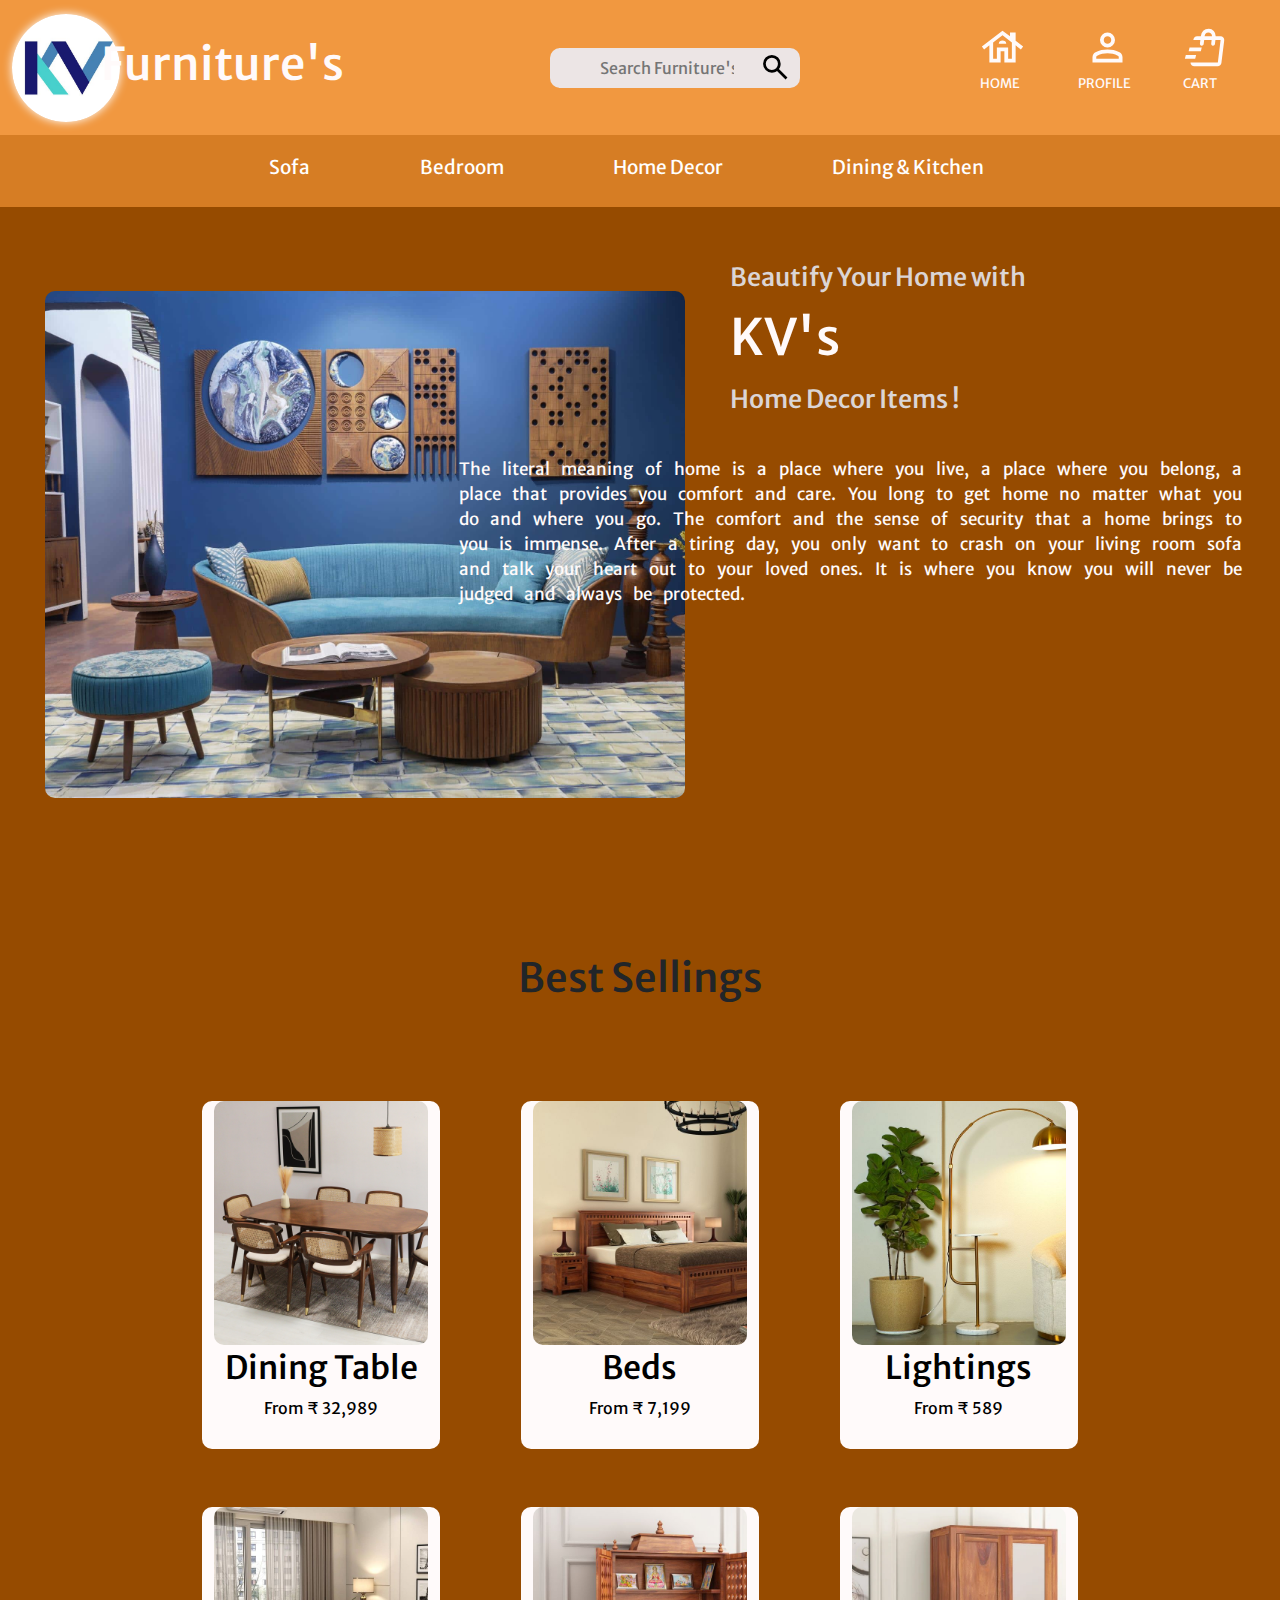
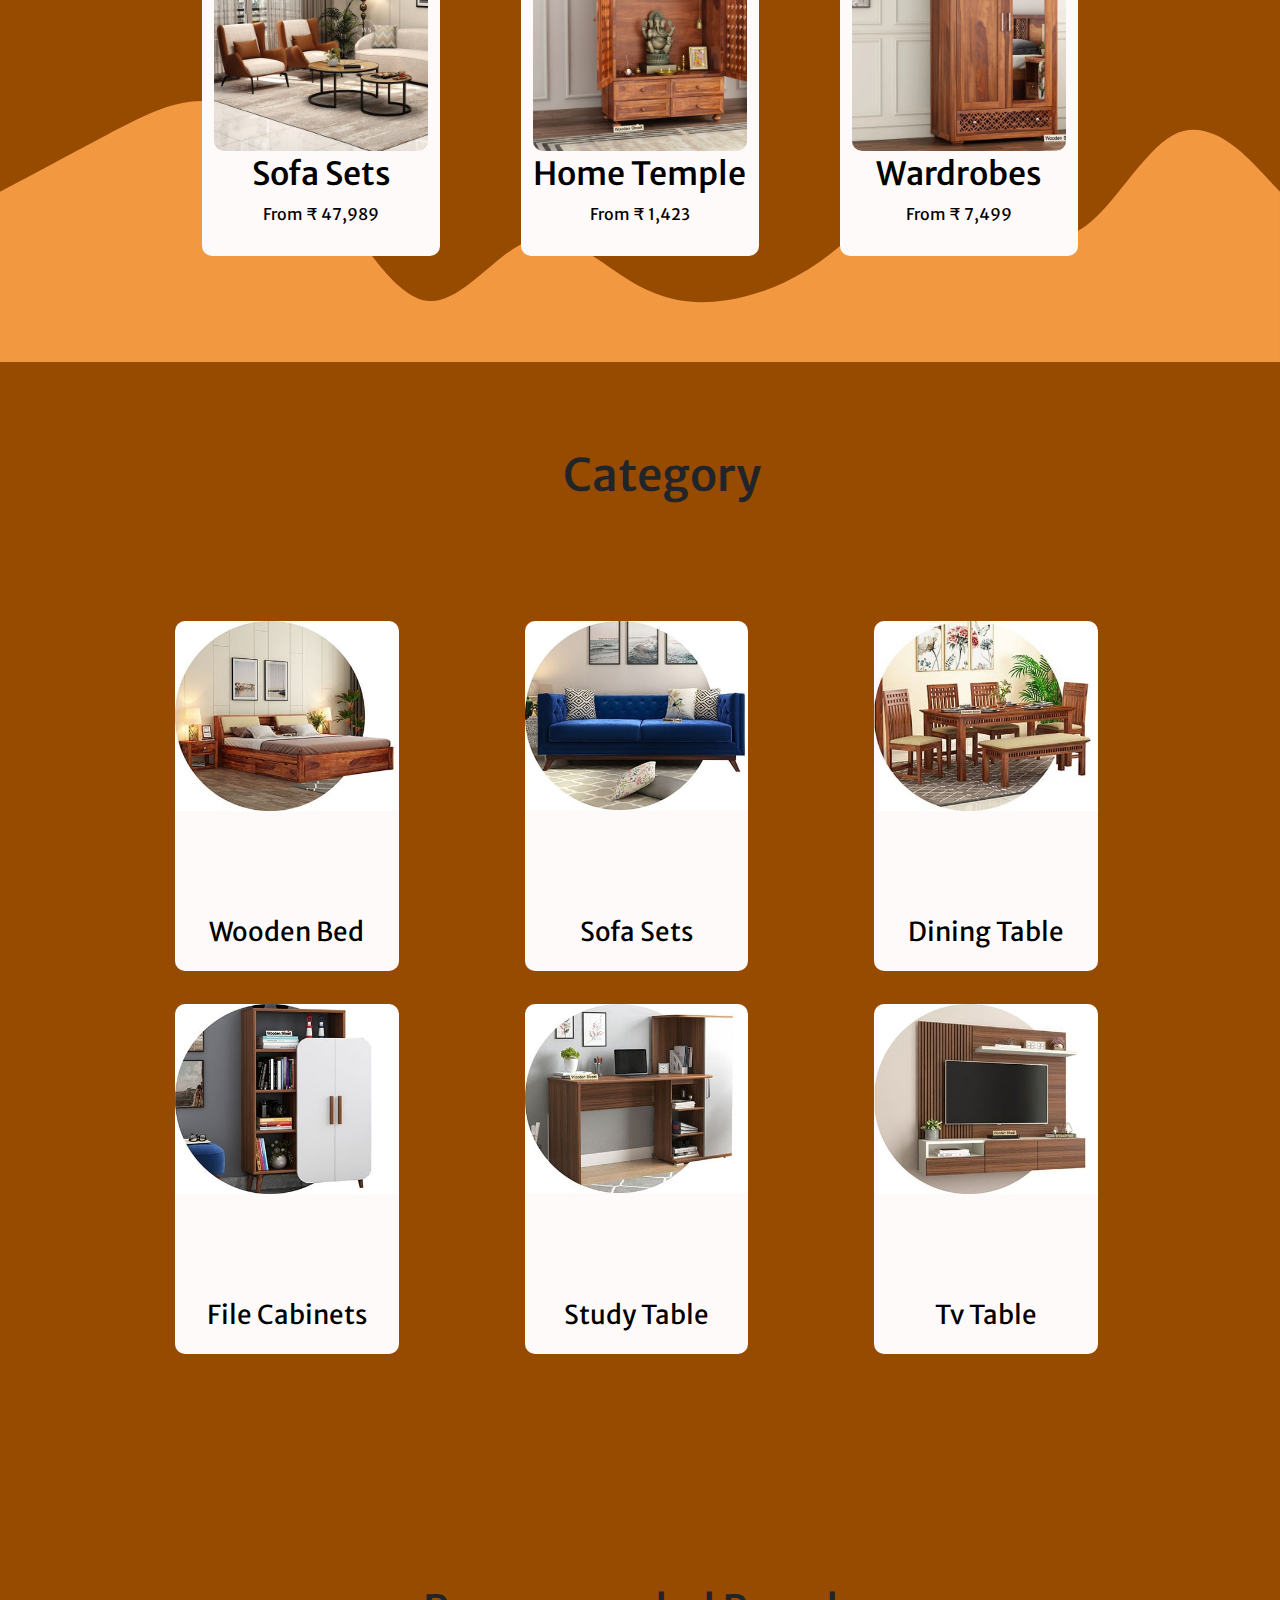
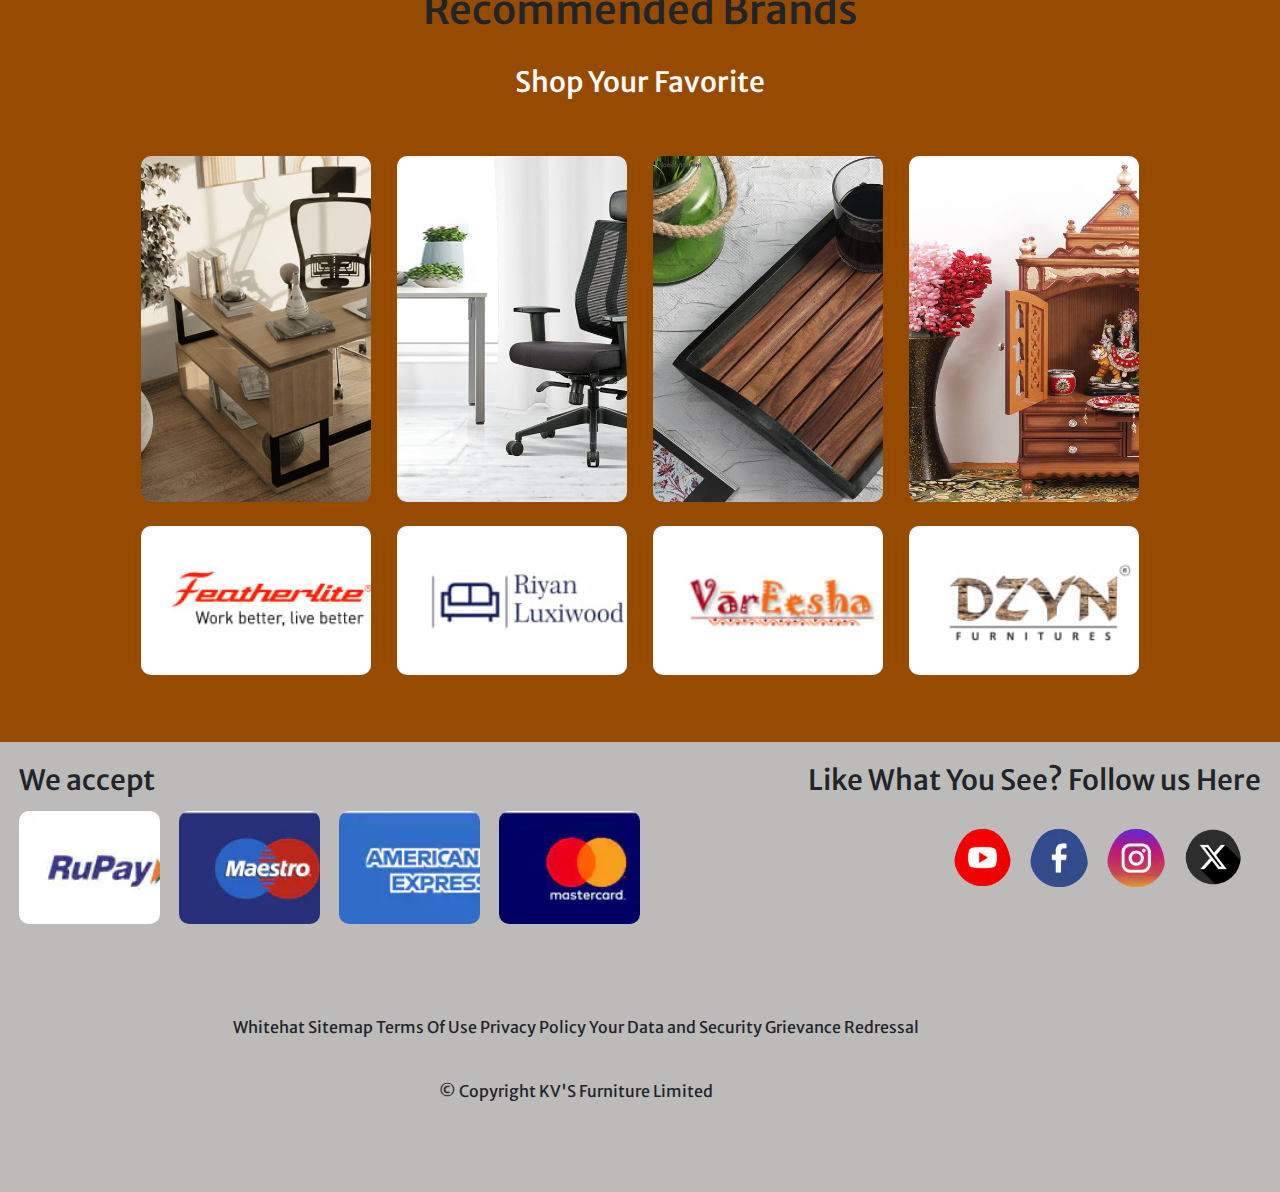
<file: index.html>
<!DOCTYPE html>
<html lang="en">

<head>
    <meta charset="UTF-8">
    <meta http-equiv="X-UA-Compatible" content="IE=edge">
    <meta name="viewport" content="width=device-width, initial-scale=1.0">
    <title>KV Furniture's</title>
    <link rel="stylesheet" href="style.css">
    <link rel="stylesheet" href="https://cdn.jsdelivr.net/npm/bootstrap@5.3.3/dist/css/bootstrap.min.css" integrity="sha384-QWTKZyjpPEjISv5WaRU9OFeRpok6YctnYmDr5pNlyT2bRjXh0JMhjY6hW+ALEwIH" crossorigin="anonymous">
</head>

<body>
    <nav>
        <div class="logo"></div>
        <h1 id="logotext">Furniture's</h1>
        <div class="search"  style = ><input type="search" placeholder="       Search Furniture's..."
                style="height: 40px;width: 200px; background-color: rgb(236, 229, 229);border: none; outline: none; padding-left: 20px;padding-right: 10px;">
                <svg xmlns="http://www.w3.org/2000/svg" height="24px" viewBox="0 -960 960 960" width="24px" fill="black"><path d="M784-120 532-372q-30 24-69 38t-83 14q-109 0-184.5-75.5T120-580q0-109 75.5-184.5T380-840q109 0 184.5 75.5T640-580q0 44-14 83t-38 69l252 252-56 56ZM380-400q75 0 127.5-52.5T560-580q0-75-52.5-127.5T380-760q-75 0-127.5 52.5T200-580q0 75 52.5 127.5T380-400Z"/></svg>
            </div>
        <ul>
            <li id="home"><a href="index.html" style="color:snow; text-decoration: none;font-size: 13px;"><svg
                        xmlns="http://www.w3.org/2000/svg" viewBox="0 -960 960 960" fill="snow">
                        <path
                            d="M200-160v-366L88-440l-48-64 440-336 160 122v-82h120v174l160 122-48 64-112-86v366H520v-240h-80v240H200Zm80-80h80v-240h240v240h80v-347L480-739 280-587v347Zm120-319h160q0-32-24-52.5T480-632q-32 0-56 20.5T400-559Zm-40 319v-240h240v240-240H360v240Z" />
                    </svg><br> HOME</a> </li>
            <li id="profile"><a href="#" style="color:snow; text-decoration: none;font-size: 13px;"><svg
                        xmlns="http://www.w3.org/2000/svg" viewBox="0 -960 960 960" fill="snow">
                        <path
                            d="M480-480q-66 0-113-47t-47-113q0-66 47-113t113-47q66 0 113 47t47 113q0 66-47 113t-113 47ZM160-160v-112q0-34 17.5-62.5T224-378q62-31 126-46.5T480-440q66 0 130 15.5T736-378q29 15 46.5 43.5T800-272v112H160Zm80-80h480v-32q0-11-5.5-20T700-306q-54-27-109-40.5T480-360q-56 0-111 13.5T260-306q-9 5-14.5 14t-5.5 20v32Zm240-320q33 0 56.5-23.5T560-640q0-33-23.5-56.5T480-720q-33 0-56.5 23.5T400-640q0 33 23.5 56.5T480-560Zm0-80Zm0 400Z" />
                        
                        </svg><br> PROFILE</a>
                        <div class="login-page">
                           <center>
                           <a href="login.html"> <button id="log">Log in</button> </a> <br>
                           <a href="singin.html"><button id="sing">Sing in</button> </a> <br><br><br>  
                            <input type="checkbox" name="" id="" >I Already have a Account
                           </center>
                        </div></li>
            <li id="cart"><a href="cart.html" style="color:snow; text-decoration: none;font-size: 13px;"><svg
                        xmlns="http://www.w3.org/2000/svg" viewBox="0 -960 960 960" fill="snow">
                        <path
                            d="m40-240 20-80h220l-20 80H40Zm80-160 20-80h260l-20 80H120Zm623 240 20-160 29-240 10-79-59 479ZM240-80q-33 0-56.5-23.5T160-160h583l59-479H692l-11 85q-2 17-15 26.5t-30 7.5q-17-2-26.5-14.5T602-564l9-75H452l-11 84q-2 17-15 27t-30 8q-17-2-27-15t-8-30l9-74H220q4-34 26-57.5t54-23.5h80q8-75 51.5-117.5T550-880q64 0 106.5 47.5T698-720h102q36 1 60 28t19 63l-60 480q-4 30-26.5 49.5T740-80H240Zm220-640h159q1-33-22.5-56.5T540-800q-35 0-55.5 21.5T460-720Z" />
                    </svg><br> CART</a>
                    <div class="cart-page">
                        <center>
                            <br>
                        </a> <button   id="cart-button"> <a href="cart.html" style="text-decoration: none;"> Go to cart </a></button><br><br><br>  
                          <p> View Cart list items</p>
                        </center>
                     </div></li>
        </ul>
        <div class="burger" onclick="showSidebar()">
            <svg xmlns="http://www.w3.org/2000/svg" height="28px" viewBox="0 -960 960 960" width="28px" fill="#000000">
                <path
                    d="M120-240v-80h520v80H120Zm664-40L584-480l200-200 56 56-144 144 144 144-56 56ZM120-440v-80h400v80H120Zm0-200v-80h520v80H120Z" />
                </svg>

        </div>
    </nav>
    <header id="sidebar">
        <div class="close" onclick="hideSidebar()"
            style="list-style-type: none;height: 4vh;width: 4vh;margin-left: 80%;margin-top: 5%;"><svg
                xmlns="http://www.w3.org2000/svg" height="30px" viewBox="0 -960 960 960" width="30px" fill="#000000">
                <path
                    d="m336-280 144-144 144 144 56-56-144-144 144-144-56-56-144 144-144-144-56 56 144 144-144 144 56 56ZM480-80q-83 0-156-31.5T197-197q-54-54-85.5-127T80-480q0-83 31.5-156T197-763q54-54 127-85.5T480-880q83 0 156 31.5T763-763q54 54 85.5 127T880-480q0 83-31.5 156T763-197q-54 54-127 85.5T480-80Zm0-80q134 0 227-93t93-227q0-134-93-227t-227-93q-134 0-227 93t-93 227q0 134 93 227t227 93Zm0-320Z" />
                </svg></div>
        <div class="ul2">
            <li> <a href="sofa.html">Sofa</a></li>
            <li><a href="bedroom.html">Bedroom</a></li>
            <li><a href="homedecors.html">Home Decor</a></li>
            <li><a href="kitchen.html">Dining & Kitchen</a></li>
            <li> <a href="login.html" id="ltxt">Login</a> </li>
            <li> <a href="singin.html" id="stxt"> Singin</a> </li>
        </div>
    </header>
    <div class="content">
        <div class="banner">
            <div class="banner_image"></div>
            <h1>
                <p id="others1"> Beautify Your Home with </p>
                <p id="kv"> KV's </p>
                <p id="others2"> Home Decor Items ! </p>
            </h1>
        </div>
        <div class="banner_content">
            <p>
                The literal meaning of home is a place where you live, a place where you belong, a place that provides
                you comfort and care. You long to get home no matter what you do and where you go. The comfort and the
                sense of security that a home brings to you is immense. After a tiring day, you only want to crash on
                your living room sofa and talk your heart out to your loved ones. It is where you know you will never be
                judged and always be protected.
            </p>
        </div>
    </div>
    <div class="content1">
        <svg xmlns="http://www.w3.org/2000/svg" viewBox="0 0 1440 320">
            <path fill="rgb(241, 152, 64)" fill-opacity="1"
                d="M0,128L20,117.3C40,107,80,85,120,64C160,43,200,21,240,26.7C280,32,320,64,360,117.3C400,171,440,245,480,250.7C520,256,560,192,600,181.3C640,171,680,213,720,234.7C760,256,800,256,840,245.3C880,235,920,213,960,176C1000,139,1040,85,1080,96C1120,107,1160,181,1200,176C1240,171,1280,85,1320,64C1360,43,1400,85,1420,106.7L1440,128L1440,320L1420,320C1400,320,1360,320,1320,320C1280,320,1240,320,1200,320C1160,320,1120,320,1080,320C1040,320,1000,320,960,320C920,320,880,320,840,320C800,320,760,320,720,320C680,320,640,320,600,320C560,320,520,320,480,320C440,320,400,320,360,320C320,320,280,320,240,320C200,320,160,320,120,320C80,320,40,320,20,320L0,320Z">
            </path>
        </svg>
        <center>
            <br>
            <br>
            <br>
            <H1> Best Sellings</H1>
            <br><br><br>
            <div class="pudhubox1">
                <div class="bestbox11">
                    <div class="best boxes21"><a href="kitchen.html" style="color: black;">
                        <div class="itimage1">
                            <div class="imgtext1">
                                <h2 style="margin-top:2%;"> Dining Table </h2>
                                <p style="margin-top:2%;"> From ₹ 32,989</p>
                            </div>
                        </div>
                    </a>
                    </div>
                    <div class="best boxes22"><a href="bedroom.html" style="color: black;">
                        <div class="itimage2">
                            <div class="imgtext2">
                                <h2 style="margin-top:2%;"> Beds </h2>
                                <p style="margin-top:2%;"> From ₹ 7,199</p>
                            </div>
                        </div>
                    </a>
                    </div>
                    <div class="best boxes3"><a href="homedecors.html" style="color: black;">
                        <div class="itimage3">
                            <div class="imgtext3">
                                <h2 style="margin-top:2%;"> Lightings </h2>
                                <p style="margin-top:2%;"> From ₹ 589 </p>
                            </div>
                        </div>
                    </a>
                    </div>
                </div>
            </div>
            <div class="pudhubox2">
                <div class="bestbox12">
                    <div class="best boxes4"><a href="sofa.html" style="color: black;">
                            <div class="itimage4">
                                <div class="imgtext4">
                                    <h2 style="margin-top:2%;"> Sofa Sets </h2>
                                    <p style="margin-top:2%;"> From ₹ 47,989</p>
                                </div>
                            </div>
                        </a> </div>
                    <div class="best boxes5"><a href="homedecors.html" style="color: black;">
                        <div class="itimage5">
                            <div class="imgtext5">
                                <h2 style="margin-top:2%;"> Home Temple</h2>
                                <p style="margin-top:2%;"> From ₹ 1,423</p>
                            </div>
                        </div>
                    </a>
                    </div>
                    <div class="best boxes6"><a href="kitchen.html" style="color: black;">
                        <div class="itimage6">
                            <div class="imgtext6">
                                <h2 style="margin-top:2%;">Wardrobes</h2>
                                <p style="margin-top:2%;">From ₹ 7,499</p>
                            </div>
                        </div>
                    </a>
                    </div>
                </div>
            </div>
        </center>
    </div>
    <div class="content2">
        <br><br>
        <center>
            <H1>Category</H1>
        </center>

        <div class="boxes1">
            <a href="bedroom.html">
            <div class="boxes box1" style="border-radius: 10px; background-color: snow;" >
                 <div class="it1" >
                    <p> Wooden Bed </p>
                </div>
                
            </div>
            </a>
            <a href="sofa.html">
            <div class="boxes box2" style="border-radius: 10px; background-color: snow;">
                <div class="it2"> <br> <br> <br>
                    <p>Sofa Sets</p>
                </div>
            </div>
            </a>
            <a href="kitchen.html">
            <div class="boxes box3" style="border-radius: 10px; background-color: snow;">
                <div class="it3"><br> <br> <br>
                    <p> Dining Table</p>
                </div>
            </div>
            </a>
        </div>

        <div class="boxes2">
            <a href="homedecors.html">
            <div class="boxes box4" style="border-radius: 10px; background-color: snow;">
                <div class="it4"> <br> <br> <br>
                    <p> File Cabinets</p>
                </div>
            </div>
            </a>
            <a href="homedecors.html">
            <div class="boxes box5" style="border-radius: 10px; background-color: snow;">
                <div class="it5"> <br> <br> <br>
                    <p> Study Table</p>
                </div>
            </div>
            </a>
            <a href="homedecors.html">
            <div class="boxes box6" style="border-radius: 10px; background-color: snow;">
                <div class="it6"> <br> <br> <br>
                    <p> Tv Table</p>
                </div>
            </div>
            </a>
        </div>
    </div>
    <div class="content3">
       
        <center>
            <br><br><br><br><br> <br>
            <h1>Recommended Brands</h1><br>
            <h3 style="color: snow;">Shop Your Favorite</h3><br><br>
            <div class="brand" data-speed="fast" onclick="addAnimation()">
                <div class="brand1">
                    <div class="brandpro1"></div><br>
                    <div class="brandlogo1"></div>
                </div>
                <div class="brand2">
                    <div class="brandpro2"></div><br>
                    <div class="brandlogo2"></div>
                </div>
                <div class="brand3">
                    <div class="brandpro3"></div><br>
                    <div class="brandlogo3"></div>
                </div>
                <div class="brand4">
                    <div class="brandpro4"></div><br>
                    <div class="brandlogo4"></div>
                </div>
            </div>
        </center>
        
    </div>
    <footer class="foot2">
        <div class="footimg1">
            <h3 id="we">We accept</h3>
            <div class="vis1"></div>
            <div class="vis2"></div>
            <div class="vis3"></div>
            <div class="vis4"></div>
        </div>
        <ul class="footimg3">
            <li>RuPay</li>
            <li>Maestro</li>
            <li>AmericanExpress</li>
            <li>MasterCard</li>
        </ul>
        <div class="footimg2">
            <h3 id="like">Like What You See? Follow us Here</h3>
            <div class="vis5"></div>
            <div class="vis6"></div>
            <div class="vis7"></div>
            <div class="vis8"></div>
        </div>
        <ul class="footimg4">
            <li>Youtube</li>
            <li>Facebook</li>
            <li>Instagram</li>
            <li>Tiwitter</li>
        </ul>
        <div class="last">
            <center>
                <br><br>
                <p>Whitehat
                    Sitemap
                    Terms Of Use
                    Privacy Policy
                    Your Data and Security
                    Grievance Redressal</p><br>
                © Copyright KV'S Furniture Limited


            </center>
        </div>
    </footer>
</body>
<script>
    function showSidebar() {
        const show = document.getElementById('sidebar');
        show.style.display = 'block'

    }

    function hideSidebar() {
        const show = document.getElementById('sidebar');
        show.style.display = 'none'
    }
    const scrollers = document.querySelectorAll(".scroller");
</script>

</html>
</file>
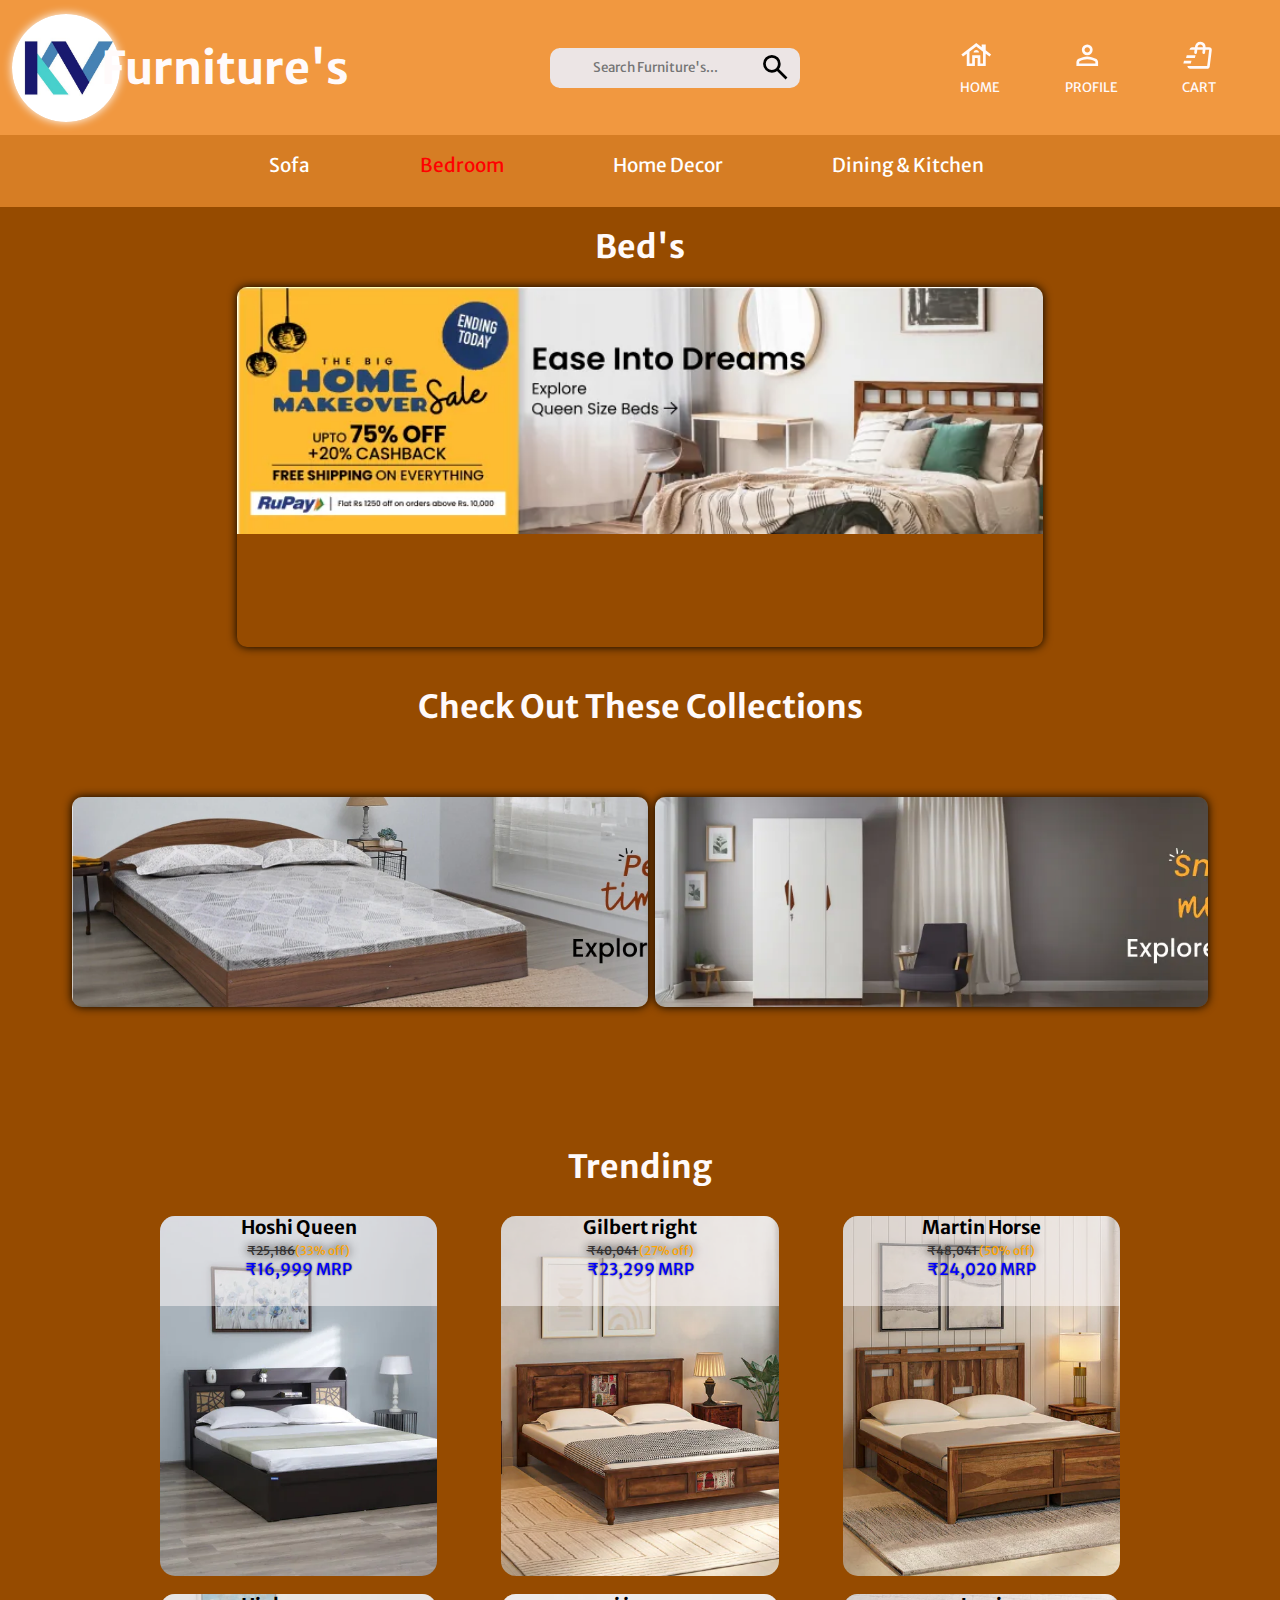
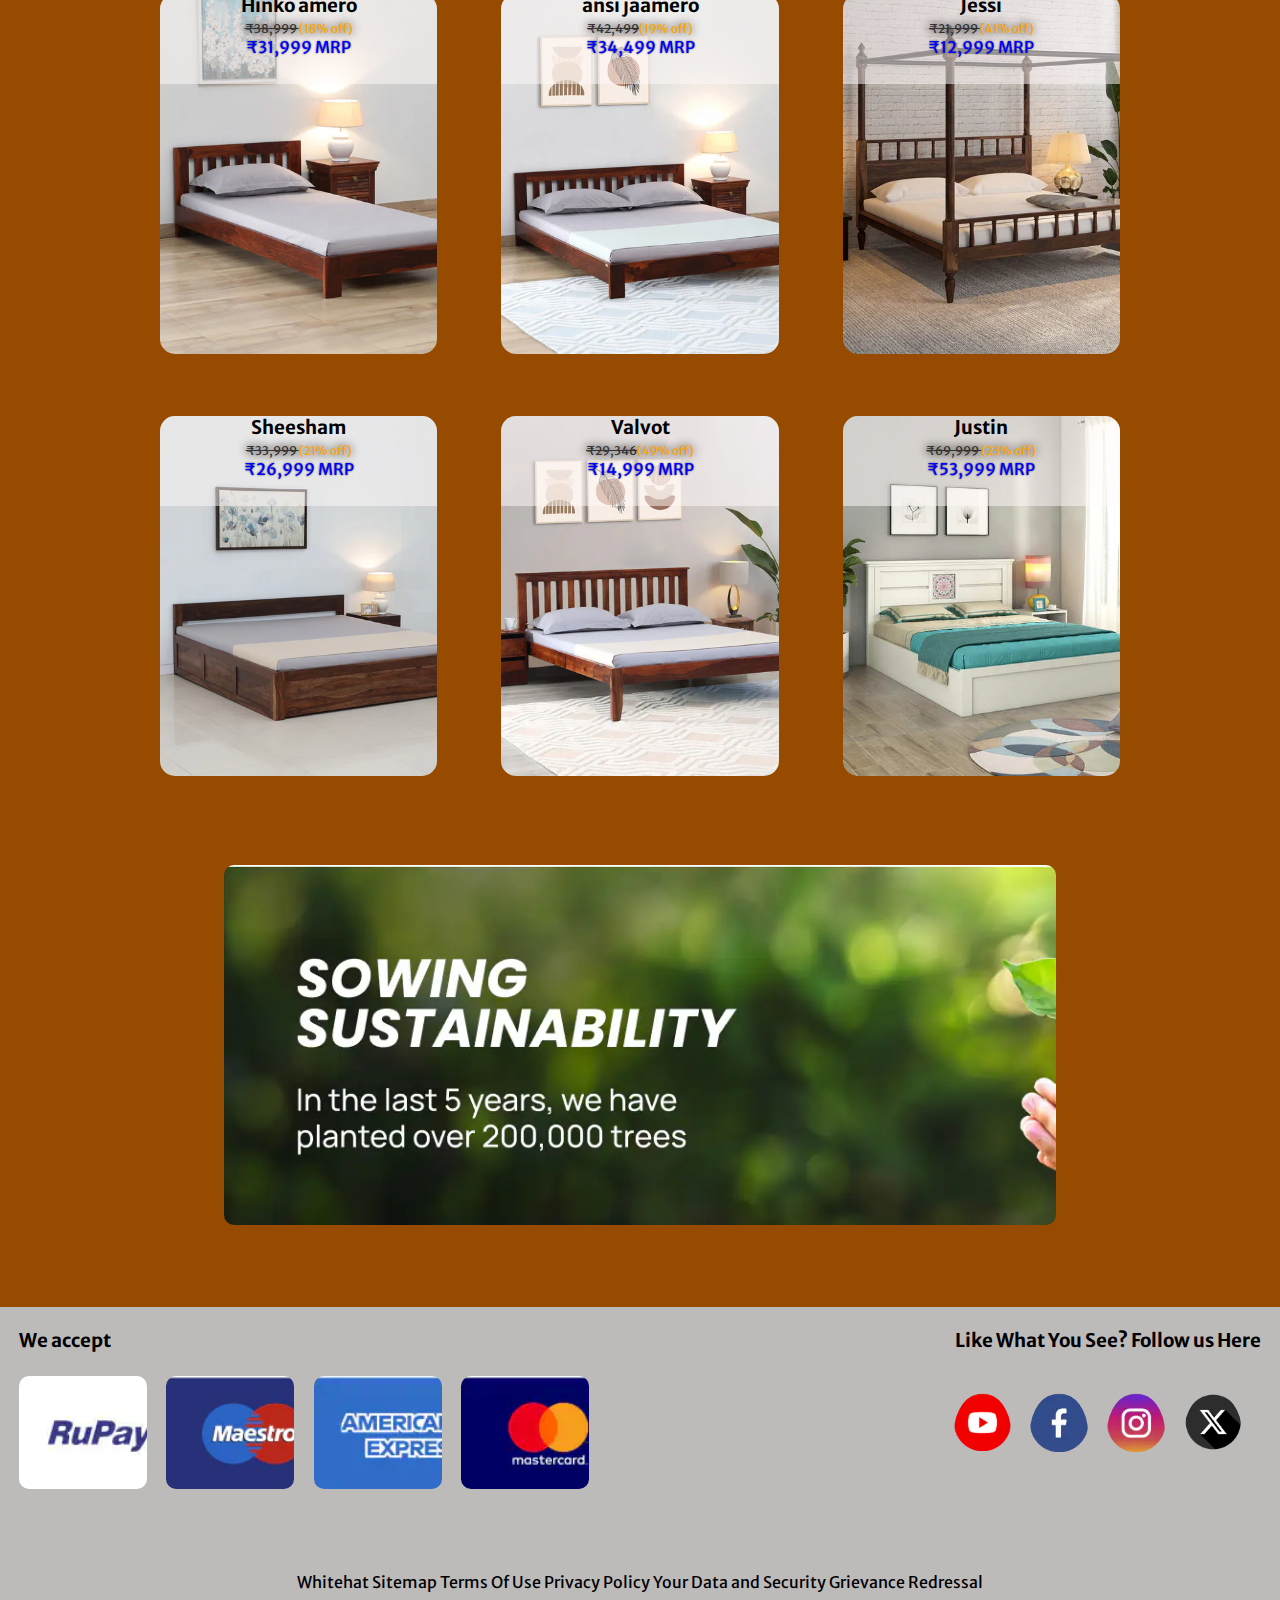
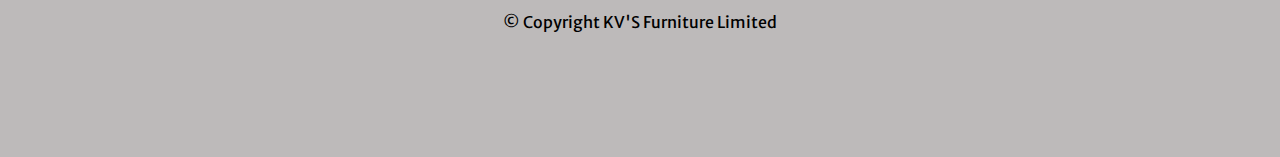
<file: bedroom.html>
<!DOCTYPE html>
<html lang="en">

<head>
    <meta charset="UTF-8">
    <meta http-equiv="X-UA-Compatible" content="IE=edge">
    <meta name="viewport" content="width=device-width, initial-scale=1.0">
    <link rel="stylesheet" href="bedroom.css">
    <title>Bedroom</title>
</head>

<body>
    <nav>
        <div class="logo"></div>
        <h1 id="logotext">Furniture's</h1>
        <div class="search"  style = ><input type="search" placeholder="       Search Furniture's..."
            style="height: 40px;width: 200px; background-color: rgb(236, 229, 229);border: none; outline: none; padding-left: 20px;padding-right: 10px;">
            <svg xmlns="http://www.w3.org/2000/svg" height="24px" viewBox="0 -960 960 960" width="24px" fill="black"><path d="M784-120 532-372q-30 24-69 38t-83 14q-109 0-184.5-75.5T120-580q0-109 75.5-184.5T380-840q109 0 184.5 75.5T640-580q0 44-14 83t-38 69l252 252-56 56ZM380-400q75 0 127.5-52.5T560-580q0-75-52.5-127.5T380-760q-75 0-127.5 52.5T200-580q0 75 52.5 127.5T380-400Z"/></svg>
        </div>
        <ul>
            <li id="home"><a href="index.html" style="color:snow; text-decoration: none;font-size: 13px;"><svg
                        xmlns="http://www.w3.org/2000/svg" viewBox="0 -960 960 960" fill="snow">
                        <path
                            d="M200-160v-366L88-440l-48-64 440-336 160 122v-82h120v174l160 122-48 64-112-86v366H520v-240h-80v240H200Zm80-80h80v-240h240v240h80v-347L480-739 280-587v347Zm120-319h160q0-32-24-52.5T480-632q-32 0-56 20.5T400-559Zm-40 319v-240h240v240-240H360v240Z" />
                    </svg><br> HOME</a> </li>
            <li id="profile"><a href="#" style="color:snow; text-decoration: none;font-size: 13px;"><svg
                        xmlns="http://www.w3.org/2000/svg" viewBox="0 -960 960 960" fill="snow">
                        <path
                            d="M480-480q-66 0-113-47t-47-113q0-66 47-113t113-47q66 0 113 47t47 113q0 66-47 113t-113 47ZM160-160v-112q0-34 17.5-62.5T224-378q62-31 126-46.5T480-440q66 0 130 15.5T736-378q29 15 46.5 43.5T800-272v112H160Zm80-80h480v-32q0-11-5.5-20T700-306q-54-27-109-40.5T480-360q-56 0-111 13.5T260-306q-9 5-14.5 14t-5.5 20v32Zm240-320q33 0 56.5-23.5T560-640q0-33-23.5-56.5T480-720q-33 0-56.5 23.5T400-640q0 33 23.5 56.5T480-560Zm0-80Zm0 400Z" />
                        
                        </svg><br> PROFILE</a>
                        <div class="login-page">
                           <center>
                           <a href="login.html"> <button id="log">Log in</button> </a> <br>
                           <a href="singin.html"><button id="sing">Sing in</button> </a> <br><br><br>  
                            <input type="checkbox" name="" id="" >I Already have a Account
                           </center>
                        </div></li>
            <li id="cart"><a href="cart.html" style="color:snow; text-decoration: none;font-size: 13px;"><svg
                        xmlns="http://www.w3.org/2000/svg" viewBox="0 -960 960 960" fill="snow">
                        <path
                            d="m40-240 20-80h220l-20 80H40Zm80-160 20-80h260l-20 80H120Zm623 240 20-160 29-240 10-79-59 479ZM240-80q-33 0-56.5-23.5T160-160h583l59-479H692l-11 85q-2 17-15 26.5t-30 7.5q-17-2-26.5-14.5T602-564l9-75H452l-11 84q-2 17-15 27t-30 8q-17-2-27-15t-8-30l9-74H220q4-34 26-57.5t54-23.5h80q8-75 51.5-117.5T550-880q64 0 106.5 47.5T698-720h102q36 1 60 28t19 63l-60 480q-4 30-26.5 49.5T740-80H240Zm220-640h159q1-33-22.5-56.5T540-800q-35 0-55.5 21.5T460-720Z" />
                    </svg><br> CART</a>
                    <div class="cart-page">
                        <center>
                            <br>
                        </a> <button   id="cart-button"> <a href="cart.html" style="text-decoration: none;"> Go to cart </a></button><br><br><br>  
                        <p> View Cart list items</p>
                      </center>
                   </div></li>
        </ul>
        <div class="burger" onclick="showSidebar()">
            <svg xmlns="http://www.w3.org/2000/svg" height="28px" viewBox="0 -960 960 960" width="28px" fill="#000000">
                <path
                    d="M120-240v-80h520v80H120Zm664-40L584-480l200-200 56 56-144 144 144 144-56 56ZM120-440v-80h400v80H120Zm0-200v-80h520v80H120Z" />
            </svg>

        </div>
    </nav>
    <header id="sidebar">
        <div class="close" onclick="hideSidebar()"
            style="list-style-type: none;height: 4vh;width: 4vh;margin-left: 80%;margin-top: 5%;"><svg
                xmlns="http://www.w3.org/2000/svg" height="30px" viewBox="0 -960 960 960" width="30px" fill="#000000">
                <path
                    d="m336-280 144-144 144 144 56-56-144-144 144-144-56-56-144 144-144-144-56 56 144 144-144 144 56 56ZM480-80q-83 0-156-31.5T197-197q-54-54-85.5-127T80-480q0-83 31.5-156T197-763q54-54 127-85.5T480-880q83 0 156 31.5T763-763q54 54 85.5 127T880-480q0 83-31.5 156T763-197q-54 54-127 85.5T480-80Zm0-80q134 0 227-93t93-227q0-134-93-227t-227-93q-134 0-227 93t-93 227q0 134 93 227t227 93Zm0-320Z" />
            </svg></div>
        <div class="ul2">
            <li> <a href="sofa.html" >Sofa</a></li>
            <li><a href="bedroom.html" style="color:red ;">Bedroom</a></li>
            <li><a href="homedecors.html">Home Decor</a></li>
            <li><a href="kitchen.html">Dining & Kitchen</a></li>
            <li> <a href="login.html" id="ltxt">Login</a> </li>
            <li> <a href="singin.html" id="stxt"> Singin</a> </li>
        </div>
    </header>
    <div class="content">
        <br>
        <center>
            <h1 >Bed's</h1><br>
            <div class="banner">

            </div><br><br>
            <h1>Check Out These Collections</h1><br><br>
            <div class="banner1">
                <div class="banner2"></div>
                <div class="banner3"></div>
            </div>
            <svg xmlns="http://www.w3.org/2000/svg" viewBox="0 0 1440 320">
                <path fill="#0099ff" fill-opacity="1"
                    d="M0,32L34.3,26.7C68.6,21,137,11,206,58.7C274.3,107,343,213,411,234.7C480,256,549,192,617,186.7C685.7,181,754,235,823,261.3C891.4,288,960,288,1029,256C1097.1,224,1166,160,1234,133.3C1302.9,107,1371,117,1406,122.7L1440,128L1440,320L1405.7,320C1371.4,320,1303,320,1234,320C1165.7,320,1097,320,1029,320C960,320,891,320,823,320C754.3,320,686,320,617,320C548.6,320,480,320,411,320C342.9,320,274,320,206,320C137.1,320,69,320,34,320L0,320Z">
                </path>
            </svg>
        </center>
    </div>
    <div class="content2" >
        <br><br>
        <center>
            <h1 onclick="hideDetails()"  >Trending</h1><br>
            <div class="sofaspro" >
                <div class="sofa1" onclick="showDetails()" >
                    <div class="price1">
                        <h3>Hoshi Queen</h3>
                        <p> <strike style="color: rgb(53, 51, 51) ;font-size: 12px;text-shadow: 0px 0px 10px black;">
                                ₹25,186</strike><span
                                style="color:orange;text-shadow: 0px 0px 10px black; font-size:12px;">(33% off)</span>
                        </p><span style="color: blue;text-shadow: 0px 0px 2px rgb(53, 52, 52);"> ₹16,999 MRP </span>
                    </div>
                    <br><br>
                    <button style="background:green ;" id="kv"> <strong> Buy now </strong></button><br>
                    <button style="background:rgb(0, 102, 255) ;" id="kv2"> <strong> Add to cart </strong></button>
                        <center> <H1 id="uv3" style="color:transparent ;display: none;cursor: pointer;font-size: 18px;">Cancel</H1></center>
                </div>
                <div class="sofa2"  onclick="showDetails2()" >
                    <div class="price2">
                        <h3>Gilbert right</h3>
                        <p> <strike style="color: rgb(53, 51, 51) ;font-size: 12px;text-shadow: 0px 0px 10px black;">
                                ₹40,041 </strike><span
                                style="color:orange;text-shadow: 0px 0px 10px black; font-size:12px;">(27% off)</span>
                        </p><span style="color: blue;text-shadow: 0px 0px 2px rgb(53, 52, 52);"> ₹23,299 MRP </span>
                    </div>
                    <br><br>
                    <button style="background:green ;" id="v2"> <strong> Buy now </strong></button><br>
                    <button style="background:rgb(0, 102, 255) ;" id="v3"> <strong> Add to cart </strong></button>
 
                </div>
                <div class="sofa3"  onclick="showDetails3()">
                    <div class="price3">
                        <h3>Martin Horse</h3>
                        <p> <strike style="color: rgb(53, 51, 51) ;font-size: 12px;text-shadow: 0px 0px 10px black;">
                            ₹48,041  </strike><span
                                style="color:orange;text-shadow: 0px 0px 10px black; font-size:12px;">(50% off)</span>
                        </p><span style="color: blue;text-shadow: 0px 0px 2px rgb(53, 52, 52);"> ₹24,020  MRP </span>
                        <br><br>
                        <button style="background:green ;" id="v4" > <strong> Buy now </strong></button><br>
                        <button style="background:rgb(0, 102, 255) ;" id="v5"> <strong> Add to cart </strong></button>
         </div>
               
                </div>
                <div class="sofa4"  onclick="showDetails4()">
                    <div class="price4">
                        <h3>Hinko amero</h3>
                        <p> <strike style="color: rgb(53, 51, 51) ;font-size: 12px;text-shadow: 0px 0px 10px black;">
                            ₹38,999  </strike><span
                                style="color:orange;text-shadow: 0px 0px 10px black; font-size:12px;">(18% off)</span>
                        </p><span style="color: blue;text-shadow: 0px 0px 2px rgb(53, 52, 52);"> ₹31,999 MRP </span>
                    </div>
                    <br><br>
                    <button style="background:green ;" id="v6"> <strong> Buy now </strong></button><br>
                    <button style="background:rgb(0, 102, 255) ;" id="v7"> <strong> Add to cart </strong></button>
 
                </div>
                <div class="sofa5"  onclick="showDetails5()">
                    <div class="price5">
                        <h3>ansi jaamero</h3>
                        <p> <strike style="color: rgb(53, 51, 51) ;font-size: 12px;text-shadow: 0px 0px 10px black;">
                            ₹42,499</strike><span
                                style="color:orange;text-shadow: 0px 0px 10px black; font-size:12px;">(19% off)</span>
                        </p><span style="color: blue;text-shadow: 0px 0px 2px rgb(53, 52, 52);"> ₹34,499 MRP </span>
                    </div>
                    <br><br>
                    <button style="background:green ;" id="v8"> <strong> Buy now </strong></button><br>
                    <button style="background:rgb(0, 102, 255) ;" id="v9"> <strong> Add to cart </strong></button>
   
                </div>
                <div class="sofa6"  onclick="showDetails6()">
                    <div class="price6">
                        <h3>Jessi</h3>
                        <p> <strike style="color: rgb(53, 51, 51) ;font-size: 12px;text-shadow: 0px 0px 10px black;">
                            ₹21,999 </strike><span
                                style="color:orange;text-shadow: 0px 0px 10px black; font-size:12px;">(41% off)</span>
                        </p><span style="color: blue;text-shadow: 0px 0px 2px rgb(53, 52, 52);"> ₹12,999  MRP </span>
                    </div>
                    <br><br>
                    <button style="background:green ;" id="v10"> <strong> Buy now </strong></button><br>
                    <button style="background:rgb(0, 102, 255) ;" id="v11"> <strong> Add to cart </strong></button>
 
                </div>
            </div>
        </center>
    </div>
    <div class="content3">
        <center>
            <div class="ndsofa">
                <div class="sofa7"  onclick="showDetails7()"><div class="price7"><h3>Sheesham</h3>
                    <p> <strike style="color: rgb(53, 51, 51) ;font-size: 12px;text-shadow: 0px 0px 10px black;">
                        ₹33,999 </strike><span
                            style="color:orange;text-shadow: 0px 0px 10px black; font-size:12px;">(21% off)</span>
                    </p><span style="color: blue;text-shadow: 0px 0px 2px rgb(53, 52, 52);"> ₹26,999 MRP </span></div> <br><br>
                    <button style="background:green ;" id="v12"> <strong> Buy now </strong></button><br>
                    <button style="background:rgb(0, 102, 255) ;" id="v13"> <strong> Add to cart </strong></button>
 </div>
                    
                    <div class="sofa8"  onclick="showDetails8()"><div class="price8"><h3>Valvot</h3>
                    <p> <strike style="color: rgb(53, 51, 51) ;font-size: 12px;text-shadow: 0px 0px 10px black;">
                        ₹29,346</strike><span
                            style="color:orange;text-shadow: 0px 0px 10px black; font-size:12px;">(49% off)</span>
                    </p><span style="color: blue;text-shadow: 0px 0px 2px rgb(53, 52, 52);"> ₹14,999 MRP </span></div><br><br>
                    <button style="background:green ;" id="v14"> <strong> Buy now </strong></button><br>
                    <button style="background:rgb(0, 102, 255) ;" id="v15"> <strong> Add to cart </strong></button>
 </div>
                <div class="sofa9"  onclick="showDetails9()"><div class="price9"><h3>Justin</h3>
                    <p> <strike style="color: rgb(53, 51, 51) ;font-size: 12px;text-shadow: 0px 0px 10px black;">
                        ₹69,999 </strike><span
                            style="color:orange;text-shadow: 0px 0px 10px black; font-size:12px;">(23% off)</span>
                    </p><span style="color: blue;text-shadow: 0px 0px 2px rgb(53, 52, 52);"> ₹53,999  MRP </span></div><br><br>
                    <button style="background:green ;" id="v16"> <strong> Buy now </strong></button><br>
                    <button style="background:rgb(0, 102, 255) ;" id="v17"> <strong> Add to cart </strong></button>
 </div>
            </div><br><br><br><br>
            <div class="tree">
            
            </div>
        </center>
       
        <svg xmlns="http://www.w3.org/2000/svg" viewBox="0 0 1440 320"><path fill="rgb(241, 152, 64)" fill-opacity="1" d="M0,64L40,85.3C80,107,160,149,240,165.3C320,181,400,171,480,154.7C560,139,640,117,720,128C800,139,880,181,960,170.7C1040,160,1120,96,1200,58.7C1280,21,1360,11,1400,5.3L1440,0L1440,320L1400,320C1360,320,1280,320,1200,320C1120,320,1040,320,960,320C880,320,800,320,720,320C640,320,560,320,480,320C400,320,320,320,240,320C160,320,80,320,40,320L0,320Z"></path></svg>
    </div>
    <footer class="foot2">
        <div class="footimg1">
            <h3 id="we">We accept</h3>
            <div class="vis1"></div>
            <div class="vis2"></div>
            <div class="vis3"></div>
            <div class="vis4"></div>
        </div>
        <ul class="footimg3">
            <li>RuPay</li>
            <li>Maestro</li>
            <li>AmericanExpress</li>
            <li>MasterCard</li>
        </ul>
        <div class="footimg2">
            <h3 id="like">Like What You See? Follow us Here</h3>
            <div class="vis5"></div>
            <div class="vis6"></div>
            <div class="vis7"></div>
            <div class="vis8"></div>
        </div>
        <ul class="footimg4">
            <li>Youtube</li>
            <li>Facebook</li>
            <li>Instagram</li>
            <li>Tiwitter</li>
        </ul>
        <div class="last">
            <center>
                <br><br>
                <p>Whitehat
                    Sitemap
                    Terms Of Use
                    Privacy Policy
                    Your Data and Security
                    Grievance Redressal</p><br>
                    © Copyright KV'S Furniture Limited
    
    
            </center>
        </div>
    </footer>
</body>
<script>
    function showSidebar() {
        const show = document.getElementById('sidebar');
        show.style.display = 'block'

    }

    function hideSidebar() {
        const show = document.getElementById('sidebar');
        show.style.display = 'none'
    }

    function showDetails() {
        const show = document.getElementById('kv');
        const show2 = document.getElementById('kv2');

        show.style.display = 'block'
        show2.style.display = 'block'


    }
    
    function hideDetails() {
       const show = document.getElementById('kv');
        const show2 = document.getElementById('kv2');

    
        show.style.display = 'none'
        show2.style.display = 'none'
    }
    function showDetails2() {
        let show = document.getElementById('v2');
        let show2 = document.getElementById('v3');
        show.style.display = 'block'
        show2.style.display = 'block'


    }
    
    function hideDetails2() {
        let show = document.getElementById('v2');
        let show2 = document.getElementById('v3');

    
        show.style.display = 'none'
        show2.style.display = 'none'
    }
         function showDetails3() {
        const show3 = document.getElementById('v4');
        const show4 = document.getElementById('v5');
        show3.style.display = 'block'
        show4.style.display = 'block'


    }
    
    function hideDetails3() {
        const show3 = document.getElementById('v4');
        const show4 = document.getElementById('v5');

    
        show3.style.display = 'none'
        show4.style.display = 'none'
    }   
     function showDetails4() {
        let show = document.getElementById('v6');
        let show2 = document.getElementById('v7');

        show.style.display = 'block'
        show2.style.display = 'block'


    }
    
    function hideDetails4() {
        let show = document.getElementById('v6');
        let show2 = document.getElementById('v7');

    
        show.style.display = 'none'
        show2.style.display = 'none'
    }    function showDetails5() {
        let show = document.getElementById('v8');
        let show2 = document.getElementById('v9');

        show.style.display = 'block'
        show2.style.display = 'block'


    }
    
    function hideDetails5() {
        let show = document.getElementById('v8');
        let show2 = document.getElementById('v9');

    
        show.style.display = 'none'
        show2.style.display = 'none'
    }    function showDetails6() {
        let show = document.getElementById('v10');
        let show2 = document.getElementById('v11');

        show.style.display = 'block'
        show2.style.display = 'block'


    }
    
    function hideDetails6() {
        let show = document.getElementById('v10');
        let show2 = document.getElementById('v11');

    
        show.style.display = 'none'
        show2.style.display = 'none'
    }    function showDetails7() {
        let show = document.getElementById('v12');
        let show2 = document.getElementById('v13');

        show.style.display = 'block'
        show2.style.display = 'block'


    }
    
    function hideDetails7() {
        let show = document.getElementById('v12');
        let show2 = document.getElementById('v13');
        let show3 = document.getElementById('v');
    
        show.style.display = 'none'
        show2.style.display = 'none'
    }    function showDetails8() {
        let show = document.getElementById('v14');
        let show2 = document.getElementById('v15');

        show.style.display = 'block'
        show2.style.display = 'block'


    }
    
    function hideDetails8() {
        let show = document.getElementById('v14');
        let show2 = document.getElementById('v15');

    
        show.style.display = 'none'
        show2.style.display = 'none'
    }    function showDetails9() {
        let show = document.getElementById('v16');
        let show2 = document.getElementById('v17');

        show.style.display = 'block'
        show2.style.display = 'block'


    }
    
    function hideDetails9() {
        let show = document.getElementById('v16');
        let show2 = document.getElementById('v17');

    
        show.style.display = 'none'
        show2.style.display = 'none'
    }
</script>

</html>
</file>
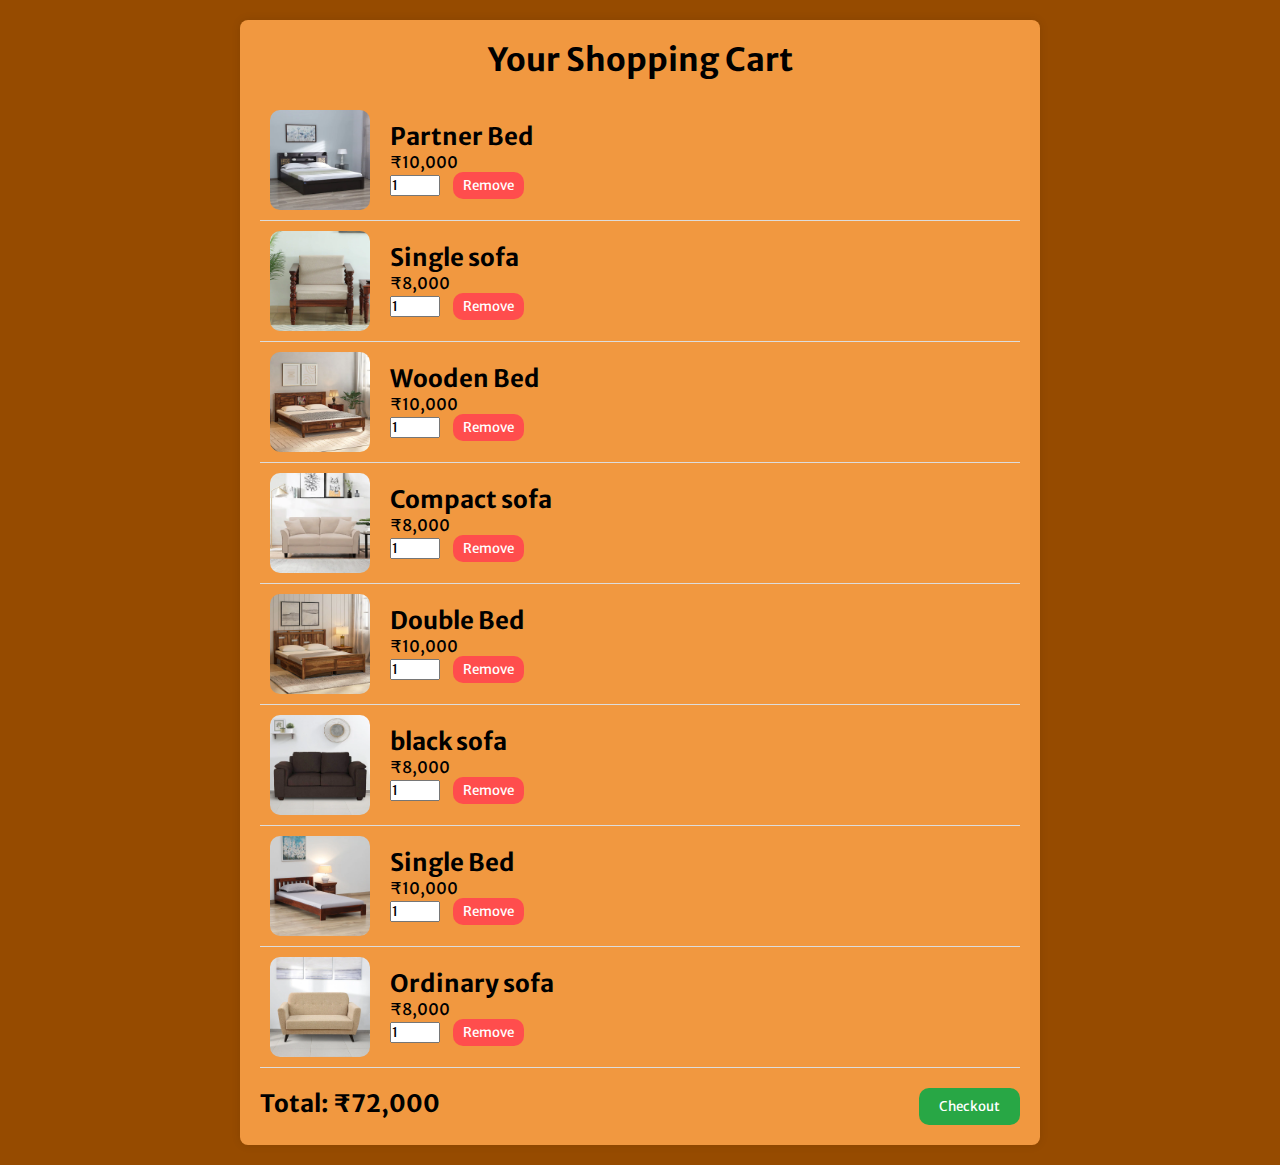
<file: cart.html>
<!DOCTYPE html>
<html lang="en">
<head>
    <meta charset="UTF-8">
    <meta name="viewport" content="width=device-width, initial-scale=1.0">
    <link rel="stylesheet" href="cart.css">
    <title>Shopping Cart</title>
</head>
<body>
    <div class="container">
        <h1>Your Shopping Cart</h1>
        <div class="cart">
            <div class="cart-item">
                <img src="bed1.webp" alt="Product Image">
                <div class="item-details">
                    <h2>Partner Bed</h2>
                    <p> ₹10,000</p>
                    <input type="number" value="1" min="1" class="quantity">
                    <button class="remove-btn">Remove</button>
                </div>
            </div>
            <div class="cart-item">
                <img src="sofa1.webp" alt="Product Image">
                <div class="item-details">
                    <h2>Single sofa</h2>
                    <p> ₹8,000</p>
                    <input type="number" value="1" min="1" class="quantity">
                    <button class="remove-btn">Remove</button>
                </div>
            </div>
            <div class="cart-item">
                <img src="bed2.webp" alt="Product Image">
                <div class="item-details">
                    <h2>Wooden Bed</h2>
                    <p> ₹10,000</p>
                    <input type="number" value="1" min="1" class="quantity">
                    <button class="remove-btn">Remove</button>
                </div>
            </div>
            <div class="cart-item">
                <img src="sofa2.webp" alt="Product Image">
                <div class="item-details">
                    <h2>Compact sofa</h2>
                    <p> ₹8,000</p>
                    <input type="number" value="1" min="1" class="quantity">
                    <button class="remove-btn">Remove</button>
                </div>
            </div>
            <div class="cart-item">
                <img src="bed3.webp" alt="Product Image">
                <div class="item-details">
                    <h2>Double Bed</h2>
                    <p> ₹10,000</p>
                    <input type="number" value="1" min="1" class="quantity">
                    <button class="remove-btn">Remove</button>
                </div>
            </div>
            <div class="cart-item">
                <img src="sofa3.webp" alt="Product Image">
                <div class="item-details">
                    <h2>black sofa</h2>
                    <p> ₹8,000</p>
                    <input type="number" value="1" min="1" class="quantity">
                    <button class="remove-btn">Remove</button>
                </div>
            </div>
            <div class="cart-item">
                <img src="bed4.webp" alt="Product Image">
                <div class="item-details">
                    <h2>Single Bed</h2>
                    <p> ₹10,000</p>
                    <input type="number" value="1" min="1" class="quantity">
                    <button class="remove-btn">Remove</button>
                </div>
            </div>
            <div class="cart-item">
                <img src="sofa4.webp" alt="Product Image">
                <div class="item-details">
                    <h2>Ordinary sofa</h2>
                    <p> ₹8,000</p>
                    <input type="number" value="1" min="1" class="quantity">
                    <button class="remove-btn">Remove</button>
                </div>
            </div>
            <div class="total">
                <h2>Total:  ₹72,000</h2>
                <button class="checkout-btn">Checkout</button>
            </div>
        </div>
    </div>
    <script >
  document.addEventListener("DOMContentLoaded", function() {
            // Get all the remove buttons
            const removeButtons = document.querySelectorAll('.remove-btn');

            // Loop through each button and add a click event listener
            removeButtons.forEach(button => {
                button.addEventListener('click', function() {
                    // Get the cart item that contains this button
                    const cartItem = this.closest('.cart-item');
                    // Remove the cart item from the DOM
                    cartItem.remove();
                    // Update the total price
                    updateTotal();
                });
            });

            // Function to update the total price
            function updateTotal() {
                const cartItems = document.querySelectorAll('.cart-item');
                let total = 0;

                cartItems.forEach(item => {
                    const priceText = item.querySelector('p').innerText; // Get the price text
                    const price = parseInt(priceText.replace('₹', '').replace(',', '').trim()); // Convert to number
                    const quantity = item.querySelector('.quantity').value; // Get the quantity
                    total += price * quantity; // Calculate total
                });

                // Update the total display
                const totalDisplay = document.querySelector('.total h2');
                totalDisplay.innerText = `Total: ₹${total.toLocaleString()}`; // Format total with commas
            }
        });
    </script>
</body>
</html>
</file>
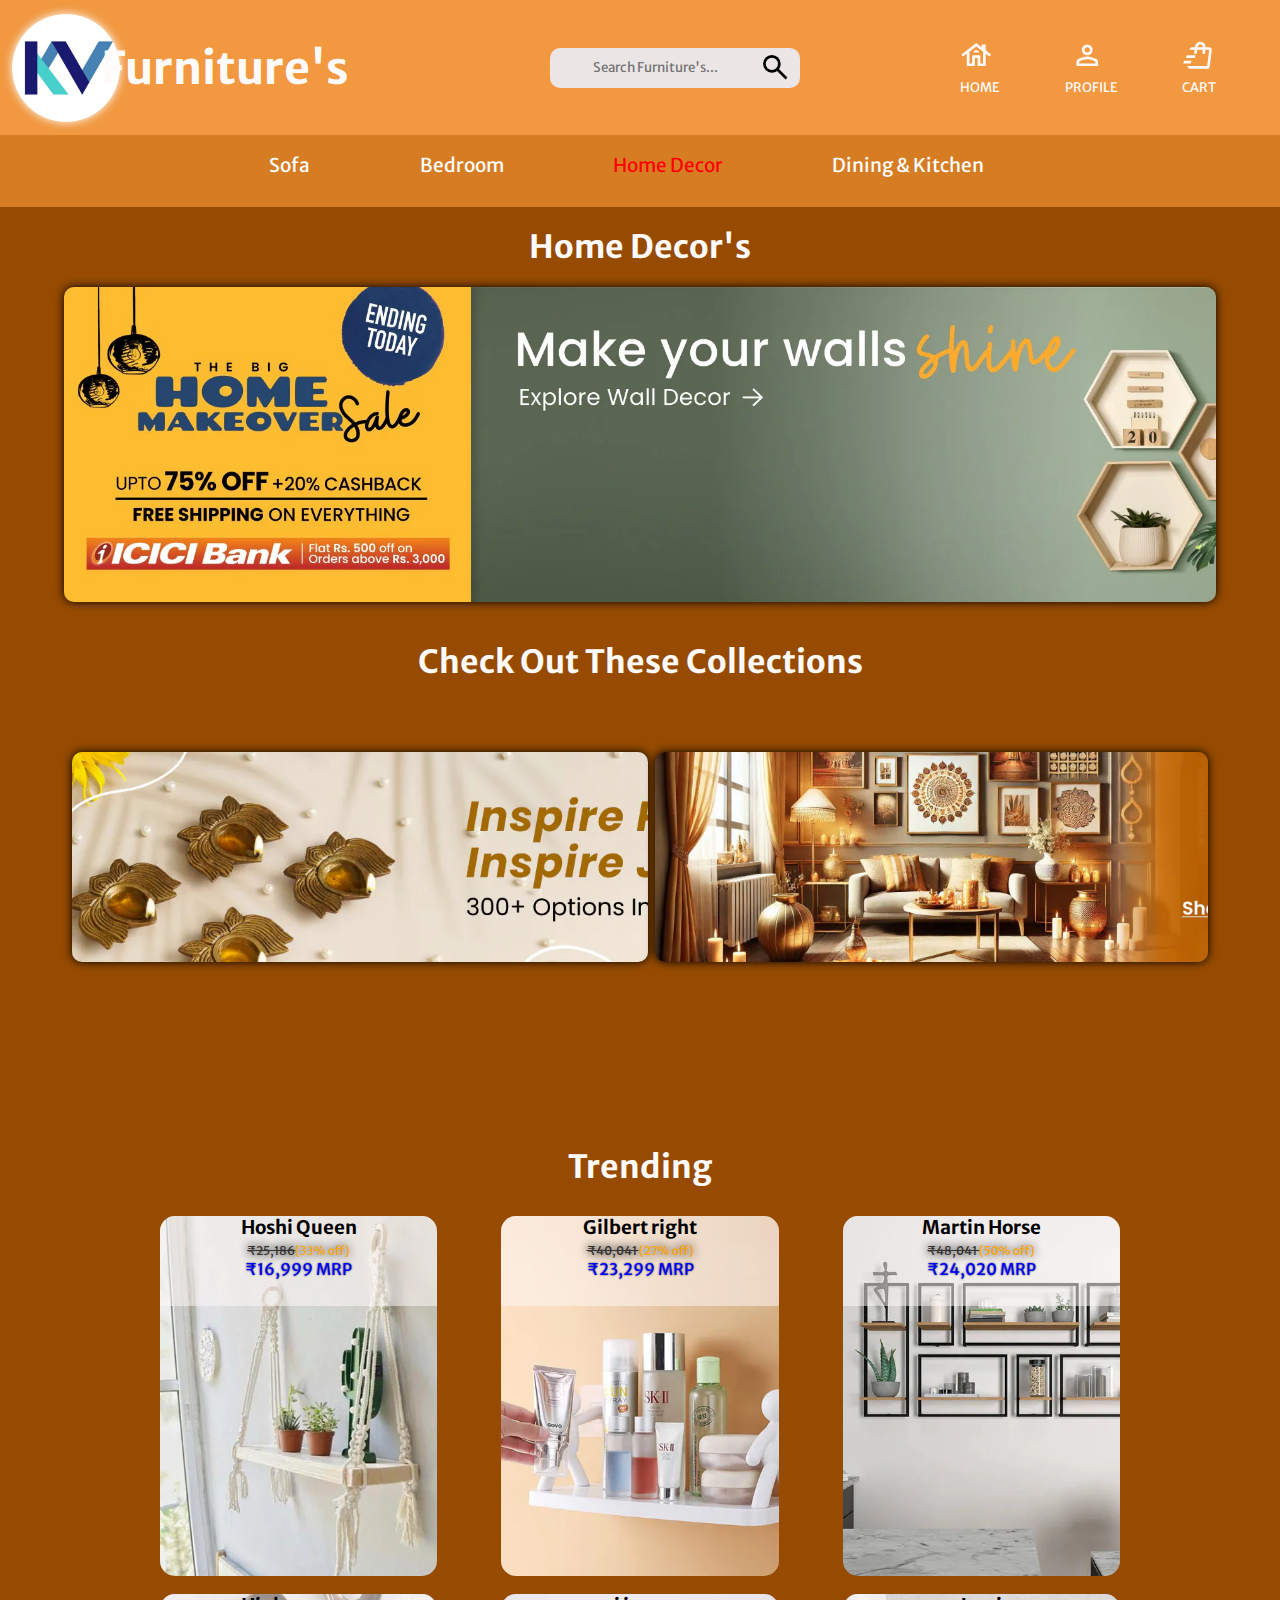
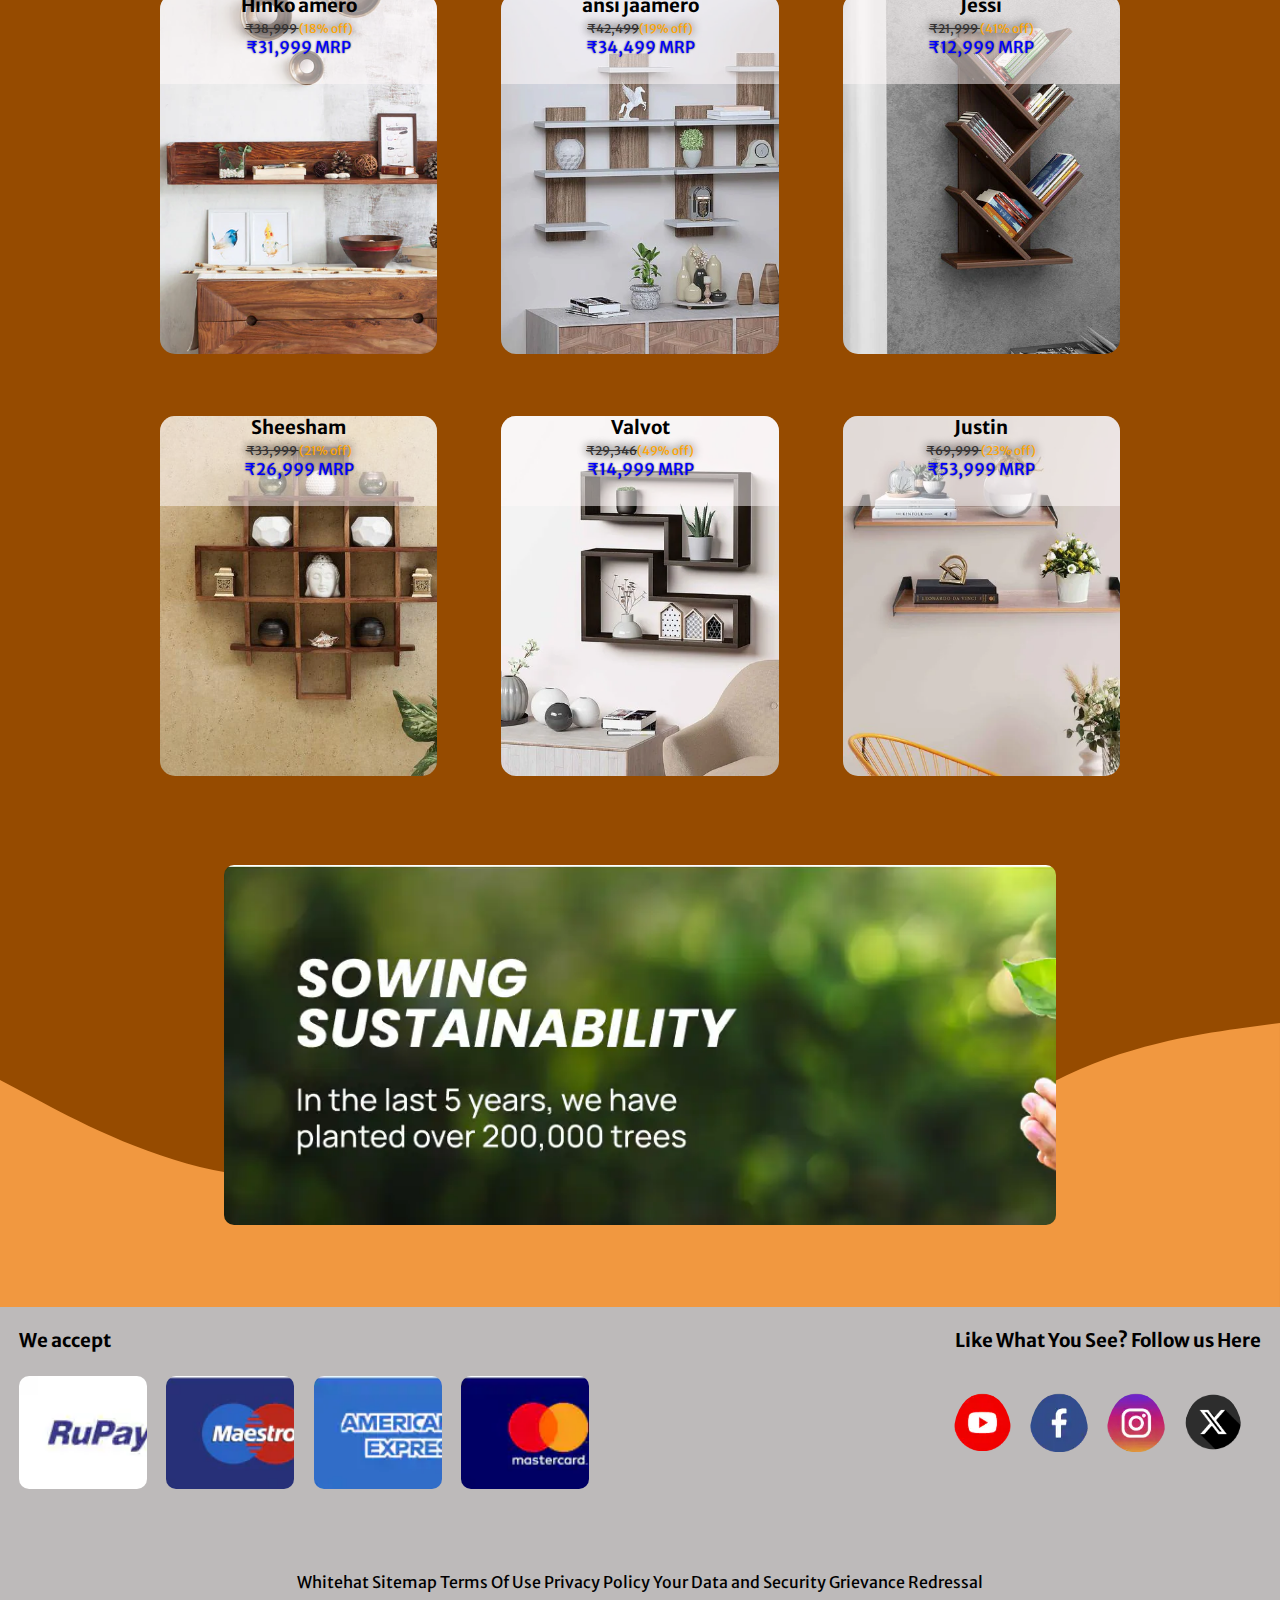
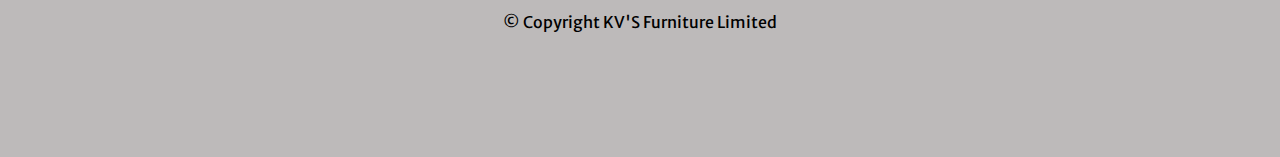
<file: homedecors.html>
<!DOCTYPE html>
<html lang="en">

<head>
    <meta charset="UTF-8">
    <meta http-equiv="X-UA-Compatible" content="IE=edge">
    <meta name="viewport" content="width=device-width, initial-scale=1.0">
    <link rel="stylesheet" href="homedecors.css">
    <title>Homedecors</title>
</head>

<body>
    <nav>
        <div class="logo"></div>
        <h1 id="logotext">Furniture's</h1>
        <div class="search"  style = ><input type="search" placeholder="       Search Furniture's..."
            style="height: 40px;width: 200px; background-color: rgb(236, 229, 229);border: none; outline: none; padding-left: 20px;padding-right: 10px;">
            <svg xmlns="http://www.w3.org/2000/svg" height="24px" viewBox="0 -960 960 960" width="24px" fill="black"><path d="M784-120 532-372q-30 24-69 38t-83 14q-109 0-184.5-75.5T120-580q0-109 75.5-184.5T380-840q109 0 184.5 75.5T640-580q0 44-14 83t-38 69l252 252-56 56ZM380-400q75 0 127.5-52.5T560-580q0-75-52.5-127.5T380-760q-75 0-127.5 52.5T200-580q0 75 52.5 127.5T380-400Z"/></svg>
        </div>
        <ul>
            <li id="home"><a href="index.html" style="color:snow; text-decoration: none;font-size: 13px;"><svg
                        xmlns="http://www.w3.org/2000/svg" viewBox="0 -960 960 960" fill="snow">
                        <path
                            d="M200-160v-366L88-440l-48-64 440-336 160 122v-82h120v174l160 122-48 64-112-86v366H520v-240h-80v240H200Zm80-80h80v-240h240v240h80v-347L480-739 280-587v347Zm120-319h160q0-32-24-52.5T480-632q-32 0-56 20.5T400-559Zm-40 319v-240h240v240-240H360v240Z" />
                    </svg><br> HOME</a> </li>
            <li id="profile"><a href="#" style="color:snow; text-decoration: none;font-size: 13px;"><svg
                        xmlns="http://www.w3.org/2000/svg" viewBox="0 -960 960 960" fill="snow">
                        <path
                            d="M480-480q-66 0-113-47t-47-113q0-66 47-113t113-47q66 0 113 47t47 113q0 66-47 113t-113 47ZM160-160v-112q0-34 17.5-62.5T224-378q62-31 126-46.5T480-440q66 0 130 15.5T736-378q29 15 46.5 43.5T800-272v112H160Zm80-80h480v-32q0-11-5.5-20T700-306q-54-27-109-40.5T480-360q-56 0-111 13.5T260-306q-9 5-14.5 14t-5.5 20v32Zm240-320q33 0 56.5-23.5T560-640q0-33-23.5-56.5T480-720q-33 0-56.5 23.5T400-640q0 33 23.5 56.5T480-560Zm0-80Zm0 400Z" />
                        
                        </svg><br> PROFILE</a>
                        <div class="login-page">
                           <center>
                           <a href="login.html"> <button id="log">Log in</button> </a> <br>
                           <a href="singin.html"><button id="sing">Sing in</button> </a> <br><br><br>  
                            <input type="checkbox" name="" id="" >I Already have a Account
                           </center>
                        </div></li>
            <li id="cart"><a href="cart.html" style="color:snow; text-decoration: none;font-size: 13px;"><svg
                        xmlns="http://www.w3.org/2000/svg" viewBox="0 -960 960 960" fill="snow">
                        <path
                            d="m40-240 20-80h220l-20 80H40Zm80-160 20-80h260l-20 80H120Zm623 240 20-160 29-240 10-79-59 479ZM240-80q-33 0-56.5-23.5T160-160h583l59-479H692l-11 85q-2 17-15 26.5t-30 7.5q-17-2-26.5-14.5T602-564l9-75H452l-11 84q-2 17-15 27t-30 8q-17-2-27-15t-8-30l9-74H220q4-34 26-57.5t54-23.5h80q8-75 51.5-117.5T550-880q64 0 106.5 47.5T698-720h102q36 1 60 28t19 63l-60 480q-4 30-26.5 49.5T740-80H240Zm220-640h159q1-33-22.5-56.5T540-800q-35 0-55.5 21.5T460-720Z" />
                    </svg><br> CART</a>
                    <div class="cart-page">
                        <center>
                            <br>
                        </a> <button   id="cart-button"> <a href="cart.html" style="text-decoration: none;"> Go to cart </a></button><br><br><br>  
                        <p> View Cart list items</p>
                      </center>
                   </div></li>
        </ul>
        <div class="burger" onclick="showSidebar()">
            <svg xmlns="http://www.w3.org/2000/svg" height="28px" viewBox="0 -960 960 960" width="28px" fill="#000000">
                <path
                    d="M120-240v-80h520v80H120Zm664-40L584-480l200-200 56 56-144 144 144 144-56 56ZM120-440v-80h400v80H120Zm0-200v-80h520v80H120Z" />
            </svg>

        </div>
    </nav>
    <header id="sidebar">
        <div class="close" onclick="hideSidebar()"
            style="list-style-type: none;height: 4vh;width: 4vh;margin-left: 80%;margin-top: 5%;"><svg
                xmlns="http://www.w3.org/2000/svg" height="30px" viewBox="0 -960 960 960" width="30px" fill="#000000">
                <path
                    d="m336-280 144-144 144 144 56-56-144-144 144-144-56-56-144 144-144-144-56 56 144 144-144 144 56 56ZM480-80q-83 0-156-31.5T197-197q-54-54-85.5-127T80-480q0-83 31.5-156T197-763q54-54 127-85.5T480-880q83 0 156 31.5T763-763q54 54 85.5 127T880-480q0 83-31.5 156T763-197q-54 54-127 85.5T480-80Zm0-80q134 0 227-93t93-227q0-134-93-227t-227-93q-134 0-227 93t-93 227q0 134 93 227t227 93Zm0-320Z" />
            </svg></div>
        <div class="ul2">
            <li> <a href="sofa.html" >Sofa</a></li>
            <li><a href="bedroom.html" >Bedroom</a></li>
            <li><a href="homedecors.html" style="color:red ;">Home Decor</a></li>
            <li><a href="kitchen.html">Dining & Kitchen</a></li>
            <li> <a href="login.html" id="ltxt">Login</a> </li>
            <li> <a href="singin.html" id="stxt"> Singin</a> </li>
        </div>
    </header>
    <div class="content">
        <br>
        <center>
            <h1>Home Decor's</h1><br>
            <div class="banner">

            </div><br><br>
            <h1>Check Out These Collections</h1><br><br>
            <div class="banner1">
                <div class="banner2"></div>
                <div class="banner3"></div>
            </div>
            <svg xmlns="http://www.w3.org/2000/svg" viewBox="0 0 1440 320">
                <path fill="#0099ff" fill-opacity="1"
                    d="M0,32L34.3,26.7C68.6,21,137,11,206,58.7C274.3,107,343,213,411,234.7C480,256,549,192,617,186.7C685.7,181,754,235,823,261.3C891.4,288,960,288,1029,256C1097.1,224,1166,160,1234,133.3C1302.9,107,1371,117,1406,122.7L1440,128L1440,320L1405.7,320C1371.4,320,1303,320,1234,320C1165.7,320,1097,320,1029,320C960,320,891,320,823,320C754.3,320,686,320,617,320C548.6,320,480,320,411,320C342.9,320,274,320,206,320C137.1,320,69,320,34,320L0,320Z">
                </path>
            </svg>
        </center>
    </div>
    <div class="content2" >
        <br><br>
        <center>
            <h1 onclick="hideDetails()"  >Trending</h1><br>
            <div class="sofaspro" >
                <div class="sofa1" onclick="showDetails()" >
                    <div class="price1">
                        <h3>Hoshi Queen</h3>
                        <p> <strike style="color: rgb(53, 51, 51) ;font-size: 12px;text-shadow: 0px 0px 10px black;">
                                ₹25,186</strike><span
                                style="color:orange;text-shadow: 0px 0px 10px black; font-size:12px;">(33% off)</span>
                        </p><span style="color: blue;text-shadow: 0px 0px 2px rgb(53, 52, 52);"> ₹16,999 MRP </span>
                    </div>
                    <br><br>
                    <button style="background:green ;" id="kv"> <strong> Buy now </strong></button><br>
                    <button style="background:rgb(0, 102, 255) ;" id="kv2"> <strong> Add to cart </strong></button>
                        <center> <H1 id="uv3" style="color:transparent ;display: none;cursor: pointer;font-size: 18px;">Cancel</H1></center>
                </div>
                <div class="sofa2"  onclick="showDetails2()" >
                    <div class="price2">
                        <h3>Gilbert right</h3>
                        <p> <strike style="color: rgb(53, 51, 51) ;font-size: 12px;text-shadow: 0px 0px 10px black;">
                                ₹40,041 </strike><span
                                style="color:orange;text-shadow: 0px 0px 10px black; font-size:12px;">(27% off)</span>
                        </p><span style="color: blue;text-shadow: 0px 0px 2px rgb(53, 52, 52);"> ₹23,299 MRP </span>
                    </div>
                    <br><br>
                    <button style="background:green ;" id="v2"> <strong> Buy now </strong></button><br>
                    <button style="background:rgb(0, 102, 255) ;" id="v3"> <strong> Add to cart </strong></button>
 
                </div>
                <div class="sofa3"  onclick="showDetails3()">
                    <div class="price3">
                        <h3>Martin Horse</h3>
                        <p> <strike style="color: rgb(53, 51, 51) ;font-size: 12px;text-shadow: 0px 0px 10px black;">
                            ₹48,041  </strike><span
                                style="color:orange;text-shadow: 0px 0px 10px black; font-size:12px;">(50% off)</span>
                        </p><span style="color: blue;text-shadow: 0px 0px 2px rgb(53, 52, 52);"> ₹24,020  MRP </span>
                        <br><br>
                        <button style="background:green ;" id="v4" > <strong> Buy now </strong></button><br>
                        <button style="background:rgb(0, 102, 255) ;" id="v5"> <strong> Add to cart </strong></button>
         </div>
               
                </div>
                <div class="sofa4"  onclick="showDetails4()">
                    <div class="price4">
                        <h3>Hinko amero</h3>
                        <p> <strike style="color: rgb(53, 51, 51) ;font-size: 12px;text-shadow: 0px 0px 10px black;">
                            ₹38,999  </strike><span
                                style="color:orange;text-shadow: 0px 0px 10px black; font-size:12px;">(18% off)</span>
                        </p><span style="color: blue;text-shadow: 0px 0px 2px rgb(53, 52, 52);"> ₹31,999 MRP </span>
                    </div>
                    <br><br>
                    <button style="background:green ;" id="v6"> <strong> Buy now </strong></button><br>
                    <button style="background:rgb(0, 102, 255) ;" id="v7"> <strong> Add to cart </strong></button>
 
                </div>
                <div class="sofa5"  onclick="showDetails5()">
                    <div class="price5">
                        <h3>ansi jaamero</h3>
                        <p> <strike style="color: rgb(53, 51, 51) ;font-size: 12px;text-shadow: 0px 0px 10px black;">
                            ₹42,499</strike><span
                                style="color:orange;text-shadow: 0px 0px 10px black; font-size:12px;">(19% off)</span>
                        </p><span style="color: blue;text-shadow: 0px 0px 2px rgb(53, 52, 52);"> ₹34,499 MRP </span>
                    </div>
                    <br><br>
                    <button style="background:green ;" id="v8"> <strong> Buy now </strong></button><br>
                    <button style="background:rgb(0, 102, 255) ;" id="v9"> <strong> Add to cart </strong></button>
   
                </div>
                <div class="sofa6"  onclick="showDetails6()">
                    <div class="price6">
                        <h3>Jessi</h3>
                        <p> <strike style="color: rgb(53, 51, 51) ;font-size: 12px;text-shadow: 0px 0px 10px black;">
                            ₹21,999 </strike><span
                                style="color:orange;text-shadow: 0px 0px 10px black; font-size:12px;">(41% off)</span>
                        </p><span style="color: blue;text-shadow: 0px 0px 2px rgb(53, 52, 52);"> ₹12,999  MRP </span>
                    </div>
                    <br><br>
                    <button style="background:green ;" id="v10"> <strong> Buy now </strong></button><br>
                    <button style="background:rgb(0, 102, 255) ;" id="v11"> <strong> Add to cart </strong></button>
 
                </div>
            </div>
        </center>
    </div>
    <div class="content3">
        <center>
            <div class="ndsofa">
                <div class="sofa7"  onclick="showDetails7()"><div class="price7"><h3>Sheesham</h3>
                    <p> <strike style="color: rgb(53, 51, 51) ;font-size: 12px;text-shadow: 0px 0px 10px black;">
                        ₹33,999 </strike><span
                            style="color:orange;text-shadow: 0px 0px 10px black; font-size:12px;">(21% off)</span>
                    </p><span style="color: blue;text-shadow: 0px 0px 2px rgb(53, 52, 52);"> ₹26,999 MRP </span></div> <br><br>
                    <button style="background:green ;" id="v12"> <strong> Buy now </strong></button><br>
                    <button style="background:rgb(0, 102, 255) ;" id="v13"> <strong> Add to cart </strong></button>
 </div>
                    
                    <div class="sofa8"  onclick="showDetails8()"><div class="price8"><h3>Valvot</h3>
                    <p> <strike style="color: rgb(53, 51, 51) ;font-size: 12px;text-shadow: 0px 0px 10px black;">
                        ₹29,346</strike><span
                            style="color:orange;text-shadow: 0px 0px 10px black; font-size:12px;">(49% off)</span>
                    </p><span style="color: blue;text-shadow: 0px 0px 2px rgb(53, 52, 52);"> ₹14,999 MRP </span></div><br><br>
                    <button style="background:green ;" id="v14"> <strong> Buy now </strong></button><br>
                    <button style="background:rgb(0, 102, 255) ;" id="v15"> <strong> Add to cart </strong></button>
 </div>
                <div class="sofa9"  onclick="showDetails9()"><div class="price9"><h3>Justin</h3>
                    <p> <strike style="color: rgb(53, 51, 51) ;font-size: 12px;text-shadow: 0px 0px 10px black;">
                        ₹69,999 </strike><span
                            style="color:orange;text-shadow: 0px 0px 10px black; font-size:12px;">(23% off)</span>
                    </p><span style="color: blue;text-shadow: 0px 0px 2px rgb(53, 52, 52);"> ₹53,999  MRP </span></div><br><br>
                    <button style="background:green ;" id="v16"> <strong> Buy now </strong></button><br>
                    <button style="background:rgb(0, 102, 255) ;" id="v17"> <strong> Add to cart </strong></button>
 </div>
            </div><br><br><br><br>
            <div class="tree">
            
            </div>
        </center>
       
        <svg xmlns="http://www.w3.org/2000/svg" viewBox="0 0 1440 320"><path fill="rgb(241, 152, 64)" fill-opacity="1" d="M0,64L40,85.3C80,107,160,149,240,165.3C320,181,400,171,480,154.7C560,139,640,117,720,128C800,139,880,181,960,170.7C1040,160,1120,96,1200,58.7C1280,21,1360,11,1400,5.3L1440,0L1440,320L1400,320C1360,320,1280,320,1200,320C1120,320,1040,320,960,320C880,320,800,320,720,320C640,320,560,320,480,320C400,320,320,320,240,320C160,320,80,320,40,320L0,320Z"></path></svg>
    </div>
    <footer class="foot2">
        <div class="footimg1">
            <h3 id="we">We accept</h3>
            <div class="vis1"></div>
            <div class="vis2"></div>
            <div class="vis3"></div>
            <div class="vis4"></div>
        </div>
        <ul class="footimg3">
            <li>RuPay</li>
            <li>Maestro</li>
            <li>AmericanExpress</li>
            <li>MasterCard</li>
        </ul>
        <div class="footimg2">
            <h3 id="like">Like What You See? Follow us Here</h3>
            <div class="vis5"></div>
            <div class="vis6"></div>
            <div class="vis7"></div>
            <div class="vis8"></div>
        </div>
        <ul class="footimg4">
            <li>Youtube</li>
            <li>Facebook</li>
            <li>Instagram</li>
            <li>Tiwitter</li>
        </ul>
        <div class="last">
            <center>
                <br><br>
                <p>Whitehat
                    Sitemap
                    Terms Of Use
                    Privacy Policy
                    Your Data and Security
                    Grievance Redressal</p><br>
                    © Copyright KV'S Furniture Limited
    
    
            </center>
        </div>
    </footer>
</body>
<script>
    function showSidebar() {
        const show = document.getElementById('sidebar');
        show.style.display = 'block'

    }

    function hideSidebar() {
        const show = document.getElementById('sidebar');
        show.style.display = 'none'
    }

    function showDetails() {
        const show = document.getElementById('kv');
        const show2 = document.getElementById('kv2');

        show.style.display = 'block'
        show2.style.display = 'block'


    }
    
    function hideDetails() {
       const show = document.getElementById('kv');
        const show2 = document.getElementById('kv2');

    
        show.style.display = 'none'
        show2.style.display = 'none'
    }
    function showDetails2() {
        let show = document.getElementById('v2');
        let show2 = document.getElementById('v3');
        show.style.display = 'block'
        show2.style.display = 'block'


    }
    
    function hideDetails2() {
        let show = document.getElementById('v2');
        let show2 = document.getElementById('v3');

    
        show.style.display = 'none'
        show2.style.display = 'none'
    }
         function showDetails3() {
        const show3 = document.getElementById('v4');
        const show4 = document.getElementById('v5');
        show3.style.display = 'block'
        show4.style.display = 'block'


    }
    
    function hideDetails3() {
        const show3 = document.getElementById('v4');
        const show4 = document.getElementById('v5');

    
        show3.style.display = 'none'
        show4.style.display = 'none'
    }   
     function showDetails4() {
        let show = document.getElementById('v6');
        let show2 = document.getElementById('v7');

        show.style.display = 'block'
        show2.style.display = 'block'


    }
    
    function hideDetails4() {
        let show = document.getElementById('v6');
        let show2 = document.getElementById('v7');

    
        show.style.display = 'none'
        show2.style.display = 'none'
    }    function showDetails5() {
        let show = document.getElementById('v8');
        let show2 = document.getElementById('v9');

        show.style.display = 'block'
        show2.style.display = 'block'


    }
    
    function hideDetails5() {
        let show = document.getElementById('v8');
        let show2 = document.getElementById('v9');

    
        show.style.display = 'none'
        show2.style.display = 'none'
    }    function showDetails6() {
        let show = document.getElementById('v10');
        let show2 = document.getElementById('v11');

        show.style.display = 'block'
        show2.style.display = 'block'


    }
    
    function hideDetails6() {
        let show = document.getElementById('v10');
        let show2 = document.getElementById('v11');

    
        show.style.display = 'none'
        show2.style.display = 'none'
    }    function showDetails7() {
        let show = document.getElementById('v12');
        let show2 = document.getElementById('v13');

        show.style.display = 'block'
        show2.style.display = 'block'


    }
    
    function hideDetails7() {
        let show = document.getElementById('v12');
        let show2 = document.getElementById('v13');
        let show3 = document.getElementById('v');
    
        show.style.display = 'none'
        show2.style.display = 'none'
    }    function showDetails8() {
        let show = document.getElementById('v14');
        let show2 = document.getElementById('v15');

        show.style.display = 'block'
        show2.style.display = 'block'


    }
    
    function hideDetails8() {
        let show = document.getElementById('v14');
        let show2 = document.getElementById('v15');

    
        show.style.display = 'none'
        show2.style.display = 'none'
    }    function showDetails9() {
        let show = document.getElementById('v16');
        let show2 = document.getElementById('v17');

        show.style.display = 'block'
        show2.style.display = 'block'


    }
    
    function hideDetails9() {
        let show = document.getElementById('v16');
        let show2 = document.getElementById('v17');

    
        show.style.display = 'none'
        show2.style.display = 'none'
    }
</script>

</html>
</file>
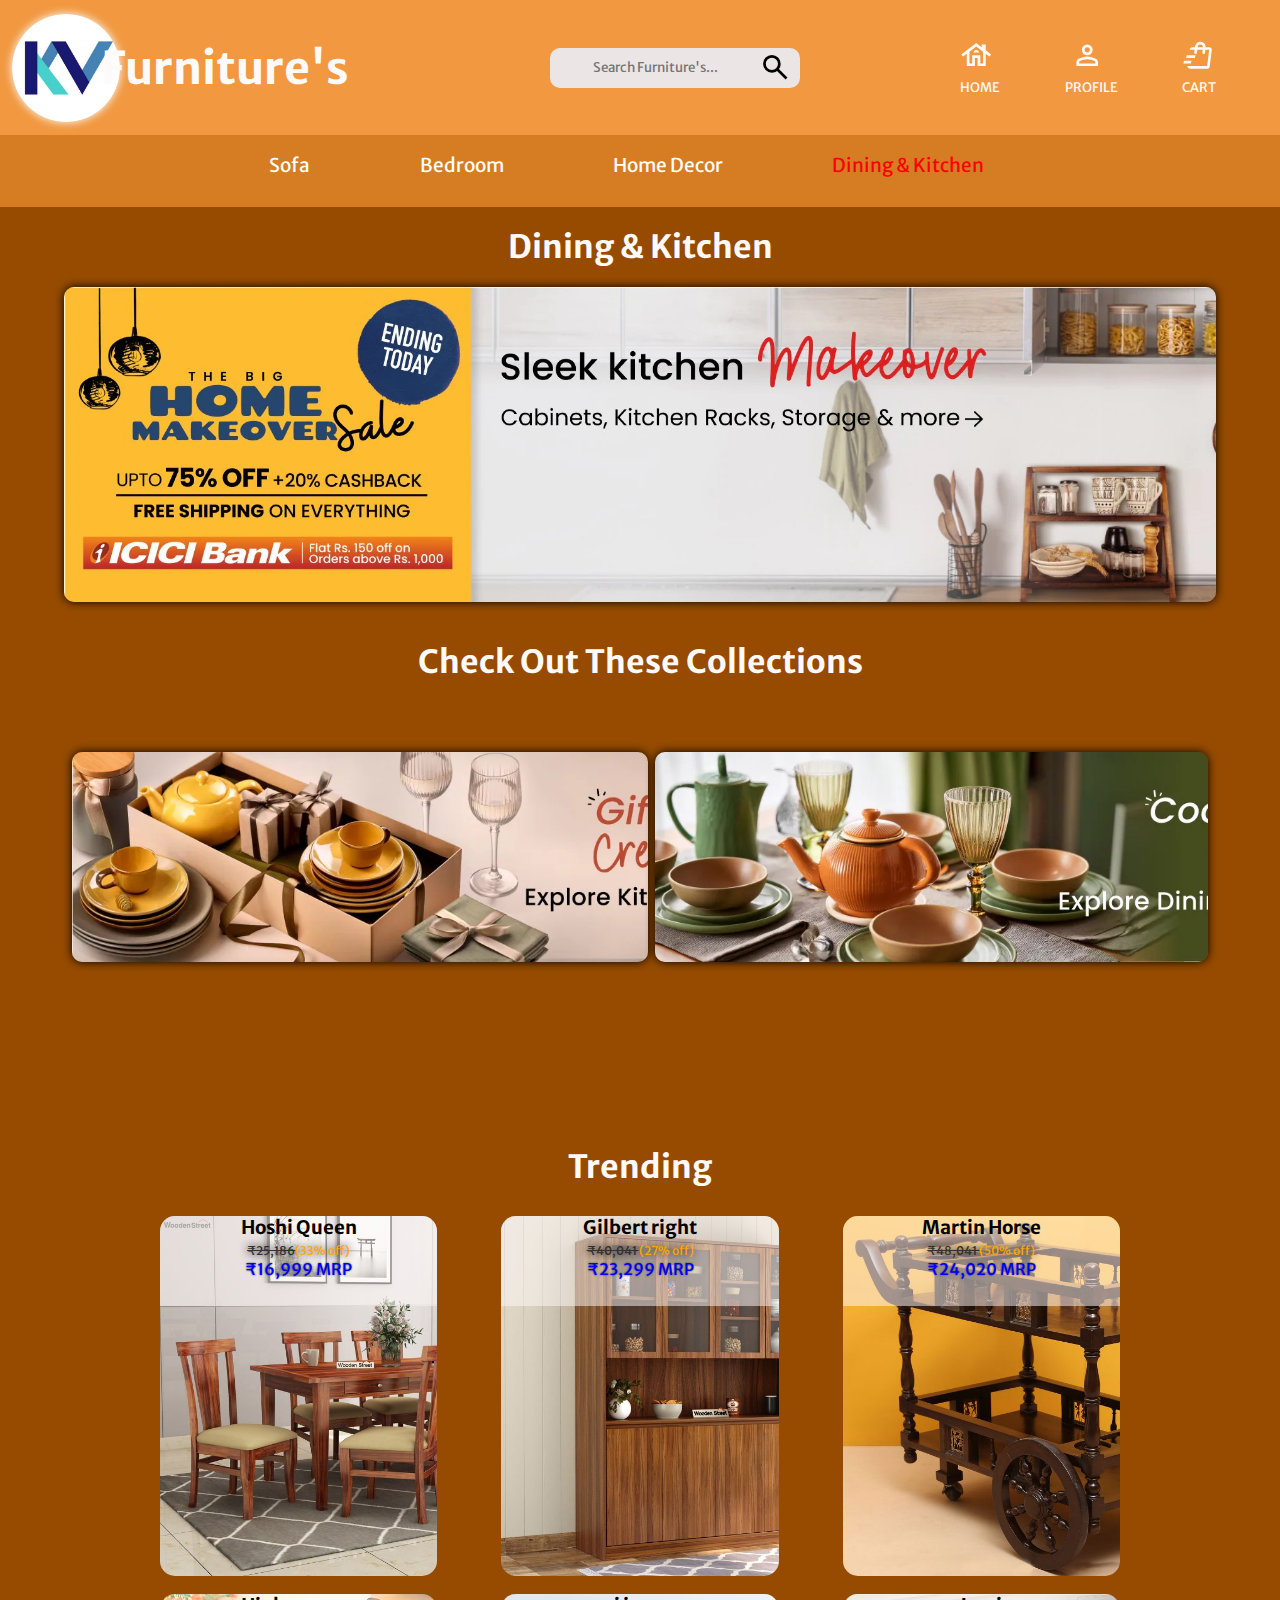
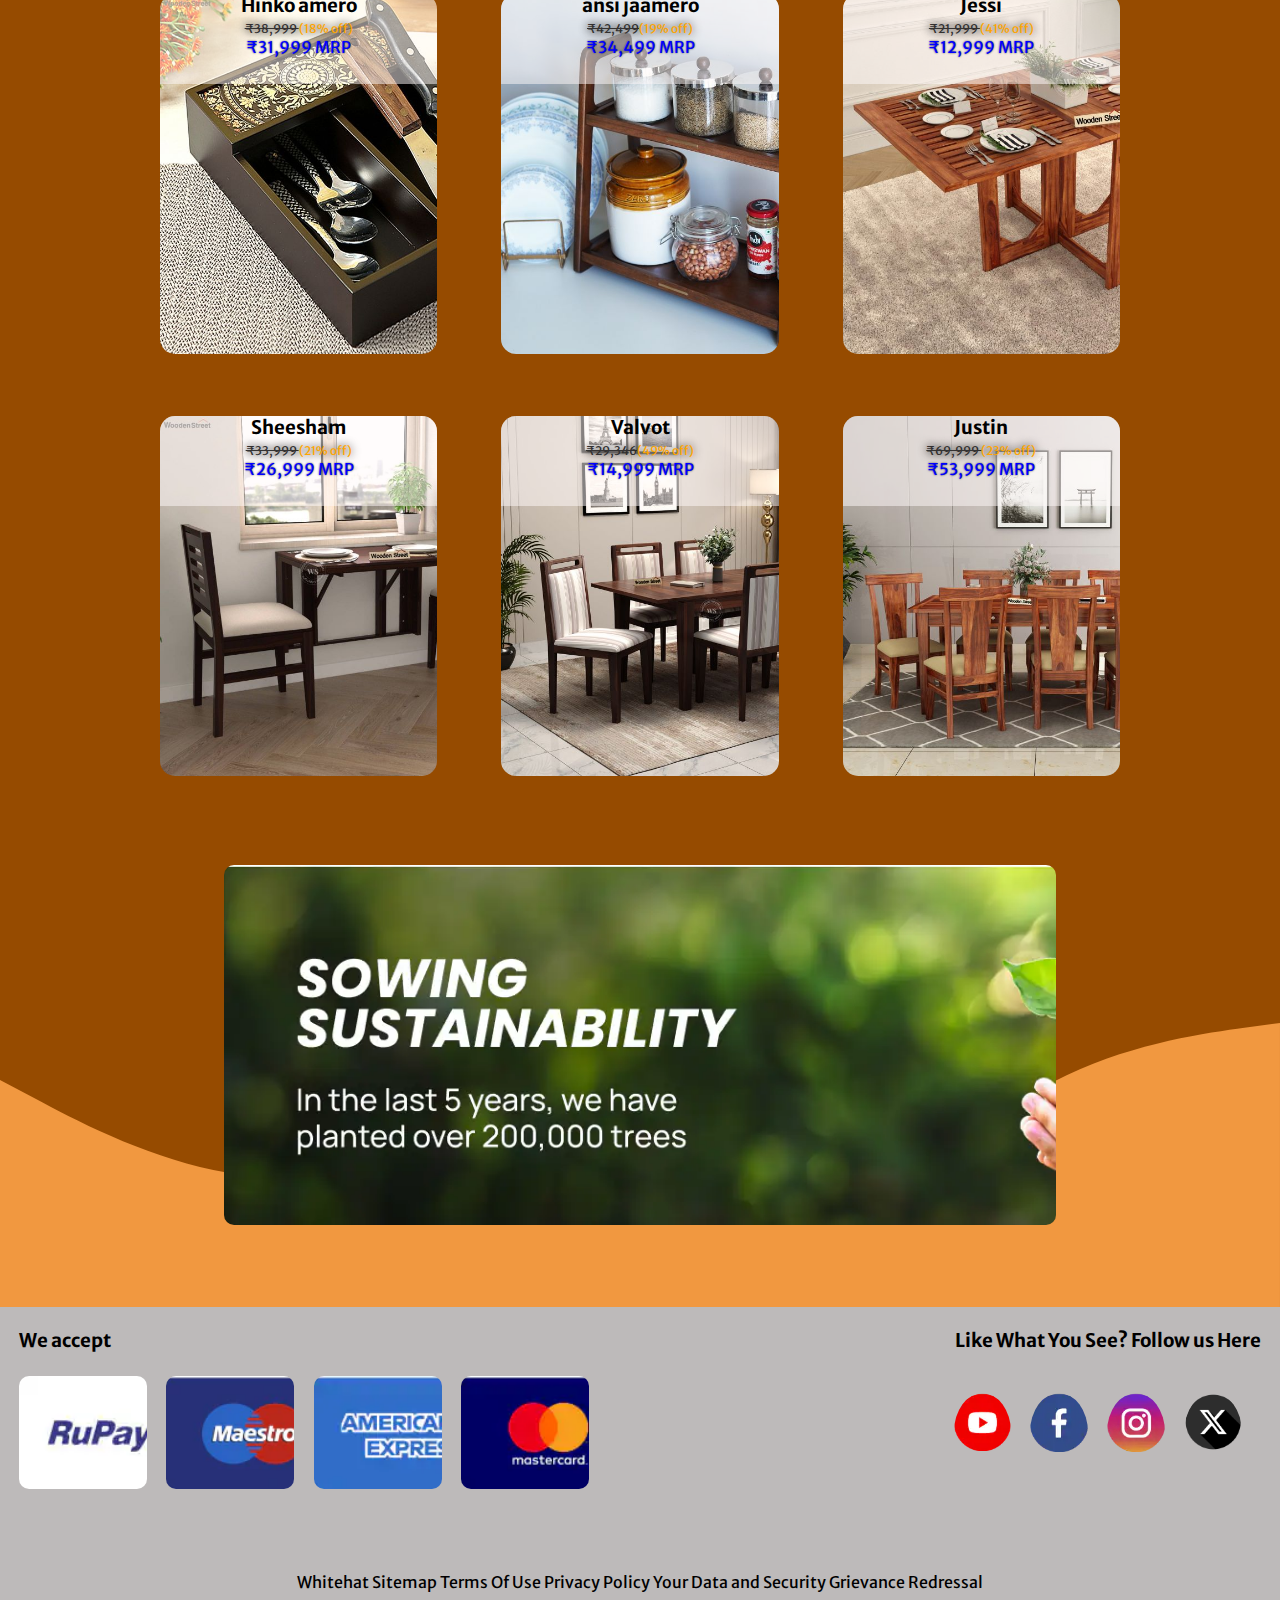
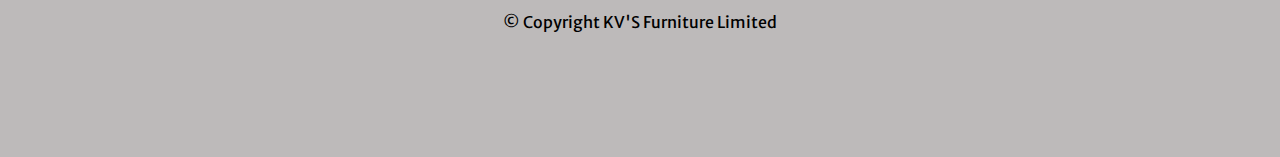
<file: kitchen.html>
<!DOCTYPE html>
<html lang="en">

<head>
    <meta charset="UTF-8">
    <meta http-equiv="X-UA-Compatible" content="IE=edge">
    <meta name="viewport" content="width=device-width, initial-scale=1.0">
    <link rel="stylesheet" href="kitchen.css">
    <title>Kitchen & Dining</title>
</head>

<body>
    <nav>
        <div class="logo"></div>
        <h1 id="logotext">Furniture's</h1>
        <div class="search"  style = ><input type="search" placeholder="       Search Furniture's..."
            style="height: 40px;width: 200px; background-color: rgb(236, 229, 229);border: none; outline: none; padding-left: 20px;padding-right: 10px;">
            <svg xmlns="http://www.w3.org/2000/svg" height="24px" viewBox="0 -960 960 960" width="24px" fill="black"><path d="M784-120 532-372q-30 24-69 38t-83 14q-109 0-184.5-75.5T120-580q0-109 75.5-184.5T380-840q109 0 184.5 75.5T640-580q0 44-14 83t-38 69l252 252-56 56ZM380-400q75 0 127.5-52.5T560-580q0-75-52.5-127.5T380-760q-75 0-127.5 52.5T200-580q0 75 52.5 127.5T380-400Z"/></svg>
        </div>
        <ul>
            <li id="home"><a href="index.html" style="color:snow; text-decoration: none;font-size: 13px;"><svg
                        xmlns="http://www.w3.org/2000/svg" viewBox="0 -960 960 960" fill="snow">
                        <path
                            d="M200-160v-366L88-440l-48-64 440-336 160 122v-82h120v174l160 122-48 64-112-86v366H520v-240h-80v240H200Zm80-80h80v-240h240v240h80v-347L480-739 280-587v347Zm120-319h160q0-32-24-52.5T480-632q-32 0-56 20.5T400-559Zm-40 319v-240h240v240-240H360v240Z" />
                    </svg><br> HOME</a> </li>
            <li id="profile"><a href="#" style="color:snow; text-decoration: none;font-size: 13px;"><svg
                        xmlns="http://www.w3.org/2000/svg" viewBox="0 -960 960 960" fill="snow">
                        <path
                            d="M480-480q-66 0-113-47t-47-113q0-66 47-113t113-47q66 0 113 47t47 113q0 66-47 113t-113 47ZM160-160v-112q0-34 17.5-62.5T224-378q62-31 126-46.5T480-440q66 0 130 15.5T736-378q29 15 46.5 43.5T800-272v112H160Zm80-80h480v-32q0-11-5.5-20T700-306q-54-27-109-40.5T480-360q-56 0-111 13.5T260-306q-9 5-14.5 14t-5.5 20v32Zm240-320q33 0 56.5-23.5T560-640q0-33-23.5-56.5T480-720q-33 0-56.5 23.5T400-640q0 33 23.5 56.5T480-560Zm0-80Zm0 400Z" />
                        
                        </svg><br> PROFILE</a>
                        <div class="login-page">
                            <center>
                                <a href="login.html"> <button id="log">Log in</button> </a> <br>
                                <a href="singin.html"><button id="sing">Sing in</button> </a> <br><br><br>  
                                 <input type="checkbox" name="" id="" >I Already have a Account
                                </center>
                        </div></li>
            <li id="cart"><a href="#" style="color:snow; text-decoration: none;font-size: 13px;"><svg
                        xmlns="http://www.w3.org/2000/svg" viewBox="0 -960 960 960" fill="snow">
                        <path
                            d="m40-240 20-80h220l-20 80H40Zm80-160 20-80h260l-20 80H120Zm623 240 20-160 29-240 10-79-59 479ZM240-80q-33 0-56.5-23.5T160-160h583l59-479H692l-11 85q-2 17-15 26.5t-30 7.5q-17-2-26.5-14.5T602-564l9-75H452l-11 84q-2 17-15 27t-30 8q-17-2-27-15t-8-30l9-74H220q4-34 26-57.5t54-23.5h80q8-75 51.5-117.5T550-880q64 0 106.5 47.5T698-720h102q36 1 60 28t19 63l-60 480q-4 30-26.5 49.5T740-80H240Zm220-640h159q1-33-22.5-56.5T540-800q-35 0-55.5 21.5T460-720Z" />
                    </svg><br> CART</a>
                    <div class="cart-page">
                        <center>
                            <br>
                         </a> <button   id="cart-button"> <a href="cart.html" style="text-decoration: none;"> Go to cart </a></button><br><br><br>  
                          <p> View Cart list items</p>
                        </center>
                     </div></li>
        </ul>
        <div class="burger" onclick="showSidebar()">
            <svg xmlns="http://www.w3.org/2000/svg" height="28px" viewBox="0 -960 960 960" width="28px" fill="#000000">
                <path
                    d="M120-240v-80h520v80H120Zm664-40L584-480l200-200 56 56-144 144 144 144-56 56ZM120-440v-80h400v80H120Zm0-200v-80h520v80H120Z" />
            </svg>

        </div>
    </nav>
    <header id="sidebar">
        <div class="close" onclick="hideSidebar()"
            style="list-style-type: none;height: 4vh;width: 4vh;margin-left: 80%;margin-top: 5%;"><svg
                xmlns="http://www.w3.org/2000/svg" height="30px" viewBox="0 -960 960 960" width="30px" fill="#000000">
                <path
                    d="m336-280 144-144 144 144 56-56-144-144 144-144-56-56-144 144-144-144-56 56 144 144-144 144 56 56ZM480-80q-83 0-156-31.5T197-197q-54-54-85.5-127T80-480q0-83 31.5-156T197-763q54-54 127-85.5T480-880q83 0 156 31.5T763-763q54 54 85.5 127T880-480q0 83-31.5 156T763-197q-54 54-127 85.5T480-80Zm0-80q134 0 227-93t93-227q0-134-93-227t-227-93q-134 0-227 93t-93 227q0 134 93 227t227 93Zm0-320Z" />
            </svg></div>
        <div class="ul2">
            <li> <a href="sofa.html" >Sofa</a></li>
            <li><a href="bedroom.html" >Bedroom</a></li>
            <li><a href="homedecors.html">Home Decor</a></li>
            <li><a href="kitchen.html" style="color:red ;">Dining & Kitchen</a></li>
            <li> <a href="login.html" id="ltxt">Login</a> </li>
            <li> <a href="singin.html" id="stxt"> Singin</a> </li>
        </div>
    </header>
    <div class="content">
        <br>
        <center>
            <h1>Dining & Kitchen</h1><br>
            <div class="banner">

            </div><br><br>
            <h1>Check Out These Collections</h1><br><br>
            <div class="banner1">
                <div class="banner2"></div>
                <div class="banner3"></div>
            </div>
            <svg xmlns="http://www.w3.org/2000/svg" viewBox="0 0 1440 320">
                <path fill="#0099ff" fill-opacity="1"
                    d="M0,32L34.3,26.7C68.6,21,137,11,206,58.7C274.3,107,343,213,411,234.7C480,256,549,192,617,186.7C685.7,181,754,235,823,261.3C891.4,288,960,288,1029,256C1097.1,224,1166,160,1234,133.3C1302.9,107,1371,117,1406,122.7L1440,128L1440,320L1405.7,320C1371.4,320,1303,320,1234,320C1165.7,320,1097,320,1029,320C960,320,891,320,823,320C754.3,320,686,320,617,320C548.6,320,480,320,411,320C342.9,320,274,320,206,320C137.1,320,69,320,34,320L0,320Z">
                </path>
            </svg>
        </center>
    </div>
    <div class="content2" >
        <br><br>
        <center>
            <h1 onclick="hideDetails()"  >Trending</h1><br>
            <div class="sofaspro" >
                <div class="sofa1" onclick="showDetails()" >
                    <div class="price1">
                        <h3>Hoshi Queen</h3>
                        <p> <strike style="color: rgb(53, 51, 51) ;font-size: 12px;text-shadow: 0px 0px 10px black;">
                                ₹25,186</strike><span
                                style="color:orange;text-shadow: 0px 0px 10px black; font-size:12px;">(33% off)</span>
                        </p><span style="color: blue;text-shadow: 0px 0px 2px rgb(53, 52, 52);"> ₹16,999 MRP </span>
                    </div>
                    <br>
                    <button style="background:green ;" id="kv"> <strong> Buy now </strong></button><br>
                    <button style="background:rgb(0, 102, 255) ;" id="kv2"> <strong> Add to cart </strong></button>
                        <center> <H1 id="uv3" style="color:transparent ;display: none;cursor: pointer;font-size: 18px;">Cancel</H1></center>
                </div>
                <div class="sofa2"  onclick="showDetails2()" >
                    <div class="price2">
                        <h3>Gilbert right</h3>
                        <p> <strike style="color: rgb(53, 51, 51) ;font-size: 12px;text-shadow: 0px 0px 10px black;">
                                ₹40,041 </strike><span
                                style="color:orange;text-shadow: 0px 0px 10px black; font-size:12px;">(27% off)</span>
                        </p><span style="color: blue;text-shadow: 0px 0px 2px rgb(53, 52, 52);"> ₹23,299 MRP </span>
                    </div>
                    <br>
                    <button style="background:green ;" id="v2"> <strong> Buy now </strong></button><br>
                    <button style="background:rgb(0, 102, 255) ;" id="v3"> <strong> Add to cart </strong></button>
 
                </div>
                <div class="sofa3"  onclick="showDetails3()">
                    <div class="price3">
                        <h3>Martin Horse</h3>
                        <p> <strike style="color: rgb(53, 51, 51) ;font-size: 12px;text-shadow: 0px 0px 10px black;">
                            ₹48,041  </strike><span
                                style="color:orange;text-shadow: 0px 0px 10px black; font-size:12px;">(50% off)</span>
                        </p><span style="color: blue;text-shadow: 0px 0px 2px rgb(53, 52, 52);"> ₹24,020  MRP </span>
                        <br><br>
                        <button style="background:green ;" id="v4" > <strong> Buy now </strong></button><br>
                        <button style="background:rgb(0, 102, 255) ;" id="v5"> <strong> Add to cart </strong></button>
         </div>
               
                </div>
                <div class="sofa4"  onclick="showDetails4()">
                    <div class="price4">
                        <h3>Hinko amero</h3>
                        <p> <strike style="color: rgb(53, 51, 51) ;font-size: 12px;text-shadow: 0px 0px 10px black;">
                            ₹38,999  </strike><span
                                style="color:orange;text-shadow: 0px 0px 10px black; font-size:12px;">(18% off)</span>
                        </p><span style="color: blue;text-shadow: 0px 0px 2px rgb(53, 52, 52);"> ₹31,999 MRP </span>
                    </div>
                    <br>
                    <button style="background:green ;" id="v6"> <strong> Buy now </strong></button><br>
                    <button style="background:rgb(0, 102, 255) ;" id="v7"> <strong> Add to cart </strong></button>
 
                </div>
                <div class="sofa5"  onclick="showDetails5()">
                    <div class="price5">
                        <h3>ansi jaamero</h3>
                        <p> <strike style="color: rgb(53, 51, 51) ;font-size: 12px;text-shadow: 0px 0px 10px black;">
                            ₹42,499</strike><span
                                style="color:orange;text-shadow: 0px 0px 10px black; font-size:12px;">(19% off)</span>
                        </p><span style="color: blue;text-shadow: 0px 0px 2px rgb(53, 52, 52);"> ₹34,499 MRP </span>
                    </div>
                    <br>
                    <button style="background:green ;" id="v8"> <strong> Buy now </strong></button><br>
                    <button style="background:rgb(0, 102, 255) ;" id="v9"> <strong> Add to cart </strong></button>
   
                </div>
                <div class="sofa6"  onclick="showDetails6()">
                    <div class="price6">
                        <h3>Jessi</h3>
                        <p> <strike style="color: rgb(53, 51, 51) ;font-size: 12px;text-shadow: 0px 0px 10px black;">
                        
                        
                        
                            ₹21,999 </strike><span
                                style="color:orange;text-shadow: 0px 0px 10px black; font-size:12px;">(41% off)</span>
                        </p><span style="color: blue;text-shadow: 0px 0px 2px rgb(53, 52, 52);"> ₹12,999  MRP </span>
                    </div>
                    <br>
                    <button style="background:green ;" id="v10"> <strong> Buy now </strong></button><br>
                    <button style="background:rgb(0, 102, 255) ;" id="v11"> <strong> Add to cart </strong></button>
 
                </div>
            </div>
        </center>
    </div>
    <div class="content3">
        <center>
            <div class="ndsofa">
                <div class="sofa7"  onclick="showDetails7()"><div class="price7"><h3>Sheesham</h3>
                    <p> <strike style="color: rgb(53, 51, 51) ;font-size: 12px;text-shadow: 0px 0px 10px black;">
                        ₹33,999 </strike><span
                            style="color:orange;text-shadow: 0px 0px 10px black; font-size:12px;">(21% off)</span>
                    </p><span style="color: blue;text-shadow: 0px 0px 2px rgb(53, 52, 52);"> ₹26,999 MRP </span></div> <br>
                    <button style="background:green ;" id="v12"> <strong> Buy now </strong></button><br>
                    <button style="background:rgb(0, 102, 255) ;" id="v13"> <strong> Add to cart </strong></button>
 </div>
                    
                    <div class="sofa8"  onclick="showDetails8()"><div class="price8"><h3>Valvot</h3>
                    <p> <strike style="color: rgb(53, 51, 51) ;font-size: 12px;text-shadow: 0px 0px 10px black;">
                        ₹29,346</strike><span
                            style="color:orange;text-shadow: 0px 0px 10px black; font-size:12px;">(49% off)</span>
                    </p><span style="color: blue;text-shadow: 0px 0px 2px rgb(53, 52, 52);"> ₹14,999 MRP </span></div><br><br>
                    <button style="background:green ;" id="v14"> <strong> Buy now </strong></button><br>
                    <button style="background:rgb(0, 102, 255) ;" id="v15"> <strong> Add to cart </strong></button>
 </div>
                <div class="sofa9"  onclick="showDetails9()"><div class="price9"><h3>Justin</h3>
                    <p> <strike style="color: rgb(53, 51, 51) ;font-size: 12px;text-shadow: 0px 0px 10px black;">
                        ₹69,999 </strike><span
                            style="color:orange;text-shadow: 0px 0px 10px black; font-size:12px;">(23% off)</span>
                    </p><span style="color: blue;text-shadow: 0px 0px 2px rgb(53, 52, 52);"> ₹53,999  MRP </span></div><br><br>
                    <button style="background:green ;" id="v16"> <strong> Buy now </strong></button><br>
                    <button style="background:rgb(0, 102, 255) ;" id="v17"> <strong> Add to cart </strong></button>
 </div>
            </div><br><br><br><br>
            <div class="tree">
            
            </div>
        </center>
       
        <svg xmlns="http://www.w3.org/2000/svg" viewBox="0 0 1440 320"><path fill="rgb(241, 152, 64)" fill-opacity="1" d="M0,64L40,85.3C80,107,160,149,240,165.3C320,181,400,171,480,154.7C560,139,640,117,720,128C800,139,880,181,960,170.7C1040,160,1120,96,1200,58.7C1280,21,1360,11,1400,5.3L1440,0L1440,320L1400,320C1360,320,1280,320,1200,320C1120,320,1040,320,960,320C880,320,800,320,720,320C640,320,560,320,480,320C400,320,320,320,240,320C160,320,80,320,40,320L0,320Z"></path></svg>
    </div>
    <footer class="foot2">
        <div class="footimg1">
            <h3 id="we">We accept</h3>
            <div class="vis1"></div>
            <div class="vis2"></div>
            <div class="vis3"></div>
            <div class="vis4"></div>
        </div>
        <ul class="footimg3">
            <li>RuPay</li>
            <li>Maestro</li>
            <li>AmericanExpress</li>
            <li>MasterCard</li>
        </ul>
        <div class="footimg2">
            <h3 id="like">Like What You See? Follow us Here</h3>
            <div class="vis5"></div>
            <div class="vis6"></div>
            <div class="vis7"></div>
            <div class="vis8"></div>
        </div>
        <ul class="footimg4">
            <li>Youtube</li>
            <li>Facebook</li>
            <li>Instagram</li>
            <li>Tiwitter</li>
        </ul>
        <div class="last">
            <center>
                <br><br>
                <p>Whitehat
                    Sitemap
                    Terms Of Use
                    Privacy Policy
                    Your Data and Security
                    Grievance Redressal</p><br>
                    © Copyright KV'S Furniture Limited
    
    
            </center>
        </div>
    </footer>
</body>
<script>
    function showSidebar() {
        const show = document.getElementById('sidebar');
        show.style.display = 'block'

    }

    function hideSidebar() {
        const show = document.getElementById('sidebar');
        show.style.display = 'none'
    }

    function showDetails() {
        const show = document.getElementById('kv');
        const show2 = document.getElementById('kv2');

        show.style.display = 'block'
        show2.style.display = 'block'


    }
    
    function hideDetails() {
       const show = document.getElementById('kv');
        const show2 = document.getElementById('kv2');

    
        show.style.display = 'none'
        show2.style.display = 'none'
    }
    function showDetails2() {
        let show = document.getElementById('v2');
        let show2 = document.getElementById('v3');
        show.style.display = 'block'
        show2.style.display = 'block'


    }
    
    function hideDetails2() {
        let show = document.getElementById('v2');
        let show2 = document.getElementById('v3');

    
        show.style.display = 'none'
        show2.style.display = 'none'
    }
         function showDetails3() {
        const show3 = document.getElementById('v4');
        const show4 = document.getElementById('v5');
        show3.style.display = 'block'
        show4.style.display = 'block'


    }
    
    function hideDetails3() {
        const show3 = document.getElementById('v4');
        const show4 = document.getElementById('v5');

    
        show3.style.display = 'none'
        show4.style.display = 'none'
    }   
     function showDetails4() {
        let show = document.getElementById('v6');
        let show2 = document.getElementById('v7');

        show.style.display = 'block'
        show2.style.display = 'block'


    }
    
    function hideDetails4() {
        let show = document.getElementById('v6');
        let show2 = document.getElementById('v7');

    
        show.style.display = 'none'
        show2.style.display = 'none'
    }    function showDetails5() {
        let show = document.getElementById('v8');
        let show2 = document.getElementById('v9');

        show.style.display = 'block'
        show2.style.display = 'block'


    }
    
    function hideDetails5() {
        let show = document.getElementById('v8');
        let show2 = document.getElementById('v9');

    
        show.style.display = 'none'
        show2.style.display = 'none'
    }    function showDetails6() {
        let show = document.getElementById('v10');
        let show2 = document.getElementById('v11');

        show.style.display = 'block'
        show2.style.display = 'block'


    }
    
    function hideDetails6() {
        let show = document.getElementById('v10');
        let show2 = document.getElementById('v11');

    
        show.style.display = 'none'
        show2.style.display = 'none'
    }    function showDetails7() {
        let show = document.getElementById('v12');
        let show2 = document.getElementById('v13');

        show.style.display = 'block'
        show2.style.display = 'block'


    }
    
    function hideDetails7() {
        let show = document.getElementById('v12');
        let show2 = document.getElementById('v13');
        let show3 = document.getElementById('v');
    
        show.style.display = 'none'
        show2.style.display = 'none'
    }    function showDetails8() {
        let show = document.getElementById('v14');
        let show2 = document.getElementById('v15');

        show.style.display = 'block'
        show2.style.display = 'block'


    }
    
    function hideDetails8() {
        let show = document.getElementById('v14');
        let show2 = document.getElementById('v15');

    
        show.style.display = 'none'
        show2.style.display = 'none'
    }    function showDetails9() {
        let show = document.getElementById('v16');
        let show2 = document.getElementById('v17');

        show.style.display = 'block'
        show2.style.display = 'block'


    }
    
    function hideDetails9() {
        let show = document.getElementById('v16');
        let show2 = document.getElementById('v17');

    
        show.style.display = 'none'
        show2.style.display = 'none'
    }
</script>

</html>
</file>
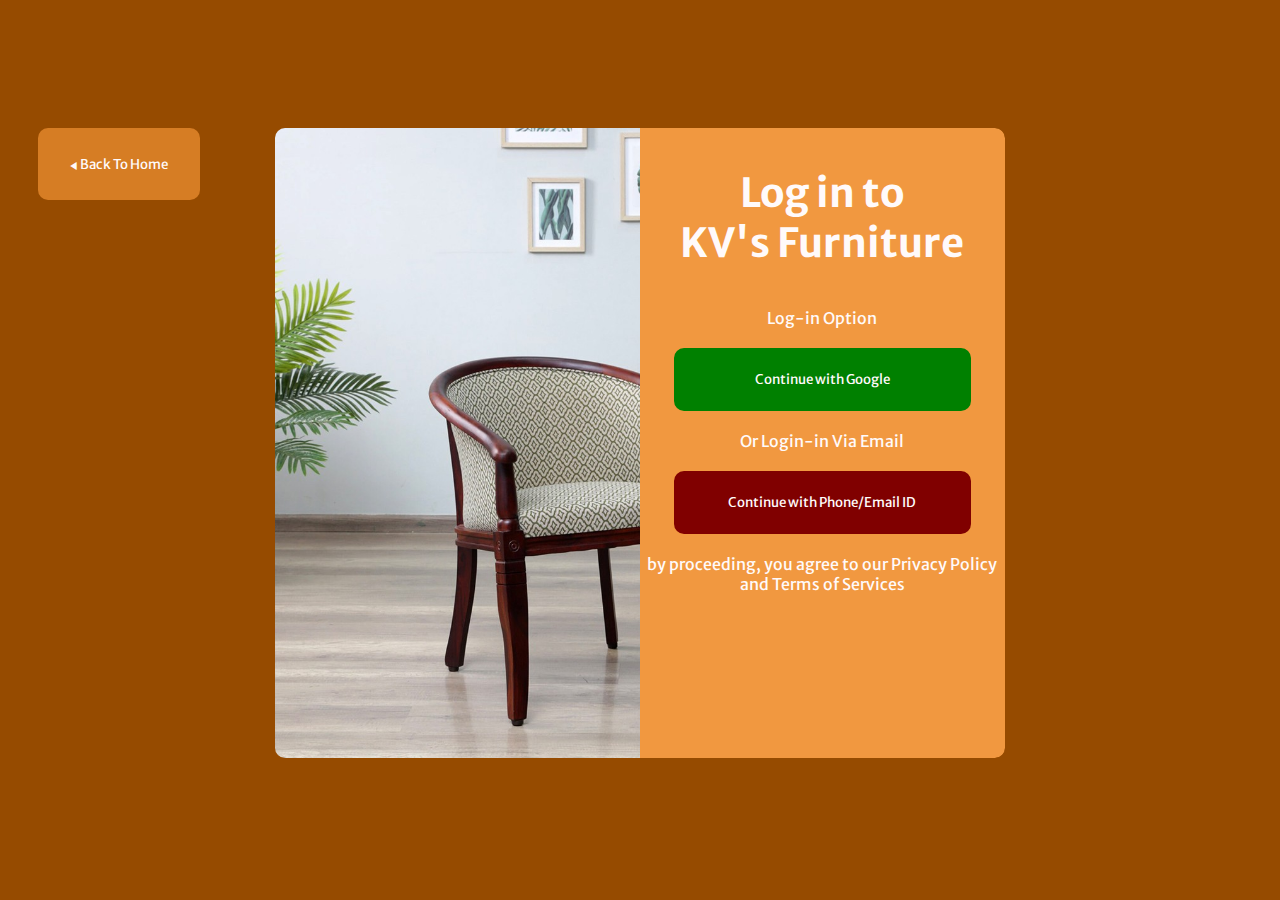
<file: login.html>
<!DOCTYPE html>
<html lang="en">
<head>
    <meta charset="UTF-8">
    <meta http-equiv="X-UA-Compatible" content="IE=edge">
    <meta name="viewport" content="width=device-width, initial-scale=1.0">
    <title>Login</title>
    <link rel="stylesheet" href="login.css">
</head>
<body>
    <a href="index.html"><button id="back">◀ Back To Home</button></a>
    <center>
        
     <div class="box">
        <div class="box1">
        </div>   
        <div class="box2"><br><br>
        <h3>Log in to <br> KV's Furniture</h3><br><br>
        <span id="c"> Log-in Option </span><br><br>
        <button class="a"> Continue with Google</button><br><br>
        <p id="a">Or Login-in Via Email</p><br>
        <button class="b">Continue with Phone/Email ID</button><br><br>
        <p id="b">by proceeding, you agree to our <span id="d"> Privacy Policy</span> <br>
            and <span id="d">Terms of Services</span></p>


    </div>
    </div>
</center>

</body>
</html>
</file>
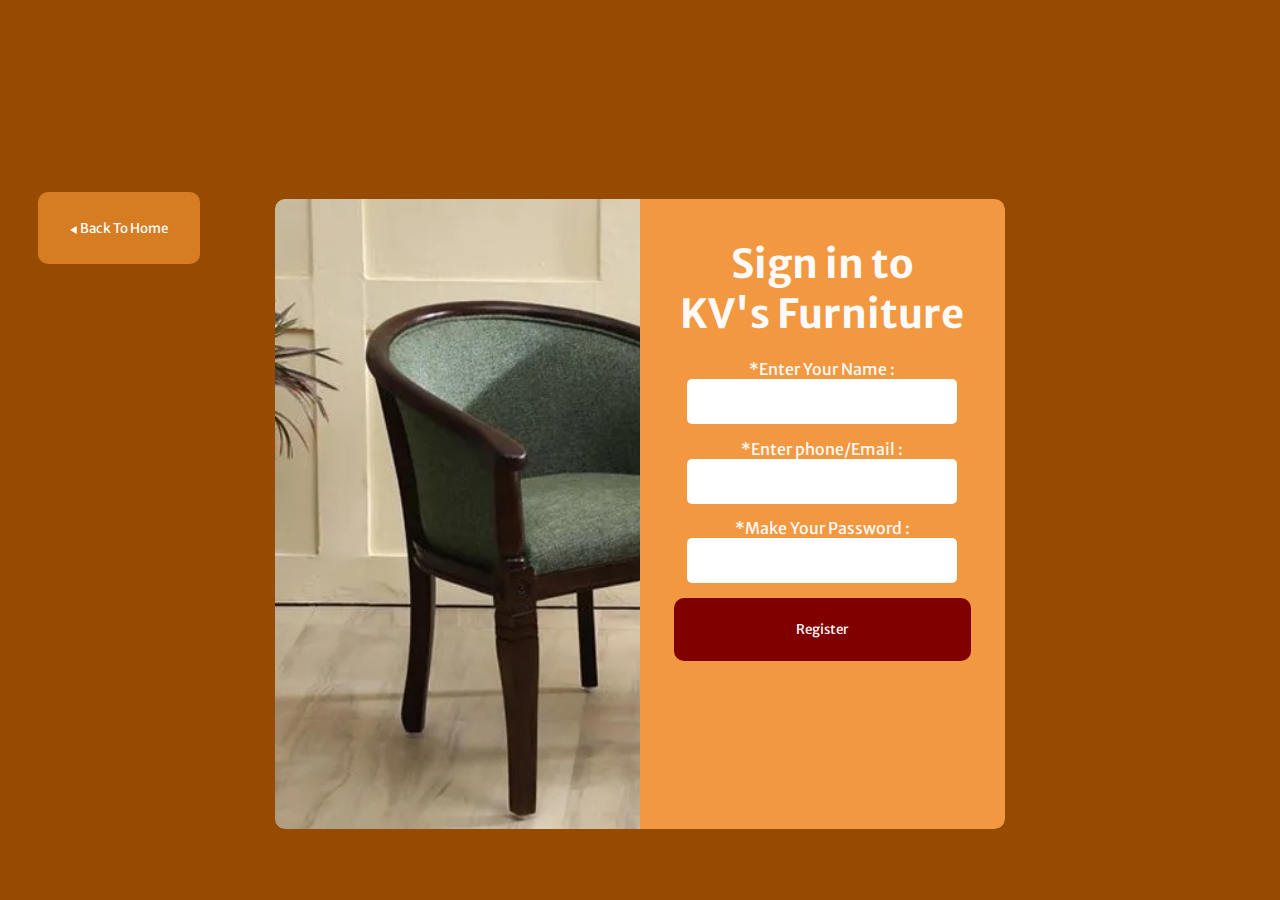
<file: singin.html>
<!DOCTYPE html>
<html lang="en">

<head>
    <meta charset="UTF-8">
    <meta http-equiv="X-UA-Compatible" content="IE=edge">
    <meta name="viewport" content="width=device-width, initial-scale=1.0">
    <title>Sign in</title> <!-- Corrected title -->
    <link rel="stylesheet" href="singin.css">
    <style>
        /* Added some basic styles for centering */
        body {
            display: flex;
            justify-content: center;
            align-items: center;
            height: 100vh;
            margin: 0;
        }
    </style>
</head>

<body>
    <a href="index.html"><button id="back" style="margin-top:15% ;">◀ Back To Home</button></a>

    <div class="box" id="box">
        <div class="box1">
        </div>
        <div class="box2">
            <center>
            <br><br>
            <h3>Sign in to <br> KV's Furniture</h3><br>
            <p>*Enter Your Name :</p>
            <input type="text" id="username">
            <div id="usernameError" class="error"></div>
            <p>*Enter phone/Email :</p>
            <input type="text" id="email">
            <div id="emailError" class="error"></div>
            <p>*Make Your Password :</p>
            <input type="password" id="password">
            <div id="passwordError" class="error"></div>
            <button type="button" id="registerButton">Register</button> <!-- Changed type to button -->
            </center>
        </div>
    </div>

    <script>
        document.getElementById('registerButton').addEventListener('click', function(event) {
            event.preventDefault();

            document.getElementById('usernameError').innerText = '';
            document.getElementById('emailError').innerText = '';
            document.getElementById('passwordError').innerText = '';

        
            const username = document.getElementById('username').value.trim();
            const email = document.getElementById('email').value.trim();
            const password = document.getElementById('password').value.trim();

            let isValid = true;

            
            if (username === '') {
                document.getElementById('usernameError').innerText = 'Username is required.';
                isValid = false;
            }

           
            const emailPattern = /^[^\s@]+@[^\s@]+\.[^\s@]+$/; // Completed email pattern
            if (email === '' || !emailPattern.test(email)) {
                document.getElementById('emailError').innerText = 'Valid email is required.';
                isValid = false;
            }

            
            if (password === '') {
                document.getElementById('passwordError').innerText = 'Password is required.';
                isValid = false;
            }
            if (isValid) {
                alert('Registration successful!'); 
            }
        });
    </script>
</body>

</html>
</file>
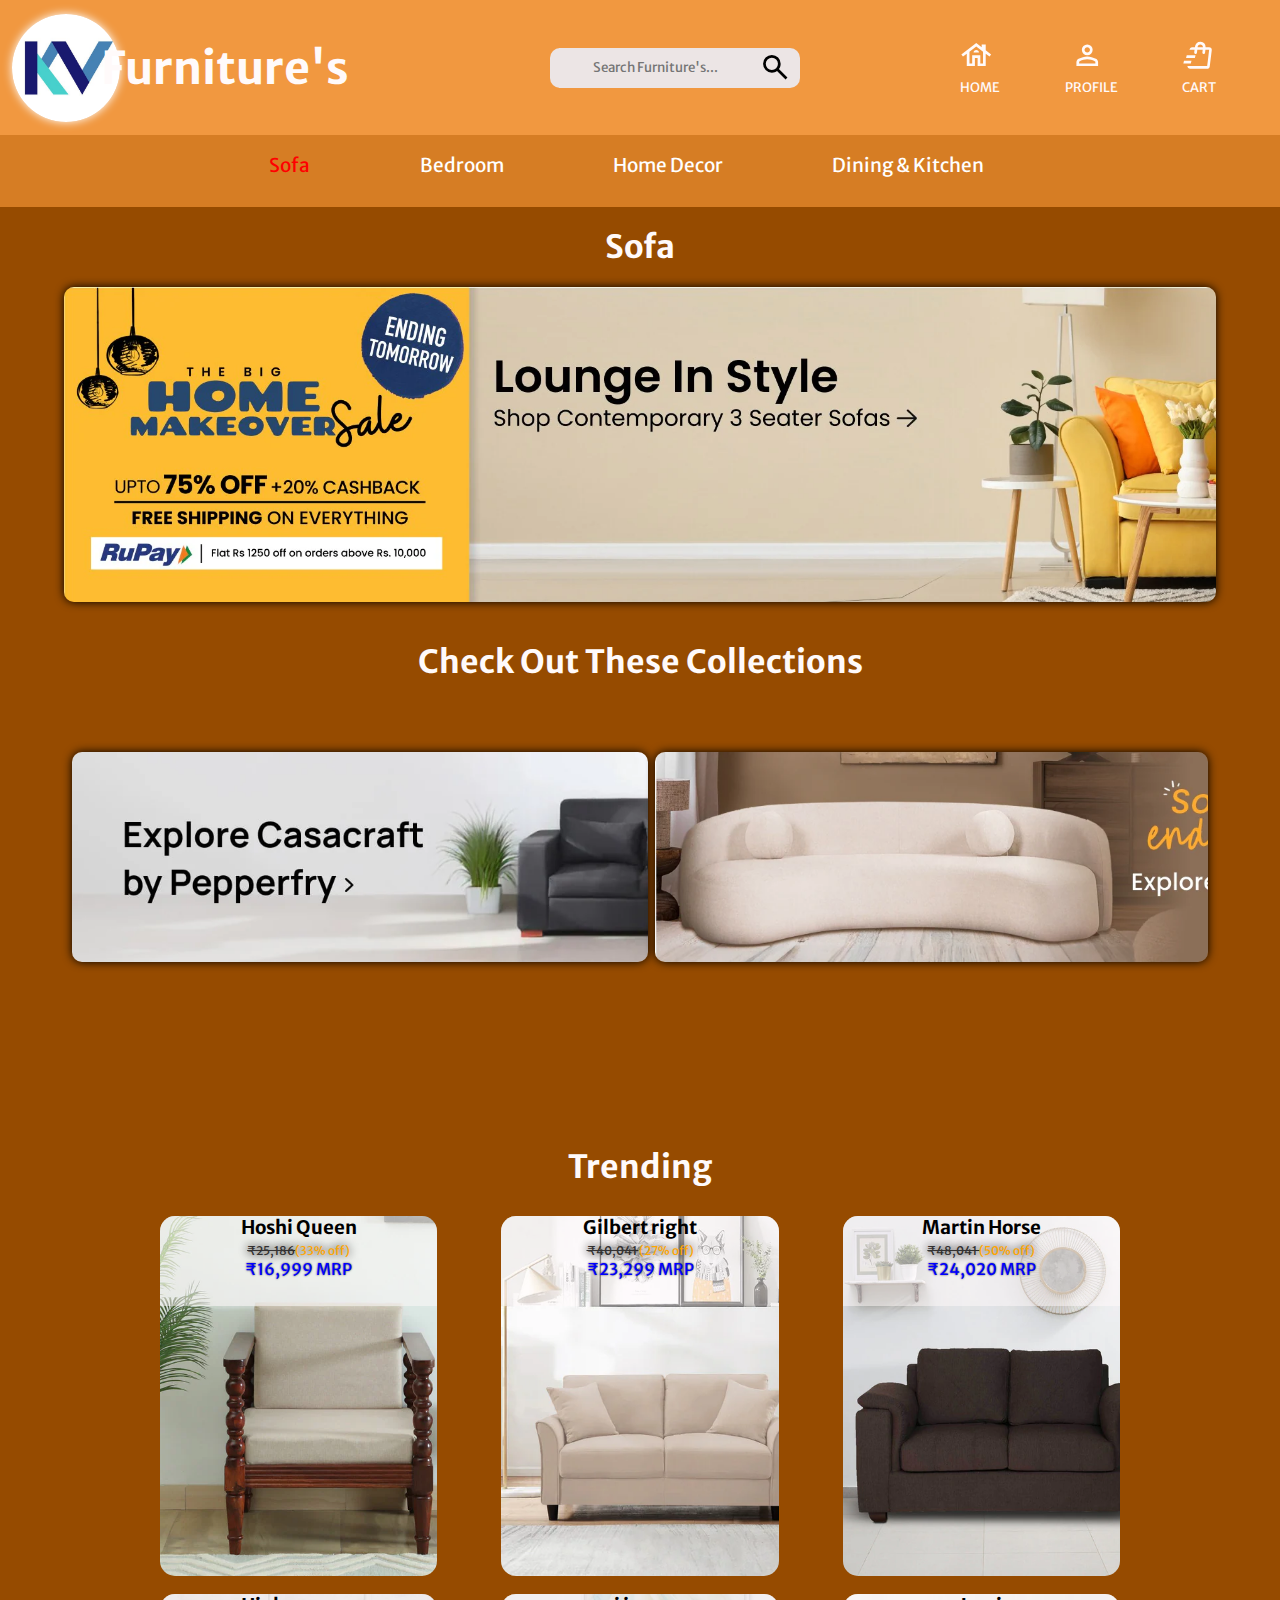
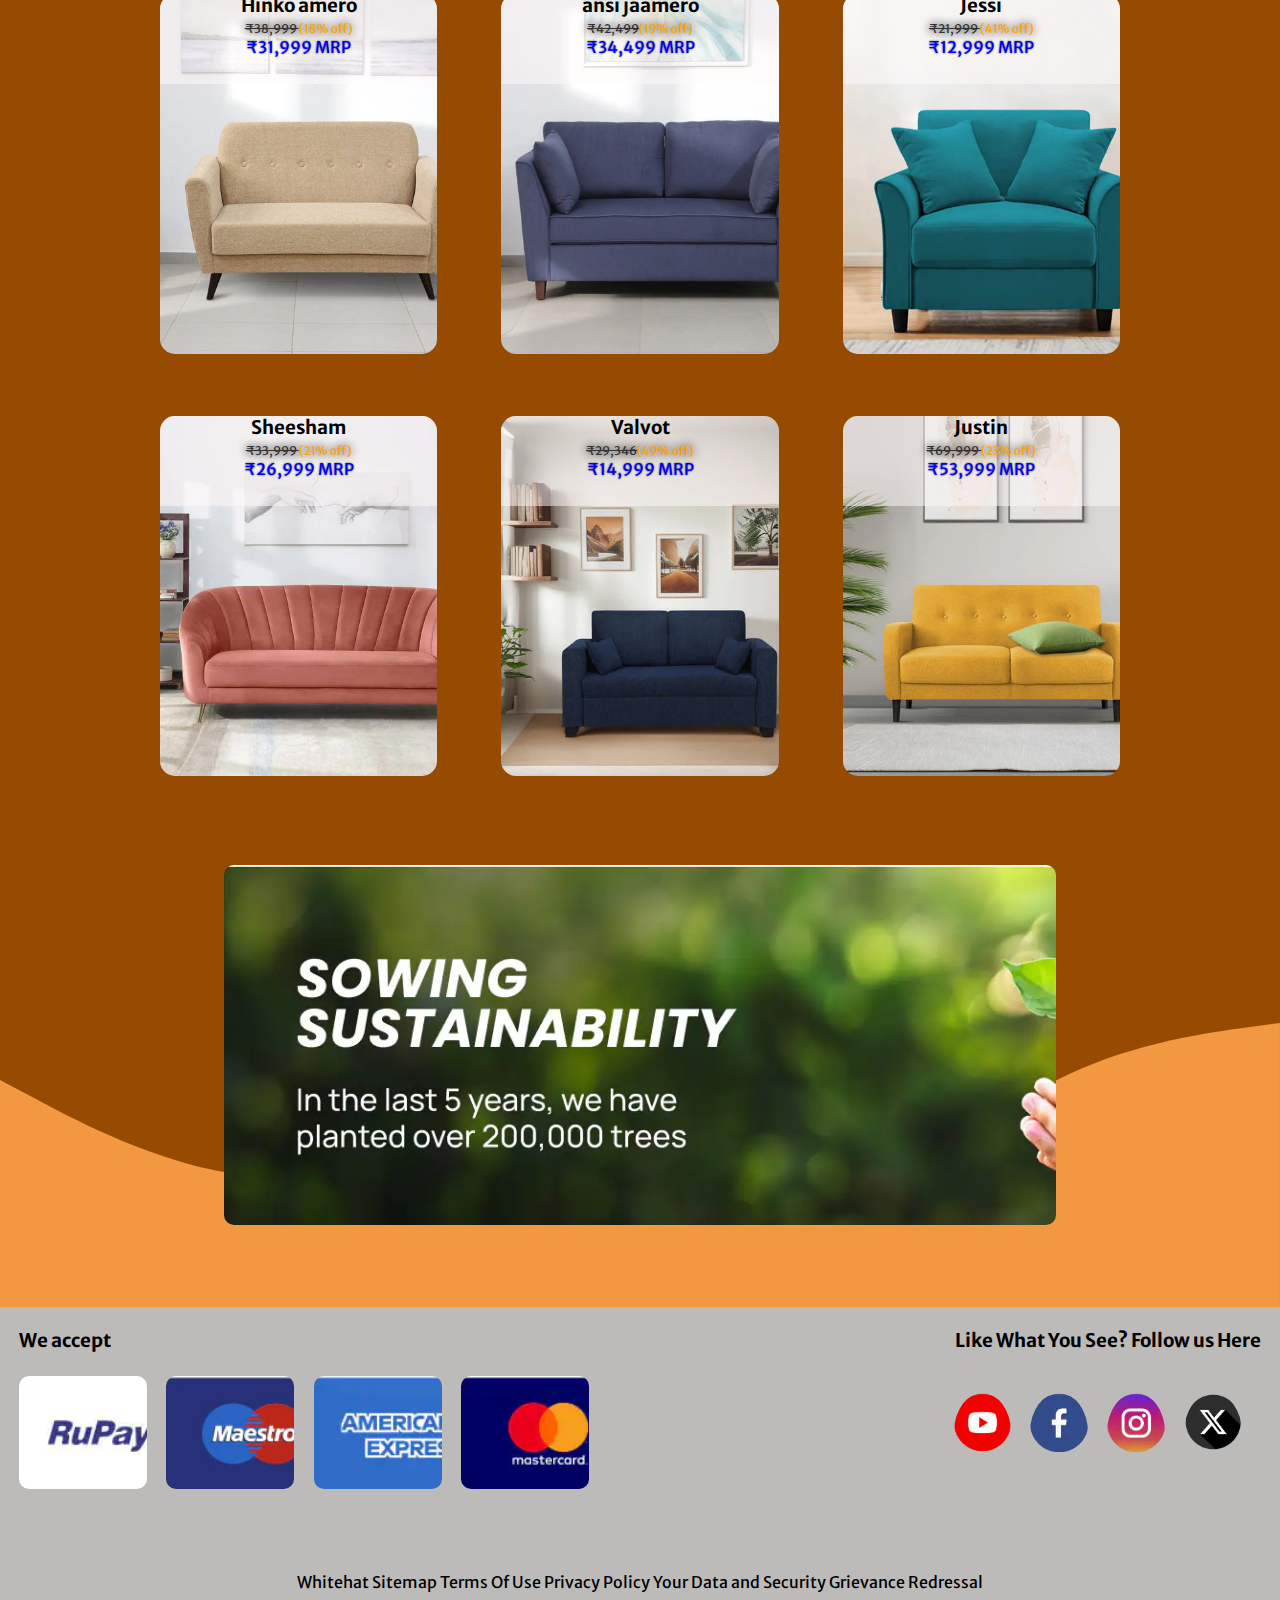
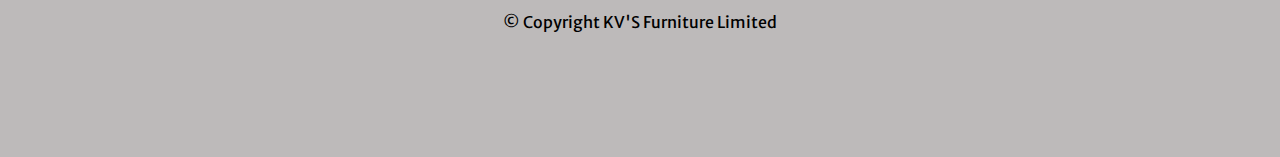
<file: sofa.html>
<!DOCTYPE html>
<html lang="en">

<head>
    <meta charset="UTF-8">
    <meta http-equiv="X-UA-Compatible" content="IE=edge">
    <meta name="viewport" content="width=device-width, initial-scale=1.0">
    <link rel="stylesheet" href="sofa.css">
    <title>Sofa's</title>
</head>

<body>
    <nav>
        <div class="logo"></div>
        <h1 id="logotext">Furniture's</h1>
        <div class="search"  style = ><input type="search" placeholder="       Search Furniture's..."
            style="height: 40px;width: 200px; background-color: rgb(236, 229, 229);border: none; outline: none; padding-left: 20px;padding-right: 10px;">
            <svg xmlns="http://www.w3.org/2000/svg" height="24px" viewBox="0 -960 960 960" width="24px" fill="black"><path d="M784-120 532-372q-30 24-69 38t-83 14q-109 0-184.5-75.5T120-580q0-109 75.5-184.5T380-840q109 0 184.5 75.5T640-580q0 44-14 83t-38 69l252 252-56 56ZM380-400q75 0 127.5-52.5T560-580q0-75-52.5-127.5T380-760q-75 0-127.5 52.5T200-580q0 75 52.5 127.5T380-400Z"/></svg>
        </div>
        <ul>
            <li id="home"><a href="index.html" style="color:snow; text-decoration: none;font-size: 13px;"><svg
                        xmlns="http://www.w3.org/2000/svg" viewBox="0 -960 960 960" fill="snow">
                        <path
                            d="M200-160v-366L88-440l-48-64 440-336 160 122v-82h120v174l160 122-48 64-112-86v366H520v-240h-80v240H200Zm80-80h80v-240h240v240h80v-347L480-739 280-587v347Zm120-319h160q0-32-24-52.5T480-632q-32 0-56 20.5T400-559Zm-40 319v-240h240v240-240H360v240Z" />
                    </svg><br> HOME</a> </li>
            <li id="profile"><a href="#" style="color:snow; text-decoration: none;font-size: 13px;"><svg
                        xmlns="http://www.w3.org/2000/svg" viewBox="0 -960 960 960" fill="snow">
                        <path
                            d="M480-480q-66 0-113-47t-47-113q0-66 47-113t113-47q66 0 113 47t47 113q0 66-47 113t-113 47ZM160-160v-112q0-34 17.5-62.5T224-378q62-31 126-46.5T480-440q66 0 130 15.5T736-378q29 15 46.5 43.5T800-272v112H160Zm80-80h480v-32q0-11-5.5-20T700-306q-54-27-109-40.5T480-360q-56 0-111 13.5T260-306q-9 5-14.5 14t-5.5 20v32Zm240-320q33 0 56.5-23.5T560-640q0-33-23.5-56.5T480-720q-33 0-56.5 23.5T400-640q0 33 23.5 56.5T480-560Zm0-80Zm0 400Z" />
                        
                        </svg><br> PROFILE</a>
                        <div class="login-page">
                           <center>
                           <a href="login.html"> <button id="log">Log in</button> </a> <br>
                           <a href="singin.html"><button id="sing">Sing in</button> </a> <br><br><br>  
                            <input type="checkbox" name="" id="" >I Already have a Account
                           </center>
                        </div></li>
            <li id="cart"><a href="cart.html" style="color:snow; text-decoration: none;font-size: 13px;"><svg
                        xmlns="http://www.w3.org/2000/svg" viewBox="0 -960 960 960" fill="snow">
                        <path
                            d="m40-240 20-80h220l-20 80H40Zm80-160 20-80h260l-20 80H120Zm623 240 20-160 29-240 10-79-59 479ZM240-80q-33 0-56.5-23.5T160-160h583l59-479H692l-11 85q-2 17-15 26.5t-30 7.5q-17-2-26.5-14.5T602-564l9-75H452l-11 84q-2 17-15 27t-30 8q-17-2-27-15t-8-30l9-74H220q4-34 26-57.5t54-23.5h80q8-75 51.5-117.5T550-880q64 0 106.5 47.5T698-720h102q36 1 60 28t19 63l-60 480q-4 30-26.5 49.5T740-80H240Zm220-640h159q1-33-22.5-56.5T540-800q-35 0-55.5 21.5T460-720Z" />
                    </svg><br> CART</a>
                    <div class="cart-page">
                        <center>
                            <br>
                        </a> <button   id="cart-button"> <a href="cart.html" style="text-decoration: none;"> Go to cart </a></button><br><br><br>  
                        <p> View Cart list items</p>
                      </center>
                   </div></li>
        </ul>
        <div class="burger" onclick="showSidebar()">
            <svg xmlns="http://www.w3.org/2000/svg" height="28px" viewBox="0 -960 960 960" width="28px" fill="#000000">
                <path
                    d="M120-240v-80h520v80H120Zm664-40L584-480l200-200 56 56-144 144 144 144-56 56ZM120-440v-80h400v80H120Zm0-200v-80h520v80H120Z" />
            </svg>

        </div>
    </nav>
    <header id="sidebar">
        <div class="close" onclick="hideSidebar()"
            style="list-style-type: none;height: 4vh;width: 4vh;margin-left: 80%;margin-top: 5%;"><svg
                xmlns="http://www.w3.org/2000/svg" height="30px" viewBox="0 -960 960 960" width="30px" fill="#000000">
                <path
                    d="m336-280 144-144 144 144 56-56-144-144 144-144-56-56-144 144-144-144-56 56 144 144-144 144 56 56ZM480-80q-83 0-156-31.5T197-197q-54-54-85.5-127T80-480q0-83 31.5-156T197-763q54-54 127-85.5T480-880q83 0 156 31.5T763-763q54 54 85.5 127T880-480q0 83-31.5 156T763-197q-54 54-127 85.5T480-80Zm0-80q134 0 227-93t93-227q0-134-93-227t-227-93q-134 0-227 93t-93 227q0 134 93 227t227 93Zm0-320Z" />
            </svg></div>
        <div class="ul2">
            <li> <a href="sofa.html" style="color:red ;" >Sofa</a></li>
            <li><a href="bedroom.html" >Bedroom</a></li>
            <li><a href="homedecors.html">Home Decor</a></li>
            <li><a href="kitchen.html">Dining & Kitchen</a></li>
            <li> <a href="login.html" id="ltxt">Login</a> </li>
            <li> <a href="singin.html" id="stxt"> Singin</a> </li>
        </div>
    </header>
    <div class="content">
        <br>
        <center>
            <h1>Sofa</h1><br>
            <div class="banner">

            </div><br><br>
            <h1>Check Out These Collections</h1><br><br>
            <div class="banner1">
                <div class="banner2"></div>
                <div class="banner3"></div>
            </div>
            <svg xmlns="http://www.w3.org/2000/svg" viewBox="0 0 1440 320">
                <path fill="#0099ff" fill-opacity="1"
                    d="M0,32L34.3,26.7C68.6,21,137,11,206,58.7C274.3,107,343,213,411,234.7C480,256,549,192,617,186.7C685.7,181,754,235,823,261.3C891.4,288,960,288,1029,256C1097.1,224,1166,160,1234,133.3C1302.9,107,1371,117,1406,122.7L1440,128L1440,320L1405.7,320C1371.4,320,1303,320,1234,320C1165.7,320,1097,320,1029,320C960,320,891,320,823,320C754.3,320,686,320,617,320C548.6,320,480,320,411,320C342.9,320,274,320,206,320C137.1,320,69,320,34,320L0,320Z">
                </path>
            </svg>
        </center>
    </div>
    <div class="content2"  >
        <br><br>
        <center>
            <h1 >Trending</h1><br>
            <div class="sofaspro" >
                <div class="sofa1" onclick="showDetails()" >
                    <div class="price1">
                        <h3>Hoshi Queen</h3>
                        <p> <strike style="color: rgb(53, 51, 51) ;font-size: 12px;text-shadow: 0px 0px 10px black;">
                                ₹25,186</strike><span
                                style="color:orange;text-shadow: 0px 0px 10px black; font-size:12px;">(33% off)</span>
                        </p><span style="color: blue;text-shadow: 0px 0px 2px rgb(53, 52, 52);"> ₹16,999 MRP </span>
                    </div>
                    <br><br>
                    <button style="background:green ;" id="kv"> <strong> Buy now </strong></button><br>
                    <button style="background:rgb(0, 102, 255) ;" id="kv2"> <strong> Add to cart </strong></button>
                        <center> <H1 id="uv3" style="color:transparent ;display: none;cursor: pointer;font-size: 18px;">Cancel</H1></center>
                </div>
                <h1 onclick="hideDetails()" id="x1">x</h1>
                <div class="sofa2"  onclick="showDetails2()"  style="position: relative;" >
                    <div class="price2">
                        <h3>Gilbert right</h3>
                        <p> <strike style="color: rgb(53, 51, 51) ;font-size: 12px;text-shadow: 0px 0px 10px black;">
                                ₹40,041 </strike><span
                                style="color:orange;text-shadow: 0px 0px 10px black; font-size:12px;">(27% off)</span>
                        </p><span style="color: blue;text-shadow: 0px 0px 2px rgb(53, 52, 52);"> ₹23,299 MRP </span>
                    
                    </div>
                    <br><br>
                    <button style="background:green ;" id="v2" > <strong > Buy now </strong></button><br>
                    <button style="background:rgb(0, 102, 255) ;" id="v3"> <strong> Add to cart </strong></button>
                </div>
                <h1 onclick="hideDetails2()" id="x2">x</h1>
                <div class="sofa3"  onclick="showDetails3()">
                    <div class="price3">
                        <h3>Martin Horse</h3>
                        <p> <strike style="color: rgb(53, 51, 51) ;font-size: 12px;text-shadow: 0px 0px 10px black;">
                            ₹48,041  </strike><span
                                style="color:orange;text-shadow: 0px 0px 10px black; font-size:12px;">(50% off)</span>
                        </p><span style="color: blue;text-shadow: 0px 0px 2px rgb(53, 52, 52);"> ₹24,020  MRP </span>
                        <br><br>
                        <button style="background:green ;" id="v4" > <strong> Buy now </strong></button><br>
                        <button style="background:rgb(0, 102, 255) ;" id="v5"> <strong> Add to cart </strong></button>
                </div>
                
                </div>
                <h1 onclick="hideDetails3()" id="x3">x</h1>
                <div class="sofa4"  onclick="showDetails4()">
                    <div class="price4">
                        <h3>Hinko amero</h3>
                        <p> <strike style="color: rgb(53, 51, 51) ;font-size: 12px;text-shadow: 0px 0px 10px black;">
                            ₹38,999  </strike><span
                                style="color:orange;text-shadow: 0px 0px 10px black; font-size:12px;">(18% off)</span>
                        </p><span style="color: blue;text-shadow: 0px 0px 2px rgb(53, 52, 52);"> ₹31,999 MRP </span>
                    </div>
                    <br><br>
                    <button style="background:green ;" id="v6"> <strong> Buy now </strong></button><br>
                    <button style="background:rgb(0, 102, 255) ;" id="v7"> <strong> Add to cart </strong></button>
 
                </div>
                <h1 onclick="hideDetails4()" id="x4">x</h1>
                <div class="sofa5"  onclick="showDetails5()">
                    <div class="price5">
                        <h3>ansi jaamero</h3>
                        <p> <strike style="color: rgb(53, 51, 51) ;font-size: 12px;text-shadow: 0px 0px 10px black;">
                            ₹42,499</strike><span
                                style="color:orange;text-shadow: 0px 0px 10px black; font-size:12px;">(19% off)</span>
                        </p><span style="color: blue;text-shadow: 0px 0px 2px rgb(53, 52, 52);"> ₹34,499 MRP </span>
                    </div>
                    <br><br>
                    <button style="background:green ;" id="v8"> <strong> Buy now </strong></button><br>
                    <button style="background:rgb(0, 102, 255) ;" id="v9"> <strong> Add to cart </strong></button>
                </div>
                <h1 onclick="hideDetails5()" id="x5">x</h1>
                <div class="sofa6"  onclick="showDetails6()">
                    <div class="price6">
                        <h3>Jessi</h3>
                        <p> <strike style="color: rgb(53, 51, 51) ;font-size: 12px;text-shadow: 0px 0px 10px black;">
                            ₹21,999 </strike><span
                                style="color:orange;text-shadow: 0px 0px 10px black; font-size:12px;">(41% off)</span>
                        </p><span style="color: blue;text-shadow: 0px 0px 2px rgb(53, 52, 52);"> ₹12,999  MRP </span>
                    </div>
                    <br><br>
                    <button style="background:green ;" id="v10"> <strong> Buy now </strong></button><br>
                    <button style="background:rgb(0, 102, 255) ;" id="v11"> <strong> Add to cart </strong></button>
 
                </div>
                <h1 onclick="hideDetails6()" id="x6">x</h1>
            </div>
        </center>
    </div>
    <div class="content3">
        <center>
            <div class="ndsofa">
                <div class="sofa7"  onclick="showDetails7()"><div class="price7"><h3>Sheesham</h3>
                    <p> <strike style="color: rgb(53, 51, 51) ;font-size: 12px;text-shadow: 0px 0px 10px black;">
                        ₹33,999 </strike><span
                            style="color:orange;text-shadow: 0px 0px 10px black; font-size:12px;">(21% off)</span>
                    </p><span style="color: blue;text-shadow: 0px 0px 2px rgb(53, 52, 52);"> ₹26,999 MRP </span></div> <br><br>
                    <button style="background:green ;" id="v12"> <strong> Buy now </strong></button><br>
                    <button style="background:rgb(0, 102, 255) ;" id="v13"> <strong> Add to cart </strong></button>
 </div>
 <h1 onclick="hideDetails7()" id="x7">x</h1>              
                    <div class="sofa8"  onclick="showDetails8()"><div class="price8"><h3>Valvot</h3>
                    <p> <strike style="color: rgb(53, 51, 51) ;font-size: 12px;text-shadow: 0px 0px 10px black;">
                        ₹29,346</strike><span
                            style="color:orange;text-shadow: 0px 0px 10px black; font-size:12px;">(49% off)</span>
                    </p><span style="color: blue;text-shadow: 0px 0px 2px rgb(53, 52, 52);"> ₹14,999 MRP </span></div><br><br>
                    <button style="background:green ;" id="v14"> <strong> Buy now </strong></button><br>
                    <button style="background:rgb(0, 102, 255) ;" id="v15"> <strong> Add to cart </strong></button>
 </div>
 <h1 onclick="hideDetails8()" id="x8">x</h1>
                <div class="sofa9"  onclick="showDetails9()"><div class="price9"><h3>Justin</h3>
                    <p> <strike style="color: rgb(53, 51, 51) ;font-size: 12px;text-shadow: 0px 0px 10px black;">
                        ₹69,999 </strike><span
                            style="color:orange;text-shadow: 0px 0px 10px black; font-size:12px;">(23% off)</span>
                    </p><span style="color: blue;text-shadow: 0px 0px 2px rgb(53, 52, 52);"> ₹53,999  MRP </span></div><br><br>
                    <button style="background:green ;" id="v16"> <strong> Buy now </strong></button><br>
                    <button style="background:rgb(0, 102, 255) ;" id="v17"> <strong> Add to cart </strong></button>
                    
                </div>
                <h1 onclick="hideDetails9()" id="x9">x</h1>
            </div><br><br><br><br>
            <div class="tree">
            
            </div>
        </center>
       
        <svg xmlns="http://www.w3.org/2000/svg" viewBox="0 0 1440 320"><path fill="rgb(241, 152, 64)" fill-opacity="1" d="M0,64L40,85.3C80,107,160,149,240,165.3C320,181,400,171,480,154.7C560,139,640,117,720,128C800,139,880,181,960,170.7C1040,160,1120,96,1200,58.7C1280,21,1360,11,1400,5.3L1440,0L1440,320L1400,320C1360,320,1280,320,1200,320C1120,320,1040,320,960,320C880,320,800,320,720,320C640,320,560,320,480,320C400,320,320,320,240,320C160,320,80,320,40,320L0,320Z"></path></svg>
    </div>
    <footer class="foot2">
        <div class="footimg1">
            <h3 id="we">We accept</h3>
            <div class="vis1"></div>
            <div class="vis2"></div>
            <div class="vis3"></div>
            <div class="vis4"></div>
        </div>
        <ul class="footimg3">
            <li>RuPay</li>
            <li>Maestro</li>
            <li>AmericanExpress</li>
            <li>MasterCard</li>
        </ul>
        <div class="footimg2">
            <h3 id="like">Like What You See? Follow us Here</h3>
            <div class="vis5"></div>
            <div class="vis6"></div>
            <div class="vis7"></div>
            <div class="vis8"></div>
        </div>
        <ul class="footimg4">
            <li>Youtube</li>
            <li>Facebook</li>
            <li>Instagram</li>
            <li>Tiwitter</li>
        </ul>
        <div class="last">
            <center>
                <br><br>
                <p>Whitehat
                    Sitemap
                    Terms Of Use
                    Privacy Policy
                    Your Data and Security
                    Grievance Redressal</p><br>
                    © Copyright KV'S Furniture Limited
    
    
            </center>
        </div>
    </footer>
</body>
<script>
    function showSidebar() {
        const show = document.getElementById('sidebar');
        show.style.display = 'block'

    }

    function hideSidebar() {
        const show = document.getElementById('sidebar');
        show.style.display = 'none'
    }

    function showDetails() {
        const show = document.getElementById('kv');
        const show2 = document.getElementById('kv2');
        const show3 = document.getElementById('x1');

        show.style.display = 'block'
        show2.style.display = 'block'
        show3.style.display = 'block'



    }
    
    function hideDetails() {
       const show = document.getElementById('kv');
        const show2 = document.getElementById('kv2');
        const show3 = document.getElementById('x1');


    
        show.style.display = 'none'
        show2.style.display = 'none'
        show3.style.display = 'none'
    }
    function showDetails2() {
        let show = document.getElementById('v2');
        let show2 = document.getElementById('v3');
        let show3 = document.getElementById('x2');
        show.style.display = 'block'
        show2.style.display = 'block'
        show3.style.display = 'block'


    }
    
    function hideDetails2() {
        let show = document.getElementById('v2');
        let show2 = document.getElementById('v3');
        let show3 = document.getElementById('x2');

    
        show.style.display = 'none'
        show2.style.display = 'none'
        show3.style.display = 'none'
    }
         function showDetails3() {
        const show3 = document.getElementById('v4');
        const show4 = document.getElementById('v5');
        const show5 = document.getElementById('x3');
        show3.style.display = 'block'
        show4.style.display = 'block'
        show5.style.display = 'block'


    }
    
    function hideDetails3() {
        const show3 = document.getElementById('v4');
        const show4 = document.getElementById('v5');
        const show5 = document.getElementById('x3');

    
        show3.style.display = 'none'
        show4.style.display = 'none'
        show5.style.display = 'none'
    }   
     function showDetails4() {
        let show = document.getElementById('v6');
        let show2 = document.getElementById('v7');
        let show3 = document.getElementById('x4');

        show.style.display = 'block'
        show2.style.display = 'block'
        show3.style.display = 'block'


    }
    
    function hideDetails4() {
        let show = document.getElementById('v6');
        let show2 = document.getElementById('v7');
        let show3 = document.getElementById('x4');

    
        show.style.display = 'none'
        show2.style.display = 'none'
        show3.style.display = 'none'
    
    }    function showDetails5() {
        let show = document.getElementById('v8');
        let show2 = document.getElementById('v9');
        let show3 = document.getElementById('x5');

        show.style.display = 'block'
        show2.style.display = 'block'
        show3.style.display = 'block'


    }
    
    function hideDetails5() {
        let show = document.getElementById('v8');
        let show2 = document.getElementById('v9');
        let show3 = document.getElementById('x5');

    
        show.style.display = 'none'
        show2.style.display = 'none'
        show3.style.display = 'none'
    }    function showDetails6() {
        let show = document.getElementById('v10');
        let show2 = document.getElementById('v11');
        let show3 = document.getElementById('x6');

        show.style.display = 'block'
        show2.style.display = 'block'
        show3.style.display = 'block'


    }
    
    function hideDetails6() {
        let show = document.getElementById('v10');
        let show2 = document.getElementById('v11');
        let show3 = document.getElementById('x6');


    
        show.style.display = 'none'
        show2.style.display = 'none'
        show3.style.display = 'none'
    }    function showDetails7() {
        let show = document.getElementById('v12');
        let show2 = document.getElementById('v13');
        let show3 = document.getElementById('x7');

        show.style.display = 'block'
        show2.style.display = 'block'
        show3.style.display = 'block'


    }
    
    function hideDetails7() {
        let show = document.getElementById('v12');
        let show2 = document.getElementById('v13');
        let show3 = document.getElementById('x7');
    
        show.style.display = 'none'
        show2.style.display = 'none'
        show3.style.display = 'none'
    }    function showDetails8() {
        let show = document.getElementById('v14');
        let show2 = document.getElementById('v15');
        let show3 = document.getElementById('x8');

        show.style.display = 'block'
        show2.style.display = 'block'
        show3.style.display = 'block'
    }
    
    function hideDetails8() {
        let show = document.getElementById('v14');
        let show2 = document.getElementById('v15');
        let show3 = document.getElementById('x8');


    
        show.style.display = 'none'
        show2.style.display = 'none'
        show3.style.display = 'none'
    }    function showDetails9() {
        let show = document.getElementById('v16');
        let show2 = document.getElementById('v17');
        let show3 = document.getElementById('x9');

        show.style.display = 'block'
        show2.style.display = 'block'
        show3.style.display = 'block'


    }
    
    function hideDetails9() {
        let show = document.getElementById('v16');
        let show2 = document.getElementById('v17');
        let show3 = document.getElementById('x9');

    
        show.style.display = 'none'
        show2.style.display = 'none'
        show3.style.display = 'none'
    }
</script>

</html>
</file>
<file: style.css>
@import url('https://fonts.googleapis.com/css2?family=Alumni+Sans:ital,wght@0,100..900;1,100..900&family=Merriweather+Sans:ital,wght@0,300..800;1,300..800&family=Playwrite+TZ:wght@100..400&family=Righteous&family=Tiny5&display=swap');
*{
    margin: 0;
    padding: 0;
    box-sizing: border-box;
    font-family: "Merriweather Sans", sans-serif;
} 
nav{
    height: 15vh;
    width:100%;
    background: rgb(241, 152, 64);
    /* border: 1px solid; */
    position: relative;
    display: flex;
    align-items: center;
    justify-content: space-between;
    position: relative;
}
.login-page{
    height: 200px;
    width: 200px;
    position: absolute;
    top: 83%;
    z-index: 2;
    background-color: white;
    border-radius: 10px;
    font-size: small;
    display: none;
}
.login-page button{
    height: 5vh;
    width: 20vh;
    margin-top: 20px;
    outline: none;
    border: 3px solid;
    border-radius: 10px;
    background-color: snow;
}
nav ul li:hover .login-page{
    display: block;
}
#log{
color: blue;
}
#sing{
    color: green;
}
.cart-page{
height: 150px;
width: 200px;
position: absolute;
top: 83%;
z-index: 2;
background-color: white;
border-radius: 10px;
font-size: small;
display: none;
right: 2%;

}
.cart-page button{
    height: 50px;
    width: 40%;
    border: none;
    outline: none;
    border-radius: 5px;
    background-color:orange;
    color: snow;
}
.cart-page p{
    color: black;
}
nav ul li:hover .cart-page{
    display: block;
}

.logo{
    height: 12vh;
    width: 12vh;
    box-shadow: 0px 0px 10px rgb(255, 255, 255);
    /* border: 1px solid; */
    background: url(kv\ logo.jpg)no-repeat;
    background-size: cover;
    border-radius: 50%;
    margin-left: 0.9%;
}
.search{
    position: absolute;
    left: 43%;
    height: 40px;width: 250px; display: flex; align-items: center;justify-content: center;background-color: rgb(236, 229, 229);border-color: #C40C0C;border-radius:10px;
}
#logotext{
    font-size: 45px;
    position: absolute;
    left: 7%;
    margin-left: 0.9%;
    color: snow;
}
#logotext:hover{
    color: rgb(7, 7, 112);
    cursor: pointer;
}

nav ul{
    display: flex;
    justify-content: space-evenly;
    align-items: center;
    height:90%;
    width: 30%;
    position: absolute;
    right: 0;
    /* border: 1px solid; */
    
}
ul li{
    list-style: none;
}
header{
    height: 8vh;
    width: 100%;
    border-top: 1px solid transparent;
    border-bottom: 1px solid transparent;
    background:rgb(214, 125, 36);
    display: flex;
    align-items: center;
    justify-content: center;
    position: relative;
    position: sticky;
    top: -0.1%;
    z-index: 1;
    overflow: hidden;
}
.ul2{
    height: 8vh;
    width:90%;
    display: flex;
    align-items: flex-start;
    justify-content: space-evenly;
    position: absolute;
    top: 24%;
    margin-left: 15%;
}
#ltxt,#stxt{
    display: none;
}
.ul2 li{
    list-style: none;
}
.ul2 li a{
    color: white;
    text-decoration: none;
    font-size: 19px;
}
.ul2 li :hover{
    color:red;
}
.content{
    height: 75vh;
    width:100%;
    position: relative;
     background: rgb(150, 75, 0);
}
.banner{
    height: 75vh;
    width:100%;
    /* border: 1px solid; */
    display: flex;
    justify-content: start;
    align-items: center;
    /* background-color: snow; */
}
.banner_image{
    height: 75%;
    width: 50%;
    border-radius: 10px;
    background: url(banner\ image\ 1.jpg)no-repeat;
    background-size: cover;
    margin: 5vh;
}
#others1{
    color: rgb(219, 213, 213);
    font-size: 25px;

}
#others2{
    color: rgb(219, 213, 213);
    font-size: 25px;
    margin-bottom: 45vh;

}
#kv{
    font-size: 50px;
    color: snow;
}
.banner_content{
    height: 42vh;
    width: 87vh;
    /* border: 1px solid; */
    position: absolute;
    top: 37%;
    right: 3%;
    font-size: 17px;
    word-spacing: 8px;
    text-align: justify;
    line-height: 25px;
    color: snow;
    
}
#profile a svg{
    height: 5vh;
    width: 5vh;
    margin-left: 7px;
    z-index: 1;
}
#home a svg{
    height: 5vh;
    width: 5vh;
}
#cart a svg{
    height: 5vh;
    width: 5vh;
}
.content1{
    height: 120vh;
    width:100%;
    position: relative;
     background: rgb(150, 75, 0);
}
.content1 svg{
    position: absolute;
    bottom: 0;
    /* z-index: 0; */
}
.bestbox11{
    margin-bottom: 1%;
    transition: all 1s;
}
.pudhubox1,.pudhubox2{
    height: 43vh;
    width: 90%;
    margin-top: 1.5%;
}
.bestbox11,.bestbox12{
    height: 43vh;
    width: 90%;
   display: flex;
    justify-content: space-evenly;
    transition: all 1s;

}
.itimage1,.itimage2,.itimage3,.itimage4,.itimage5,.itimage6{
    height: 70%;
    width:90%;
    border-radius: 10px;
    /* box-shadow: 10px -10px 10px rgb(121, 120, 120); */
}
.imgtext1,.imgtext2,.imgtext3,.imgtext4,.imgtext5,.imgtext6{
    height: 30%;
    width:90%;
    position: absolute;
    bottom: 0;
}
.best{
    height:90%;
    width: 23%;
    position: relative;
    transition: all 0.3s;
    background: snow;
    border-radius: 10px;
    
}
.best:hover{
    transform: scale(1.1);
    transition-timing-function: linear;
    box-shadow: 0px 0px 10px snow;
}
.itimage1{
    background: url(product1.jpg)no-repeat;
    background-size: cover;
    transition: all 1s;

}
.itimage2{
    background: url(product2.jpg)no-repeat;
    background-size: cover;
    
}
.itimage3{
    background: url(product3.jpg)no-repeat;
    background-size: cover;
    
}
.itimage4{
    background: url(product4.jpg)no-repeat;
    background-size: cover;
    
}
.itimage5{
    background: url(product5.jpg)no-repeat;
    background-size: cover;
    
}
.itimage6{
    background: url(data_wardrobe_cambrey-double-door-wardrobe-with-mirror_revised_honey_updated_new-logo_1-750x650.webp)no-repeat;
    background-size: cover;
    
}
.content2{
    height: 120vh;
    width:100%;
    position: relative;
    background: rgb(150, 75, 0);
}
.pudhubox3,.pudhubox4{
    height: 40%;
    width: 90%;
    border: 3px solid rgba(134, 120, 93, 0.67);
    margin-left: 4%;

} 
.content2 h1{
    font-size: 45px;
    position: absolute;
    top: 8%;
    margin-left: 44%;
} 
.boxes1{
    height: 40%;
    width: 82%;
    position: absolute;
    top: 22%;
    left: 5%;
    display: flex;
    align-items: center;
    justify-content: space-evenly;
    margin-left: 4%;
    
}
.boxes2{
    height: 40%;
    width: 82%;
    position: absolute;
    top: 55%;
    left: 5%;
    display: flex;
    justify-content: space-evenly;
    margin-left: 4%;
    position: relative;
}
.boxes{
    height:90%;
    width: 64%;
    display: flex;
    align-items: flex-end;
    margin-left: 17%;

}
.boxes1 a{
    height:90%;
    width:90%;
    text-decoration: none;
   
    
}

.boxes2 a{
    height:90%;
    width:90%;
    text-decoration: none;
}
.it1{
    height: 18%;
    width: 33.8vh;
    display: flex;
    align-items: center;
    justify-content: center;
    font-size: 26px;
    color: black;
    transition: all 0.5s;
}
.it2{  height: 18%;
    width: 33.8vh;
    display: flex;
    align-items: center;
    justify-content: center;
    font-size: 26px;
    color: black;
    transition: all 0.5s;
}
.it3{
    height: 18%;
    width: 33.8vh;
    display: flex;
    align-items: center;
    justify-content: center;
    font-size: 26px;
    color: black;
    transition: all 0.5s;
}
.it4{
    height: 18%;
    width: 33.8vh;
    display: flex;
    align-items: center;
    justify-content: center;
    font-size: 26px;
    color: black;
    transition: all 0.5s;
}
.it5{
    height: 18%;
    width: 33.8vh;
    display: flex;
    align-items: center;
    justify-content: center;
    font-size: 26px;
    color: black;
    transition: all 0.5s;
    
}
.it6{
    height: 18%;
    width: 33.8vh;
    display: flex;
    align-items: center;
    justify-content: center;
    font-size: 26px;
    color: black;
    transition: all 0.5s;
}
.it6 :hover{
    position: absolute;
    bottom: -5%;
    
}
.box1{
    background: url(icon2.jpg)no-repeat;
    background-size:contain;
    transition: all 0.5s;
}
.box1:hover{
       
    transform: scale(1.1);
    transition-timing-function: linear;
    box-shadow: 0px 0px 10px snow;
}

.box2{
    background: url(icon1.jpg)no-repeat;
    background-size: contain;
    transition: all 0.5s;
}
.box2:hover{
       
    transform: scale(1.1);
    transition-timing-function: linear;
    box-shadow: 0px 0px 10px snow;
}
.box3{
    background: url(icon3.jpg)no-repeat;
    background-size: contain;
    transition: all 0.5s;
}
.box3:hover{
       
    transform: scale(1.1);
    transition-timing-function: linear;
    box-shadow: 0px 0px 10px snow;
}
.box4{
    background: url(icon7.jpg)no-repeat;
    background-size: contain;
    transition: all 0.5s;
}
.box4:hover{
    transform: scale(1.1);
    transition-timing-function: linear;
    box-shadow: 0px 0px 10px snow;
}
.box5{
    background: url(icon6.jpg)no-repeat;
    background-size: contain;
    transition: all 0.5s;
}
.box5:hover{
    transform: scale(1.1);
    transition-timing-function: linear;
    box-shadow: 0px 0px 10px snow;
    
}
.box6{
    background: url(icon10.jpg)no-repeat;
    background-size: contain;
    transition: all 0.5s;
    
}
.box6:hover{
       
    transform: scale(1.1);
    transition-timing-function: linear;
    box-shadow: 0px 0px 10px snow;
}
.content3{
    height:100vh;
    width:100%;
    position: relative;
     background: rgb(150, 75, 0);
}
/* .content3 svg{
    position: absolute;
    bottom: 0;
    z-index: 2;
} */
.brand{
    height: 55vh;
    width: 80%;
    display: flex;
    justify-content: space-evenly;

}
.brand1,.brand2,.brand3,.brand4{
    height:100%;
    width:90%;
    transition: all 2s;
}
.brandlogo1:hover{
   box-shadow: 0px 0px 10px snow;
    transform: scale(1.1);
    transition-timing-function: linear;
}
.brandlogo2:hover{
   box-shadow: 0px 0px 10px snow;
    transform: scale(1.1);
    transition-timing-function: linear;
}
.brandlogo3:hover{
   box-shadow: 0px 0px 10px snow;
    transform: scale(1.1);
    transition-timing-function: linear;
}
.brandlogo4:hover{
   box-shadow: 0px 0px 10px snow;
    transform: scale(1.1);
    transition-timing-function: linear;
}
.brandpro1,.brandpro2,.brandpro3,.brandpro4{
    height: 70%;
    width:90%;
    border-radius: 10px;
    transition: all 0.3s;
}
.brandpro1:hover{
   box-shadow: 0px 0px 10px snow;
    transform: scale(1.1);
    transition-timing-function: linear;
}
.brandpro2:hover{
   box-shadow: 0px 0px 10px snow;
    transform: scale(1.1);
    transition-timing-function: linear;
}
.brandpro3:hover{
   box-shadow: 0px 0px 10px snow;
    transform: scale(1.1);
    transition-timing-function: linear;
}
.brandpro4:hover{
   box-shadow: 0px 0px 10px snow;
    transform: scale(1.1);
    transition-timing-function: linear;
}
.brandlogo1,.brandlogo2,.brandlogo3,.brandlogo4{
    height: 30%;
    width:90%;
    border-radius: 10px;

}
.brandpro1{
    background: url(brand2_product.jpg)no-repeat;
    background-size: cover;
}
.brandpro2{
    background: url(brand1_product.jpg)no-repeat;
    background-size: cover;
}
.brandpro3{
    background: url(brand3_product.jpg)no-repeat;
    background-size: cover;
}
.brandpro4{
    background: url(brand4_product.jpg)no-repeat;
    background-size: cover;
}
.brandlogo1{
    background: url(brand1.jpg)no-repeat;
    background-size: cover;
}
.brandlogo2{
    background: url(brand2.jpg)no-repeat;
    background-size: cover;

}
.brandlogo3{
    background: url(brand3.jpg)no-repeat;
    background-size: cover;

}
.brandlogo4{
    background: url(brand4.jpg)no-repeat;
    background-size: cover;

}
.content3 svg{
    position: absolute;
    bottom: 0;
    z-index: -1;
}
.content3 h3{
    color: gray;
}
.foot{
    height:90vh;
    width:90%;
    background: rgb(216, 212, 212);
}
.foot2{
    height: 50vh;
    width:100%;
    display: flex;
    position: relative;
    background: rgb(189, 186, 186);
}
.footimg1,.footimg2{
    height: 50%;
    width: 50%;
    display: flex;
    align-items: center;
    margin-top: 1%;
    position: relative;
}
.vis1,.vis2,.vis3,.vis4{
    height: 50%;
    width:90%;
    border-radius: 10px;
}
.vis5,.vis6,.vis7,.vis8{
    height: 35%;
    width: 9%;
    margin-right: 3%;
    border-radius: 50%;
   
}
.footimg2{
    justify-content: end;
}
#we{
    margin-left: 3%;
    position: absolute;
    top: 4%;
}
#like{
    margin-left: 3%;
    position: absolute;
    top: 4%;
    right: 3%;
}
.vis1{
    margin-left: 3%;
    background: url(vis\ \(1\).webp)no-repeat;
    background-size: cover;


}
.vis2{
    margin-left: 3%;
    background: url(vis\ \(3\).webp)no-repeat;
    background-size: cover;

}
.vis3{
    margin-left: 3%;
    background: url(vis\ \(2\).webp)no-repeat;
    background-size: cover;

}
.vis4{
    margin-left: 3%;
    background: url(vis\ \(4\).webp)no-repeat;
    background-size: cover;

}
.vis5{
    background: url(Social\ \(1\).webp)no-repeat;
    background-size: contain;

}
.vis6{
    background: url(Social\ \(2\).webp)no-repeat;
    background-size: contain;

}
.vis7{
    background: url(Social\ \(3\).webp)no-repeat;
    background-size: contain;

}
.vis8{
    background: url(X.png)no-repeat;
    background-size: contain; 
    margin-right: 6%;

}
.last{
    height: 50%;
    width:90%;
    position: absolute;
    bottom: 0;
}
.burger svg{
    display: none;
    
}
header svg{
    display: none;
}
.footimg3,.footimg4{
    display: none;
}

@media all and (max-width:576px){
    body{
        position: relative;
    }
    nav{
       overflow: hidden;
    }
    nav ul{
        display: none;
    }
    nav .search{
        display: none;
    }
    .search svg{
        display: none;
    }
    .search input{
        display: none;
    }
    .logo{
        height: 8vh;
        width: 8vh;
        margin-left: 3%;
    }
    #logotext{
        font-size: 30px;
        position: absolute;
        left:20%;
    }
    .burger svg{
        display: block;
        position: absolute;
        right: 10%;
        top: 38%;
    }
    header{
        height: 60vh;
        width: 50%;
        border: 1px solid;
        position: relative;
        position: absolute;
        right: 10%;
        top: 3%;
        z-index: 1;
        border: 1px solid transparent;
        border-radius: 10px;
        display: none;
    }
    header svg{
        display: block;
        position: absolute;
        right: 2%;
        top: 2%;
        display:none;
    }
    header .ul2{
        display: flex;
        flex-direction: column;
        align-items: flex-start;
        position: absolute;
    }
    header .ul2 li{
        margin-top: 20px;
        margin-left: 15px;
    }
    header .close svg{
        display: block;

    } 
    .banner{
        position: relative;
        display: flex;
        justify-content: center;
    }
    .banner_image{
        height: 28vh;
        width: 90%;
        position: absolute;
        top: 1%;
        margin: 0;
    }
    #others1{
        position: absolute;
        top: 40%;
        left: 3%;
    }
    #others2{
        position: absolute;
        top: 55%;
        left: 3%;

    }
    #kv{
        position: absolute;
        top: 45%;
        left: 3%;
    }
    .banner_content{
    height: 50%;
    width:94%;
    position: absolute;
    top: 62%;
    font-size: 13px;
    line-height: 20px;
    word-spacing: 4px;
    }
    .content1{
        border: 1px solid transparent;
        overflow: hidden;
        
    }
    .pudhubox1,.pudhubox2{
        overflow-x: auto;
        scrollbar-width: none;
       
    }
    .bestbox11,.bestbox12{
        height: 90%;
        width: 200%;
        overflow-x: auto;
        scrollbar-width: none;
        
    }
    .best{
        height:90%;
        width: 30%;

    }
    .itimage1,.itimage2,.itimage3,.itimage4,.itimage5,.itimage6{
       box-shadow: none;
    }
    .imgtext1,.imgtext2,.imgtext3,.imgtext4,.imgtext5,.imgtext6{
       font-size: 12px; 
    }
    /* .pudhubox3,.pudhubox4{
    height: 40%;
    width: 90%;
    } */
    /* .pudhubox3{
        overflow: hidden;
    } */
    .content2{
        /* display: flex;
        flex-direction: column; */
        border: 1px solid transparent;
        /* text-align: center; */
        position: relative;
        overflow: hidden;
    }
    .content2 h1{
        position: absolute;
        top: 0;
        right: 18%;

    }
    .boxes1,.boxes2{
    height: 90%;
    width:50%;
    border:1px solid transparent;
    display: flex;
    flex-direction:column;
    }
    /* .boxes{
        height: 50%;
        width: 50%;
    } */
    /* .boxes{
        height: 70%;
        width: 180%;
        margin-right: 10%;
        border: 1px solid;
    } */
    .box1{
        height:90%;
        width: 91%;
        margin-bottom: 3px;
    }
    .box2{
        height:90%;
        width: 91%;
        margin-bottom: 3px;
    }
    .box3{
        height:90%;
        width: 91%;
        margin-bottom: 3px;
    }
    .box4{
        height:90%;
        width: 91%;
        margin-bottom: 3px;
    }
    .box5{
        height:90%;
        width: 91%;
        margin-bottom: 3px;
    }
    .box6{
        height:90%;
        width: 90%;
         margin-bottom: 3px;
    }
    .boxes1{
        position: absolute;
        top: 10%;
        left: -8%;
        /* margin-left: 5%; */
    }
    .boxes2{
        position: absolute;
        top: 10%;
        left: 40%;
        /* margin-left: 50%; */
    }
    .it1,.it2,.it3,.it4,.it5,.it6{
        font-size:20px;
    }
    .content3{
        height: 120vh;
        border: 1px solid transparent;
    }
    .brand{
        height: 62vh;
        width: 90%;
        display: flex;
        flex-wrap:wrap;
        align-items: center;
        
    }
    .brand1,.brand2,.brand3,.brand4{
        height:45%;
        width: 43%;
        margin-top: 13%;
    }
    .foot{
        border: 1px solid transparent;
        overflow: hidden;
    }
    .foot li{
        font-size: 13.5px;
        
    }
    .foot2{
        
        position: relative;
    }
    .vis1,.vis2,.vis3,.vis4,.vis5,.vis6,.vis7,.vis8{
        display:none;
    }
    .footimg3,.footimg4{
        display: block;
    }
    .footimg3{
        position: absolute;
        top:17%;
        left: 7%;
    }

    .footimg4{
        position: absolute;
        top:22%;
        right: 15%;
    }
    #ltxt,#stxt{
        display: block;
    }
}
nav svg{
    height: 32.5px;
    width: 32.5px;
}
#profile svg{
    margin-left: 12%;
}
.vis5,.vis6,.vis7,.vis8{
    height: 35%;
    width: 9%;
    margin-right: 3%;
    border-radius: 50%;
   
}
.footimg2{
    justify-content: end;
}
#we{
    margin-left: 3%;
    position: absolute;
    top: 4%;
}
#like{
    margin-left: 3%;
    position: absolute;
    top: 4%;
    right: 3%;
}
.vis1{
    margin-left: 3%;
    background: url(vis\ \(1\).webp)no-repeat;
    background-size: cover;


}
.vis2{
    margin-left: 3%;
    background: url(vis\ \(3\).webp)no-repeat;
    background-size: cover;

}
.vis3{
    margin-left: 3%;
    background: url(vis\ \(2\).webp)no-repeat;
    background-size: cover;

}
.vis4{
    margin-left: 3%;
    background: url(vis\ \(4\).webp)no-repeat;
    background-size: cover;

}
.vis5{
    background: url(Social\ \(1\).webp)no-repeat;
    background-size: contain;

}
.vis6{
    background: url(Social\ \(2\).webp)no-repeat;
    background-size: contain;

}
.vis7{
    background: url(Social\ \(3\).webp)no-repeat;
    background-size: contain;

}
.vis8{
    background: url(X.png)no-repeat;
    background-size: contain;
    margin-right: 6%;

}
h1{
    color: snow;
}
/* svg{
    z-index: -2;
} */
</file>
<file: bedroom.css>
@import url('https://fonts.googleapis.com/css2?family=Alumni+Sans:ital,wght@0,100..900;1,100..900&family=Merriweather+Sans:ital,wght@0,300..800;1,300..800&family=Playwrite+TZ:wght@100..400&family=Righteous&family=Tiny5&display=swap');
*{
    margin: 0;
    padding: 0;
    box-sizing: border-box;
    font-family: "Merriweather Sans", sans-serif;
} 

nav{
    height: 15vh;
    width: 100%;
    background: rgb(241, 152, 64);
    /* border: 1px solid; */
    position: relative;
    display: flex;
    align-items: center;
    justify-content: space-between;
}
.logo{
    height: 12vh;
    width: 12vh;
    box-shadow: 0px 0px 10px rgb(255, 255, 255);
    /* border: 1px solid; */
    background: url(kv\ logo.jpg)no-repeat;
    background-size: cover;
    border-radius: 50%;
    margin-left: 0.9%;
}
.search{
    position: absolute;
    left: 43%;
}
#logotext{
    font-size: 45px;
    position: absolute;
    left: 7%;
    margin-left: 0.9%;
    color: snow;
}
#logotext:hover{
    color: rgb(7, 7, 112);
    cursor: pointer;
}

nav ul{
    display: flex;
    justify-content: space-evenly;
    align-items: center;
    height: 100%;
    width: 30%;
    position: absolute;
    right: 0;
    /* border: 1px solid; */
    
}
ul li{
    list-style: none;
}
header{
    height: 8vh;
    width: 100%;
    border-top: 1px solid transparent;
    border-bottom: 1px solid transparent;
    background:rgb(214, 125, 36);
    display: flex;
    align-items: center;
    justify-content: center;
    position: relative;
    position: sticky;
    top: -0.1%;
    z-index: 1;
    overflow: hidden;
}
.ul2{
    height: 8vh;
    width:90%;
    display: flex;
    align-items: flex-start;
    justify-content: space-evenly;
    position: absolute;
    top: 24%;
    margin-left: 15%;
}
.ul2 li{
    list-style: none;
}
.ul2 li a{
    color: white;
    text-decoration: none;
    font-size: 19px;
}
.ul2 li :hover{
    color:red;
}
.burger svg{
    display: none;
    
}
header svg{
    display: none;
}
.content{
    height: 100vh;
    width: 100%;
    position: relative;
    background: rgb(150, 75, 0);

}
.banner{
    height: 40vh;
    width: 63%;
    background: url(bedbanner.webp)no-repeat;
    background-size: contain;
    border-radius: 10px;
    box-shadow: 0px 0px 10px black;
}
.ul2 li :hover{
    color:rgb(11, 11, 175);
}
.banner1{
    height: 30vh;
    width: 90%;
    display: flex;
    align-items: center;
    justify-content: space-evenly;
}
.banner2{
    height: 78%;
    width: 50%;
    background: url(bedbanner2.webp)no-repeat;
    background-size: cover;
    border-radius: 10px;
    box-shadow: 0px 0px 10px black;
}
.banner3{
    height: 78%;
    width: 48%;
    background: url(bedbanner3.webp)no-repeat;
    background-size: cover;
    border-radius: 10px;
    box-shadow: 0px 0px 10px black;
}
.content svg{
    position: absolute;
    bottom: 0%;
    left: 0%;
    z-index: -1;
}
.content2{
    height: 100vh;
    width: 100%;
    background: rgb(150, 75, 0);
}
.sofaspro{
    height: 84vh;
    width: 85%;
    display: flex;
    flex-wrap: wrap;
    align-items:center;
    justify-content: space-evenly;

}
.content2 button{
    height: 7vh;
    width: 80%;
    border-radius: 10px;
    border: transparent;
    color: snow;
    display: block;
    display: none;
}
.content3 button{
    height: 7vh;
    width: 80%;
    border-radius: 10px;
    border: transparent;
    color: snow;
    display: block;
    display: none;
}
/* #kv2{
    height: 7vh;
    width: 80%;
    border-radius: 10px;
    border: transparent;
    color: snow;
    display: none;
} */
/* .sofaspro .sofa1 #v3{
    height: 100%;
    width: 100%;
    border-radius: 10px;
    border: transparent;
    color:black;
    display: none;
} */
.sofa1,.sofa2,.sofa3,.sofa4,.sofa5,.sofa6,.sofa7,.sofa8,.sofa9{
    height:40vh;
    width: 25.5%;
    display: flex;
    flex-direction: column;
    align-items: center;
    /* align-items: flex-end; */
    border-radius: 15px;
    transition: all 0.3s;
    overflow: hidden;
}
.sofa1:hover{
    transform: scale(0.9);
    transition-timing-function:linear;
}.sofa2:hover{
    transform: scale(0.9);
    transition-timing-function:linear;
}.sofa3:hover{
    transform: scale(0.9);
    transition-timing-function:linear;
}.sofa4:hover{
    transform: scale(0.9);
    transition-timing-function:linear;
}.sofa5:hover{
    transform: scale(0.9);
    transition-timing-function:linear;
}.sofa6:hover{
    transform: scale(0.9);
    transition-timing-function:linear;
}.sofa7:hover{
    transform: scale(0.9);
    transition-timing-function:linear;
}.sofa8:hover{
    transform: scale(0.9);
    transition-timing-function:linear;
}.sofa9:hover{
    transform: scale(0.9);
    transition-timing-function:linear;
}
.sofa1{
    background: url(bed1.webp)no-repeat;
    background-size: cover;
}
.sofa2{
    background: url(bed2.webp)no-repeat;
    background-size: cover;
}
.sofa3{
    background: url(bed3.webp)no-repeat;
    background-size: cover;
}
.sofa4{
    background: url(bed4.webp)no-repeat;
    background-size: cover;
}
.sofa5{
    background: url(bed5.webp)no-repeat;
    background-size: cover;
}
.sofa6{
    background: url(bed6.webp)no-repeat;
    background-size: cover;
}
.sofa7{
    background: url(bed7.webp)no-repeat;
    background-size: cover;
}
.sofa8{
    background: url(bed8.webp)no-repeat;
    background-size: cover;
}
.sofa9{
    background: url(bed9.webp)no-repeat;
    background-size: cover;
}
.price1,.price2,.price3,.price4,.price5,.price6,.price7,.price8,.price9{
    height: 10vh;
    width: 100%;
    background: rgba(255, 250, 250, 0.514);
    
}

.content3{
    height: 100vh;
    width: 100%;
    position: relative;
    background: rgb(150, 75, 0);
}
.ndsofa{
    height: 42vh;
    width: 85%;
    display: flex;
    flex-wrap: wrap;
    align-items:center;
    justify-content: space-evenly;
}
.content3 svg{
    position: absolute;
    bottom: 0%;
    z-index: -1;
}
.tree{
    height: 40vh;
    width: 65%;
    background: url(tree.webp)no-repeat;
    background-size: cover;
    border-radius: 10px;
}
.foot2{
    height: 50vh;
    width: 100%;
    display: flex;
    position: relative;
    background: rgb(189, 186, 186);
}
.footimg1,.footimg2{
    height: 50%;
    width: 50%;
    display: flex;
    align-items: center;
    margin-top: 1%;
    position: relative;
}
.vis1,.vis2,.vis3,.vis4{
    height: 50%;
    width: 20%;
    border-radius: 10px;
}
.vis5,.vis6,.vis7,.vis8{
    height: 51%;
    width: 12%;
    margin-right: 3%;
    border-radius: 50%;
   
}
.footimg2{
    justify-content: end;
}
#we{
    margin-left: 3%;
    position: absolute;
    top: 4%;
}
/* #like{
    margin-left: 3%;
    position: absolute;
    top: 4%;
    left: 0;
} */
.vis1{
    margin-left: 3%;
    background: url(vis\ \(1\).webp)no-repeat;
    background-size: cover;


}
.vis2{
    margin-left: 3%;
    background: url(vis\ \(3\).webp)no-repeat;
    background-size: cover;

}
.vis3{
    margin-left: 3%;
    background: url(vis\ \(2\).webp)no-repeat;
    background-size: cover;

}
.vis4{
    margin-left: 3%;
    background: url(vis\ \(4\).webp)no-repeat;
    background-size: cover;

}
.vis5{
    background: url(Social\ \(1\).webp)no-repeat;
    background-size: cover;

}
.vis6{
    background: url(Social\ \(2\).webp)no-repeat;
    background-size: cover;

}
.vis7{
    background: url(Social\ \(3\).webp)no-repeat;
    background-size: cover;

}
.vis8{
    background: url(Social\ \(4\).webp)no-repeat;
    background-size: cover;
    margin-right: 6%;

}
.last{
    height: 50%;
    width: 100%;
    position: absolute;
    bottom: 0;
}
.footimg3,.footimg4{
    display: none;
}


@media all and (max-width:576px){
    body{
        position: relative;
    }
    nav ul{
        display: none;
    }
    .search{
        display: none;
    }
    .logo{
        height: 10vh;
        width: 10vh;
    }
    #logotext{
        font-size: 30px;
        position: absolute;
        left: 16%;
    }
    .burger svg{
        display: block;
        position: absolute;
        right: 10%;
        top: 38%;
    }
    header{
        height: 60vh;
        width: 50%;
        border: 1px solid;
        position: relative;
        position: absolute;
        top: 3%;
        right: 10%;
        z-index: 1;
        border: 1px solid transparent;
        border-radius: 10px;
        display: none;
        
    }
    header svg{
        display: block;
        position: absolute;
        right: 2%;
        top: 2%;
        display:none;
    }
    header .ul2{
        display: flex;
        flex-direction: column;
        align-items: flex-start;
        position: absolute;
       
    }
    header .ul2 li{
        margin-top: 20px;
        margin-left: 15px;
    }
    header .close svg{
        display: block;

    } 
    .foot2{
        position: relative;
    }
    .vis1,.vis2,.vis3,.vis4,.vis5,.vis6,.vis7,.vis8{
        display:none;
    }
    .footimg3,.footimg4{
        display: block;
    }
    .footimg3{
        position: absolute;
        top: 20%;
        left: 7%;
    }

    .footimg4{
        position: absolute;
        top: 20%;
        right: 15%;
    }
    .content{
        height: 75vh;
    }
    .content h1{
        font-size: 24px;
        
    }
    .banner{
        height: 12vh;
        width: 90%;
        border-radius: 5px;
        box-shadow: none;
        background-size: cover;
    }
    .banner1{
        height: 33vh;
        width: 90%;
        display: flex;
        flex-direction:column;
        align-items: center;
        justify-content: space-evenly;
    }
    .banner2,.banner3{
        height: 78%;
        width: 100%;
        border-radius: 5px;
        box-shadow: none;
        margin-top: 20px;
    }
    .content2{
        height: 100vh;
        width: 100%;
        z-index: 0;
    }
    .content2 h1 {
        font-size: 24px;
    }
    .sofaspro{
        height: 84vh;
        width: 100%;
    
    }
    .sofa1,.sofa2,.sofa3,.sofa4,.sofa5,.sofa6{
        height:26vh;
        width: 45%;

    }
    .ndsofa{
        height: 42vh;
        width: 100%;
        display: flex;
        flex-wrap: wrap;
        align-items:flex-start;
        justify-content: space-evenly;
    }
    .sofa7,.sofa8{
        height:26vh;
        width: 45%;

    }
    .sofa9{
        display: none;
    }
    .price1,.price2,.price3,.price4,.price5,.price6,.price7,.price8,.price9{
        height: 9vh;
        width: 100%;
        background: rgba(255, 250, 250, 0.514);
        
    }
    .price1 h3,.price2 h3,.price3 h3,.price4 h3,.price5 h3,.price6 h3,.price7 h3,.price8 h3{
        font-size: 16px;
    }
    .price1 span,.price2 span,.price3 span,.price4 span,.price5 span,.price6 span,.price7 span,.price8 span{
        font-size: 16px;
    }
    .content3{
        height: 60vh;
        width: 100%;
        position: relative;
        z-index: 1;
    }
    .tree{
        height: 15vh;
        width: 90%;
        border-radius: 10px;
        position: absolute;
        bottom: 5%;
        left: 5%;
    }
    nav{
        overflow: hidden;
     }
  nav .search{
         display: none;
     }
     .search svg{
         display: none;
     }
   #logotext{
         font-size: 30px;
         position: absolute;
         left:20%;
     }
     .ul2 #ltxt{
        display: block;
    }
    .ul2 #stxt{
        display: block;
    }
    #kv,#kv2,#v2,#v3,#v4,#v5,#v6,#v7,#v8,#v9,#v10,#v11,#v12,#v13,#v14,#v15,#v16,#v17{
        height: 4.5vh;
        width: 15vh;
        border-radius: 5px;
    }

}
nav svg{
    height: 32.5px;
    width: 32.5px;
}
#profile svg{
    margin-left: 12%;
}

.vis5,.vis6,.vis7,.vis8{
    height: 35%;
    width: 9%;
    margin-right: 3%;
    border-radius: 50%;
   
}
.footimg2{
    justify-content: end;
}
#we{
    margin-left: 3%;
    position: absolute;
    top: 4%;
}
#like{
    margin-left: 3%;
    position: absolute;
    top: 4%;
    right: 3%;
}
.vis1{
    margin-left: 3%;
    background: url(vis\ \(1\).webp)no-repeat;
    background-size: cover;


}
.vis2{
    margin-left: 3%;
    background: url(vis\ \(3\).webp)no-repeat;
    background-size: cover;

}
.vis3{
    margin-left: 3%;
    background: url(vis\ \(2\).webp)no-repeat;
    background-size: cover;

}
.vis4{
    margin-left: 3%;
    background: url(vis\ \(4\).webp)no-repeat;
    background-size: cover;

}
.vis5{
    background: url(Social\ \(1\).webp)no-repeat;
    background-size: contain;

}
.vis6{
    background: url(Social\ \(2\).webp)no-repeat;
    background-size: contain;

}
.vis7{
    background: url(Social\ \(3\).webp)no-repeat;
    background-size: contain;

}
.vis8{
    background: url(X.png)no-repeat;
    background-size: contain;
    margin-right: 6%;

}
h1{
    color: snow;
}
.search{
    position: absolute;
    left: 43%;
    height: 40px;width: 250px; display: flex; align-items: center;justify-content: center;background-color: rgb(236, 229, 229);border-color: #C40C0C;border-radius:10px;
}
.login-page{
    height: 200px;
    width: 200px;
    position: absolute;
    top: 83%;
    z-index: 2;
    background-color: white;
    border-radius: 10px;
    font-size: small;
    display: none;
}
.login-page button{
    height: 5vh;
    width: 20vh;
    margin-top: 20px;
    outline: none;
    border: 3px solid;
    border-radius: 10px;
    background-color: snow;
}
nav ul li:hover .login-page{
    display: block;
}
#log{
color: blue;
}
#sing{
    color: green;
}
.cart-page{
height: 150px;
width: 200px;
position: absolute;
top: 83%;
z-index: 2;
background-color: white;
border-radius: 10px;
font-size: small;
display: none;
right: 2%;

}
.cart-page button{
    height: 50px;
    width: 40%;
    border: none;
    outline: none;
    border-radius: 5px;
    background-color:orange;
    color: snow;
}
.cart-page p{
    color: black;
}
nav ul li:hover .cart-page{
    display: block;
}
#ltxt,#stxt{
    display: none;
}
</file>
<file: cart.css>
@import url('https://fonts.googleapis.com/css2?family=Alumni+Sans:ital,wght@0,100..900;1,100..900&family=Merriweather+Sans:ital,wght@0,300..800;1,300..800&family=Playwrite+TZ:wght@100..400&family=Righteous&family=Tiny5&display=swap');
*{
    margin: 0;
    padding: 0;
    box-sizing: border-box;
    font-family: "Merriweather Sans", sans-serif;
} 

body {
    margin: 0;
    padding: 0;
    background-color: rgb(150, 75, 0);
}

.container {
    width: 90%;
    max-width: 800px;
    margin: 20px auto;
    background: rgb(241, 152, 64);
    padding: 20px;
    border-radius: 8px;
    box-shadow: 0 0 10px rgba(0, 0, 0, 0.1);
}

h1 {
    text-align: center;
}

.cart {
    margin-top: 20px;
}

.cart-item {
    display: flex;
    align-items: center;
    padding: 10px;
    border-bottom: 1px solid #ddd;
}

.cart-item img {
    width: 100px;
    height: 100px;
    margin-right: 20px;
    border-radius: 10px;
}

.item-details {
    flex-grow: 1;
}

.quantity {
    width: 50px;
    margin-right: 10px;
}

.remove-btn {
    background-color: #ff4d4d;
    color: white;
    border: none;
    padding: 5px 10px;
    cursor: pointer;
    border-radius: 10px;
}

.remove-btn:hover {
    background-color: #ff1a1a;
}

.total {
    display: flex;
    justify-content: space-between;
    margin-top: 20px;
}

.checkout-btn {
    background-color: #28a745;
    color: white;
    border: none;
    padding: 10px 20px;
    cursor: pointer;
    border-radius: 10px;
}

.checkout-btn:hover {
    background-color: #218838;
}

/* Responsive Styles */
@media (max-width: 600px) {
    .cart-item {
        flex-direction: column;
        align-items: flex-start;
    }

    .cart-item img {
        margin-bottom: 10px;
    }

    .total {
        flex-direction: column;
        align-items: flex-start;
    }
}
</file>
<file: homedecors.css>
@import url('https://fonts.googleapis.com/css2?family=Alumni+Sans:ital,wght@0,100..900;1,100..900&family=Merriweather+Sans:ital,wght@0,300..800;1,300..800&family=Playwrite+TZ:wght@100..400&family=Righteous&family=Tiny5&display=swap');
*{
    margin: 0;
    padding: 0;
    box-sizing: border-box;
    font-family: "Merriweather Sans", sans-serif;
} 

nav{
    height: 15vh;
    width: 100%;
    background: rgb(241, 152, 64);
    /* border: 1px solid; */
    position: relative;
    display: flex;
    align-items: center;
    justify-content: space-between;
}
.logo{
    height: 12vh;
    width: 12vh;
    box-shadow: 0px 0px 10px rgb(255, 255, 255);
    /* border: 1px solid; */
    background: url(kv\ logo.jpg)no-repeat;
    background-size: cover;
    border-radius: 50%;
    margin-left: 0.9%;
}
.search{
    position: absolute;
    left: 43%;
}
#logotext{
    font-size: 45px;
    position: absolute;
    left: 7%;
    margin-left: 0.9%;
    color: snow;
}
#logotext:hover{
    color: rgb(7, 7, 112);
    cursor: pointer;
}

nav ul{
    display: flex;
    justify-content: space-evenly;
    align-items: center;
    height: 100%;
    width: 30%;
    position: absolute;
    right: 0;
    /* border: 1px solid; */
    
}
ul li{
    list-style: none;
}
header{
    height: 8vh;
    width: 100%;
    border-top: 1px solid transparent;
    border-bottom: 1px solid transparent;
    background:rgb(214, 125, 36);
    display: flex;
    align-items: center;
    justify-content: center;
    position: relative;
    position: sticky;
    top: -0.1%;
    z-index: 1;
    overflow: hidden;
}
.ul2{
    height: 8vh;
    width:90%;
    display: flex;
    align-items: flex-start;
    justify-content: space-evenly;
    position: absolute;
    top: 24%;
    margin-left: 15%;
}
.ul2 li{
    list-style: none;
}
.ul2 li a{
    color: white;
    text-decoration: none;
    font-size: 19px;
}
.ul2 li :hover{
    color:red;
}.burger svg{
    display: none;
    
}
header svg{
    display: none;
}
.content{
    height: 100vh;
    width: 100%;
    position: relative;
    background: rgb(150, 75, 0);

}
.banner{
    height: 35vh;
    width: 90%;
    background: url(homebanner.webp)no-repeat;
    background-size: cover;
    border-radius: 10px;
    box-shadow: 0px 0px 10px black;
}
.banner1{
    height: 30vh;
    width: 90%;
    display: flex;
    align-items: center;
    justify-content: space-evenly;
}
.banner2{
    height: 78%;
    width: 50%;
    background: url(homebanner2.webp)no-repeat;
    background-size: cover;
    border-radius: 10px;
    box-shadow: 0px 0px 10px black;
}
.banner3{
    height: 78%;
    width: 48%;
    background: url(homebanner3.webp)no-repeat;
    background-size: cover;
    border-radius: 10px;
    box-shadow: 0px 0px 10px black;
}
.content svg{
    position: absolute;
    bottom: 0%;
    left: 0%;
    z-index: -1;
}
.ul2 li :hover{
    color:rgb(11, 11, 175);
}
.content2{
    height: 100vh;
    width: 100%;
    background: rgb(150, 75, 0);
    z-index: 0;
}
.sofaspro{
    height: 84vh;
    width: 85%;
    display: flex;
    flex-wrap: wrap;
    align-items:center;
    justify-content: space-evenly;

}
.sofa1,.sofa2,.sofa3,.sofa4,.sofa5,.sofa6,.sofa7,.sofa8,.sofa9{
    height:40vh;
    width: 25.5%;
    display: flex;
    align-items: flex-end;
    border-radius: 15px;
}
.sofa1{
    background: url(home1.webp)no-repeat;
    background-size: cover;
}
.sofa2{
    background: url(home2.webp)no-repeat;
    background-size: cover;
}
.sofa3{
    background: url(home3.webp)no-repeat;
    background-size: cover;
}
.sofa4{
    background: url(home4.webp)no-repeat;
    background-size: cover;
}
.sofa5{
    background: url(home5.webp)no-repeat;
    background-size: cover;
}
.sofa6{
    background: url(home6.webp)no-repeat;
    background-size: cover;
}
.sofa7{
    background: url(home7.webp)no-repeat;
    background-size: cover;
}
.sofa8{
    background: url(home8.webp)no-repeat;
    background-size: cover;
}
.sofa9{
    background: url(home9.webp)no-repeat;
    background-size: cover;
}
.price1,.price2,.price3,.price4,.price5,.price6,.price7,.price8,.price9{
    height: 10vh;
    width: 100%;
    background: rgba(255, 250, 250, 0.514);
    
}

.content3{
    height: 100vh;
    width: 100%;
    position: relative;
     background: rgb(150, 75, 0);
     z-index: 0;
}
.ndsofa{
    height: 42vh;
    width: 85%;
    display: flex;
    flex-wrap: wrap;
    align-items:center;
    justify-content: space-evenly;
}
.content3 svg{
    position: absolute;
    bottom: 0%;
    z-index: -1;
}
.tree{
    height: 40vh;
    width: 65%;
    background: url(tree.webp)no-repeat;
    background-size: cover;
    border-radius: 10px;
}
.foot2{
    height: 50vh;
    width: 100%;
    display: flex;
    position: relative;
    background: rgb(189, 186, 186);
}
.footimg1,.footimg2{
    height: 50%;
    width: 50%;
    display: flex;
    align-items: center;
    margin-top: 1%;
    position: relative;
}
.vis1,.vis2,.vis3,.vis4{
    height: 50%;
    width: 20%;
    border-radius: 10px;
}
.vis5,.vis6,.vis7,.vis8{
    height: 51%;
    width: 12%;
    margin-right: 3%;
    border-radius: 50%;
   
}
.footimg2{
    justify-content: end;
}
#we{
    margin-left: 3%;
    position: absolute;
    top: 4%;
}
/* #like{
    margin-left: 3%;
    position: absolute;
    top: 4%;
    left: 0;
} */
.vis1{
    margin-left: 3%;
    background: url(vis\ \(1\).webp)no-repeat;
    background-size: cover;


}
.vis2{
    margin-left: 3%;
    background: url(vis\ \(3\).webp)no-repeat;
    background-size: cover;

}
.vis3{
    margin-left: 3%;
    background: url(vis\ \(2\).webp)no-repeat;
    background-size: cover;

}
.vis4{
    margin-left: 3%;
    background: url(vis\ \(4\).webp)no-repeat;
    background-size: cover;

}
.vis5{
    background: url(Social\ \(1\).webp)no-repeat;
    background-size: cover;

}
.vis6{
    background: url(Social\ \(2\).webp)no-repeat;
    background-size: cover;

}
.vis7{
    background: url(Social\ \(3\).webp)no-repeat;
    background-size: cover;

}
.vis8{
    background: url(Social\ \(4\).webp)no-repeat;
    background-size: cover;
    margin-right: 6%;

}
.last{
    height: 50%;
    width: 100%;
    position: absolute;
    bottom: 0;
}
.footimg3,.footimg4{
    display: none;
}



@media all and (max-width:576px){
    body{
        position: relative;
    }
    nav ul{
        display: none;
    }
    .search{
        display: none;
    }
    .logo{
        height: 10vh;
        width: 10vh;
    }
    #logotext{
        font-size: 30px;
        position: absolute;
        left: 16%;
    }
    .burger svg{
        display: block;
        position: absolute;
        right: 10%;
        top: 38%;
    }
    header{
        height: 60vh;
        width: 50%;
        border: 1px solid;
        position: relative;
        position: absolute;
        top: 3%;
        right: 10%;
        z-index: 1;
        border: 1px solid transparent;
        border-radius: 10px;
        display: none;
        
    }
    header svg{
        display: block;
        position: absolute;
        right: 2%;
        top: 2%;
        display:none;
    }
    header .ul2{
        display: flex;
        flex-direction: column;
        align-items: flex-start;
        position: absolute;
       
    }
    header .ul2 li{
        margin-top: 20px;
        margin-left: 15px;
    }
    header .close svg{
        display: block;

    } 
    .foot2{
        position: relative;
    }
    .vis1,.vis2,.vis3,.vis4,.vis5,.vis6,.vis7,.vis8{
        display:none;
    }
    .footimg3,.footimg4{
        display: block;
    }
    .footimg3{
        position: absolute;
        top: 20%;
        left: 7%;
    }

    .footimg4{
        position: absolute;
        top: 20%;
        right: 15%;
    }
    .content{
        height: 75vh;
    }
    .content h1{
        font-size: 24px;
        
    }
    .banner{
        height: 12vh;
        width: 90%;
        border-radius: 5px;
        box-shadow: none;
        background-size: cover;
    }
    .banner1{
        height: 33vh;
        width: 90%;
        display: flex;
        flex-direction:column;
        align-items: center;
        justify-content: space-evenly;
    }
    .banner2,.banner3{
        height: 78%;
        width: 100%;
        border-radius: 5px;
        box-shadow: none;
        margin-top: 20px;
    }
    .content2{
        height: 120vh;
        width: 100%;
        z-index: 0;
    }
    .content2 h1 {
        font-size: 24px;
    }
    .sofaspro{
        height: 100vh;
        width: 100%;
    
    }
    .sofaspro .sofa1{
        width:25vh;
        height: 28vh;
    }
    .sofaspro .sofa2{
        width:25vh;
        height: 28vh;
    }
    .sofaspro .sofa3{
        width:25vh;
        height: 28vh;
    }
    .sofaspro .sofa4{
        width:25vh;
        height: 28vh;
    }
    .sofaspro .sofa5{
        width:25vh;
        height: 28vh;
    }
    .sofaspro .sofa6{
        width:25vh;
        height: 28vh;
    }
    .ndsofa{
        height: 42vh;
        width: 100%;
        display: flex;
        flex-wrap: wrap;
        align-items:flex-start;
        justify-content: space-evenly;
    }
    .ndsofa .sofa7{
        width:25vh;
        height: 28vh;
    }
    .ndsofa .sofa8{
        width:25vh;
        height: 28vh;
    }
    .ndsofa .sofa9{
      display: none;
    }
    .price1,.price2,.price3,.price4,.price5,.price6,.price7,.price8,.price9{
        height: 9vh;
        width: 100%;
        background: rgba(255, 250, 250, 0.514);
        
    }
    .price1 h3,.price2 h3,.price3 h3,.price4 h3,.price5 h3,.price6 h3,.price7 h3,.price8 h3{
        font-size: 16px;
    }
    .price1 span,.price2 span,.price3 span,.price4 span,.price5 span,.price6 span,.price7 span,.price8 span{
        font-size: 16px;
    }
    .content3{
        height: 60vh;
        width: 100%;
        position: relative;
        z-index: 1;
    }
    .tree{
        height: 15vh;
        width: 90%;
        border-radius: 10px;
        position: absolute;
        bottom: 5%;
        left: 5%;
    }
    nav{
        overflow: hidden;
     }
  nav .search{
         display: none;
     }
     .search svg{
         display: none;
     }
   #logotext{
         font-size: 30px;
         position: absolute;
         left:20%;
     }
    .ul2 #ltxt{
        display: block;
    }
    .ul2 #stxt{
        display: block;
    }
    #kv,#kv2,#v2,#v3,#v4,#v5,#v6,#v7,#v8,#v9,#v10,#v11,#v12,#v13,#v14,#v15,#v16,#v17{
        height: 4.5vh;
        width: 15vh;
        border-radius: 5px;
    }
}
.content2 button{
    height: 7vh;
    width: 80%;
    border-radius: 10px;
    border: transparent;
    color: snow;
    display: block;
    display: none;
}
.content3 button{
    height: 7vh;
    width: 80%;
    border-radius: 10px;
    border: transparent;
    color: snow;
    display: block;
    display: none;
}
.sofa1,.sofa2,.sofa3,.sofa4,.sofa5,.sofa6,.sofa7,.sofa8,.sofa9{
    height:40vh;
    width: 25.5%;
    display: flex;
    flex-direction: column;
    align-items: center;
    border-radius: 15px;
}
nav svg{
    height: 32.5px;
    width: 32.5px;
}
#profile svg{
    margin-left: 12%;
}
.sofa1,.sofa2,.sofa3,.sofa4,.sofa5,.sofa6,.sofa7,.sofa8,.sofa9{
    height:40vh;
    width: 25.5%;
    display: flex;
    flex-direction: column;
    align-items: center;
    /* align-items: flex-end; */
    border-radius: 15px;
    transition: all 0.3s;
    overflow: hidden;
}
.sofa1:hover{
    transform: scale(0.9);
    transition-timing-function:linear;
}.sofa2:hover{
    transform: scale(0.9);
    transition-timing-function:linear;
}.sofa3:hover{
    transform: scale(0.9);
    transition-timing-function:linear;
}.sofa4:hover{
    transform: scale(0.9);
    transition-timing-function:linear;
}.sofa5:hover{
    transform: scale(0.9);
    transition-timing-function:linear;
}.sofa6:hover{
    transform: scale(0.9);
    transition-timing-function:linear;
}.sofa7:hover{
    transform: scale(0.9);
    transition-timing-function:linear;
}.sofa8:hover{
    transform: scale(0.9);
    transition-timing-function:linear;
}.sofa9:hover{
    transform: scale(0.9);
    transition-timing-function:linear;
}
.vis5,.vis6,.vis7,.vis8{
    height: 35%;
    width: 9%;
    margin-right: 3%;
    border-radius: 50%;
   
}
.footimg2{
    justify-content: end;
}
#we{
    margin-left: 3%;
    position: absolute;
    top: 4%;
}
#like{
    margin-left: 3%;
    position: absolute;
    top: 4%;
    right: 3%;
}
.vis1{
    margin-left: 3%;
    background: url(vis\ \(1\).webp)no-repeat;
    background-size: cover;


}
.vis2{
    margin-left: 3%;
    background: url(vis\ \(3\).webp)no-repeat;
    background-size: cover;

}
.vis3{
    margin-left: 3%;
    background: url(vis\ \(2\).webp)no-repeat;
    background-size: cover;

}
.vis4{
    margin-left: 3%;
    background: url(vis\ \(4\).webp)no-repeat;
    background-size: cover;

}
.vis5{
    background: url(Social\ \(1\).webp)no-repeat;
    background-size: contain;

}
.vis6{
    background: url(Social\ \(2\).webp)no-repeat;
    background-size: contain;

}
.vis7{
    background: url(Social\ \(3\).webp)no-repeat;
    background-size: contain;

}
.vis8{
    background: url(X.png)no-repeat;
    background-size: contain;
    margin-right: 6%;

}
h1{
    color: snow;
}
.search{
    position: absolute;
    left: 43%;
    height: 40px;width: 250px; display: flex; align-items: center;justify-content: center;background-color: rgb(236, 229, 229);border-color: #C40C0C;border-radius:10px;
}
.login-page{
    height: 200px;
    width: 200px;
    position: absolute;
    top: 83%;
    z-index: 2;
    background-color: white;
    border-radius: 10px;
    font-size: small;
    display: none;
}
.login-page button{
    height: 5vh;
    width: 20vh;
    margin-top: 20px;
    outline: none;
    border: 3px solid;
    border-radius: 10px;
    background-color: snow;
}
nav ul li:hover .login-page{
    display: block;
}
#log{
color: blue;
}
#sing{
    color: green;
}
.cart-page{
height: 150px;
width: 200px;
position: absolute;
top: 83%;
z-index: 2;
background-color: white;
border-radius: 10px;
font-size: small;
display: none;
right: 2%;

}
.cart-page button{
    height: 50px;
    width: 40%;
    border: none;
    outline: none;
    border-radius: 5px;
    background-color:orange;
    color: snow;
}
.cart-page p{
    color: black;
}
nav ul li:hover .cart-page{
    display: block;
}
#ltxt,#stxt{
    display: none;
}
</file>
<file: kitchen.css>
@import url('https://fonts.googleapis.com/css2?family=Alumni+Sans:ital,wght@0,100..900;1,100..900&family=Merriweather+Sans:ital,wght@0,300..800;1,300..800&family=Playwrite+TZ:wght@100..400&family=Righteous&family=Tiny5&display=swap');
*{
    margin: 0;
    padding: 0;
    box-sizing: border-box;
    font-family: "Merriweather Sans", sans-serif;
} 

nav{
    height: 15vh;
    width: 100%;
    background: rgb(241, 152, 64);
    /* border: 1px solid; */
    position: relative;
    display: flex;
    align-items: center;
    justify-content: space-between;
}
.logo{
    height: 12vh;
    width: 12vh;
    box-shadow: 0px 0px 10px rgb(255, 255, 255);
    /* border: 1px solid; */
    background: url(kv\ logo.jpg)no-repeat;
    background-size: cover;
    border-radius: 50%;
    margin-left: 0.9%;
}
.search{
    position: absolute;
    left: 43%;
}
#logotext{
    font-size: 45px;
    position: absolute;
    left: 7%;
    margin-left: 0.9%;
    color: snow;
}
#logotext:hover{
    color: rgb(7, 7, 112);
    cursor: pointer;
}

nav ul{
    display: flex;
    justify-content: space-evenly;
    align-items: center;
    height: 100%;
    width: 30%;
    position: absolute;
    right: 0;
    /* border: 1px solid; */
    
}
ul li{
    list-style: none;
}
header{
    height: 8vh;
    width: 100%;
    border-top: 1px solid transparent;
    border-bottom: 1px solid transparent;
    background:rgb(214, 125, 36);
    display: flex;
    align-items: center;
    justify-content: center;
    position: relative;
    position: sticky;
    top: -0.1%;
    z-index: 1;
    overflow: hidden;
}
.ul2{
    height: 8vh;
    width:90%;
    display: flex;
    align-items: flex-start;
    justify-content: space-evenly;
    position: absolute;
    top: 24%;
    margin-left: 15%;
}
.ul2 li{
    list-style: none;
}
.ul2 li a{
    color: white;
    text-decoration: none;
    font-size: 19px;
}
.ul2 li :hover{
    color:red;
}.burger svg{
    display: none;
    
}
header svg{
    display: none;
}
.content{
    height: 100vh;
    width: 100%;
    position: relative;
    background: rgb(150, 75, 0);

}
.banner{
    height: 35vh;
    width: 90%;
    background: url(kitchenbanner.webp)no-repeat;
    background-size: cover;
    border-radius: 10px;
    box-shadow: 0px 0px 10px black;
}
.banner1{
    height: 30vh;
    width: 90%;
    display: flex;
    align-items: center;
    justify-content: space-evenly;
}
.banner2{
    height: 78%;
    width: 50%;
    background: url(kitchenbanner2.webp)no-repeat;
    background-size: cover;
    border-radius: 10px;
    box-shadow: 0px 0px 10px black;
}
.banner3{
    height: 78%;
    width: 48%;
    background: url(kitchenbanner3.webp)no-repeat;
    background-size: cover;
    border-radius: 10px;
    box-shadow: 0px 0px 10px black;
}
.content svg{
    position: absolute;
    bottom: 0%;
    left: 0%;
    z-index: -1;
}
.content2{
    height: 100vh;
    width: 100%;
    background: rgb(150, 75, 0);
}
.sofaspro{
    height: 84vh;
    width: 85%;
    display: flex;
    flex-wrap: wrap;
    align-items:center;
    justify-content: space-evenly;

}
.sofa1,.sofa2,.sofa3,.sofa4,.sofa5,.sofa6,.sofa7,.sofa8,.sofa9{
    height:40vh;
    width: 25.5%;
    display: flex;
    align-items: flex-end;
    border-radius: 15px;
}
.sofa1{
    background: url(kitchen1.jpg)no-repeat;
    background-size: cover;
}
.sofa2{
    background: url(kitchen2.jpg)no-repeat;
    background-size: cover;
}
.sofa3{
    background: url(kitchen3.jpg)no-repeat;
    background-size: cover;
}
.sofa4{
    background: url(kitchen4.jpg)no-repeat;
    background-size: cover;
}
.sofa5{
    background: url(kitchen5.jpg)no-repeat;
    background-size: cover;
}
.sofa6{
    background: url(kitchen6.jpg)no-repeat;
    background-size: cover;
}
.sofa7{
    background: url(kitchen7.jpg)no-repeat;
    background-size: cover;
}
.sofa8{
    background: url(kitchen8.jpg)no-repeat;
    background-size: cover;
}
.sofa9{
    background: url(kitchen9.jpg)no-repeat;
    background-size: cover;
}
.price1,.price2,.price3,.price4,.price5,.price6,.price7,.price8,.price9{
    height: 10vh;
    width: 100%;
    background: rgba(255, 250, 250, 0.514);
    
}

.content3{
    height: 100vh;
    width: 100%;
    position: relative;
    background: rgb(150, 75, 0);
}
.ndsofa{
    height: 42vh;
    width: 85%;
    display: flex;
    flex-wrap: wrap;
    align-items:center;
    justify-content: space-evenly;
}
.content3 svg{
    position: absolute;
    bottom: 0%;
    z-index: -1;
}
.tree{
    height: 40vh;
    width: 65%;
    background: url(tree.webp)no-repeat;
    background-size: cover;
    border-radius: 10px;
}
.foot2{
    height: 50vh;
    width: 100%;
    display: flex;
    position: relative;
    background: rgb(189, 186, 186);
}
.footimg1,.footimg2{
    height: 50%;
    width: 50%;
    display: flex;
    align-items: center;
    margin-top: 1%;
    position: relative;
}
.vis1,.vis2,.vis3,.vis4{
    height: 50%;
    width: 20%;
    border-radius: 10px;
}
.vis5,.vis6,.vis7,.vis8{
    height: 51%;
    width: 12%;
    margin-right: 3%;
    border-radius: 50%;
   
}
.footimg2{
    justify-content: end;
}
#we{
    margin-left: 3%;
    position: absolute;
    top: 4%;
}
/* #like{
    margin-left: 3%;
    position: absolute;
    top: 4%;
    left: 0;
} */
.vis1{
    margin-left: 3%;
    background: url(vis\ \(1\).webp)no-repeat;
    background-size: cover;


}
.vis2{
    margin-left: 3%;
    background: url(vis\ \(3\).webp)no-repeat;
    background-size: cover;

}
.vis3{
    margin-left: 3%;
    background: url(vis\ \(2\).webp)no-repeat;
    background-size: cover;

}
.vis4{
    margin-left: 3%;
    background: url(vis\ \(4\).webp)no-repeat;
    background-size: cover;

}
.vis5{
    background: url(Social\ \(1\).webp)no-repeat;
    background-size: cover;

}
.vis6{
    background: url(Social\ \(2\).webp)no-repeat;
    background-size: cover;

}
.vis7{
    background: url(Social\ \(3\).webp)no-repeat;
    background-size: cover;

}
.vis8{
    background: url(Social\ \(4\).webp)no-repeat;
    background-size: cover;
    margin-right: 6%;

}
.last{
    height: 50%;
    width: 100%;
    position: absolute;
    bottom: 0;
}
.footimg3,.footimg4{
    display: none;
}


@media all and (max-width:576px){
    body{
        position: relative;
    }
    nav ul{
        display: none;
    }
    .search{
        display: none;
    }
    .logo{
        height: 10vh;
        width: 10vh;
    }
    #logotext{
        font-size: 30px;
        position: absolute;
        left: 16%;
    }
    .burger svg{
        display: block;
        position: absolute;
        right: 10%;
        top: 38%;
    }
    header{
        height: 60vh;
        width: 50%;
        border: 1px solid;
        position: relative;
        position: absolute;
        top: 3%;
        right: 10%;
        z-index: 1;
        border: 1px solid transparent;
        border-radius: 10px;
        display: none;
        
    }
    header svg{
        display: block;
        position: absolute;
        right: 2%;
        top: 2%;
        display:none;
    }
    header .ul2{
        display: flex;
        flex-direction: column;
        align-items: flex-start;
        position: absolute;
    }
    header .ul2 li{
        margin-top: 20px;
        margin-left: 15px;
    }
    header .close svg{
        display: block;

    } 
    .foot2{
        position: relative;
    }
    .vis1,.vis2,.vis3,.vis4,.vis5,.vis6,.vis7,.vis8{
        display:none;
    }
    .footimg3,.footimg4{
        display: block;
    }
    .footimg3{
        position: absolute;
        top: 20%;
        left: 7%;
    }

    .footimg4{
        position: absolute;
        top: 20%;
        right: 15%;
    }
    .content{
        height: 75vh;
    }
    .content h1{
        font-size: 24px;
        
    }
    .banner{
        height: 12vh;
        width: 90%;
        border-radius: 5px;
        box-shadow: none;
    }
    .banner1{
        height: 33vh;
        width: 90%;
        display: flex;
        flex-direction:column;
        align-items: center;
        justify-content: space-evenly;
    }
    .banner2,.banner3{
        height: 78%;
        width: 100%;
        border-radius: 5px;
        box-shadow: none;
        margin-top: 20px;
    }
    .content2{
        height: 120vh;
        width: 100%;
        z-index: 0;
    }
    .content2 h1 {
        font-size: 24px;
    }
    .sofaspro{
        height: 100vh;
        width: 100%;
    
    }
    .sofaspro .sofa1{
        width:25vh;
        height: 28vh;
    }
    .sofaspro .sofa2{
        width:25vh;
        height: 28vh;
    }
    .sofaspro .sofa3{
        width:25vh;
        height: 28vh;
    }
    .sofaspro .sofa4{
        width:25vh;
        height: 28vh;
    }
    .sofaspro .sofa5{
        width:25vh;
        height: 28vh;
    }
    .sofaspro .sofa6{
        width:25vh;
        height: 28vh;
    }
    .ndsofa{
        height: 42vh;
        width: 100%;
        display: flex;
        flex-wrap: wrap;
        align-items:flex-start;
        justify-content: space-evenly;
    }
    .ndsofa .sofa7{
        width:25vh;
        height: 28vh;
    }
    .ndsofa .sofa8{
        width:25vh;
        height: 28vh;
    }
    .ndsofa .sofa9{
      display: none;
    }
    .price1,.price2,.price3,.price4,.price5,.price6,.price7,.price8,.price9{
        height: 9vh;
        width: 100%;
        background: rgba(255, 250, 250, 0.514);
        
    }
    .price1 h3,.price2 h3,.price3 h3,.price4 h3,.price5 h3,.price6 h3,.price7 h3,.price8 h3{
        font-size: 16px;
    }
    .price1 span,.price2 span,.price3 span,.price4 span,.price5 span,.price6 span,.price7 span,.price8 span{
        font-size: 16px;
    }
    .content3{
        height: 60vh;
        width: 100%;
        position: relative;
    }
    .tree{
        height: 15vh;
        width: 90%;
        border-radius: 10px;
        position: absolute;
        bottom: 5%;
        left: 5%;
    }
    nav{
        overflow: hidden;
     }
  nav .search{
         display: none;
     }
     .search svg{
         display: none;
     }
   #logotext{
         font-size: 30px;
         position: absolute;
         left:20%;
     }
     .ul2 #ltxt{
        display: block;
    }
    .ul2 #stxt{
        display: block;
    }
    #kv,#kv2,#v2,#v3,#v4,#v5,#v6,#v7,#v8,#v9,#v10,#v11,#v12,#v13,#v14,#v15,#v16,#v17{
        height: 4.5vh;
        width: 15vh;
        border-radius: 5px;
    }

}

.content2 button{
    height: 7vh;
    width: 80%;
    border-radius: 10px;
    border: transparent;
    color: snow;
    display: block;
    display: none;
}
.content3 button{
    height: 7vh;
    width: 80%;
    border-radius: 10px;
    border: transparent;
    color: snow;
    display: block;
    display: none;
}
.sofa1,.sofa2,.sofa3,.sofa4,.sofa5,.sofa6,.sofa7,.sofa8,.sofa9{
    height:40vh;
    width: 25.5%;
    display: flex;
    flex-direction: column;
    align-items: center;
    border-radius: 15px;
    overflow: hidden;
}
nav svg{
    height: 32.5px;
    width: 32.5px;
}
#profile svg{
    margin-left: 12%;
}
.sofa1,.sofa2,.sofa3,.sofa4,.sofa5,.sofa6,.sofa7,.sofa8,.sofa9{
    height:40vh;
    width: 25.5%;
    display: flex;
    flex-direction: column;
    align-items: center;
    /* align-items: flex-end; */
    border-radius: 15px;
    transition: all 0.3s;
}
.sofa1:hover{
    transform: scale(0.9);
    transition-timing-function:linear;
}.sofa2:hover{
    transform: scale(0.9);
    transition-timing-function:linear;
}.sofa3:hover{
    transform: scale(0.9);
    transition-timing-function:linear;
}.sofa4:hover{
    transform: scale(0.9);
    transition-timing-function:linear;
}.sofa5:hover{
    transform: scale(0.9);
    transition-timing-function:linear;
}.sofa6:hover{
    transform: scale(0.9);
    transition-timing-function:linear;
}.sofa7:hover{
    transform: scale(0.9);
    transition-timing-function:linear;
}.sofa8:hover{
    transform: scale(0.9);
    transition-timing-function:linear;
}.sofa9:hover{
    transform: scale(0.9);
    transition-timing-function:linear;
}
.vis5,.vis6,.vis7,.vis8{
    height: 35%;
    width: 9%;
    margin-right: 3%;
    border-radius: 50%;
   
}
.footimg2{
    justify-content: end;
}
#we{
    margin-left: 3%;
    position: absolute;
    top: 4%;
}
#like{
    margin-left: 3%;
    position: absolute;
    top: 4%;
    right: 3%;
}
.vis1{
    margin-left: 3%;
    background: url(vis\ \(1\).webp)no-repeat;
    background-size: cover;


}
.content2,.content3{
    z-index: 0;
}
.vis2{
    margin-left: 3%;
    background: url(vis\ \(3\).webp)no-repeat;
    background-size: cover;

}
.vis3{
    margin-left: 3%;
    background: url(vis\ \(2\).webp)no-repeat;
    background-size: cover;

}
.vis4{
    margin-left: 3%;
    background: url(vis\ \(4\).webp)no-repeat;
    background-size: cover;

}
.vis5{
    background: url(Social\ \(1\).webp)no-repeat;
    background-size: contain;

}
.vis6{
    background: url(Social\ \(2\).webp)no-repeat;
    background-size: contain;

}
.vis7{
    background: url(Social\ \(3\).webp)no-repeat;
    background-size: contain;

}
.vis8{
    background: url(X.png)no-repeat;
    background-size: contain;
    margin-right: 6%;

}
h1{
    color: snow;
}
.search{
    position: absolute;
    left: 43%;
    height: 40px;width: 250px; display: flex; align-items: center;justify-content: center;background-color: rgb(236, 229, 229);border-color: #C40C0C;border-radius:10px;
}
.login-page{
    height: 200px;
    width: 200px;
    position: absolute;
    top: 83%;
    z-index: 2;
    background-color: white;
    border-radius: 10px;
    font-size: small;
    display: none;
}
.login-page button{
    height: 5vh;
    width: 20vh;
    margin-top: 20px;
    outline: none;
    border: 3px solid;
    border-radius: 10px;
    background-color: snow;
}
nav ul li:hover .login-page{
    display: block;
}
#log{
color: blue;
}
#sing{
    color: green;
}
.cart-page{
height: 150px;
width: 200px;
position: absolute;
top: 83%;
z-index: 2;
background-color: white;
border-radius: 10px;
font-size: small;
display: none;
right: 2%;

}
.cart-page button{
    height: 50px;
    width: 40%;
    border: none;
    outline: none;
    border-radius: 5px;
    background-color:orange;
    color: snow;
}
.cart-page p{
    color: black;
}
nav ul li:hover .cart-page{
    display: block;
}
#ltxt,#stxt{
    display: none;
}
</file>
<file: login.css>
@import url('https://fonts.googleapis.com/css2?family=Alumni+Sans:ital,wght@0,100..900;1,100..900&family=Merriweather+Sans:ital,wght@0,300..800;1,300..800&family=Playwrite+TZ:wght@100..400&family=Righteous&family=Tiny5&display=swap');
*{
    margin: 0;
    padding: 0;
    box-sizing: border-box;
    font-family: "Merriweather Sans", sans-serif;
} 
body{
    background: rgb(150, 75, 0);
    background-size: cover;
    position: relative;

}
.box{
    height: 70vh;
    width: 57%;
    margin-top: 10%;
    display: flex;
    border-radius: 10px;
    overflow: hidden;
}
.box1{
    height: 70vh;
    width: 50%;
    background: url(login.jpg)no-repeat;
    background-size: cover;

}
.box2{
    height: 70vh;
    width: 50%;
    backdrop-filter: blur(10px);
    background: rgb(241, 152, 64);
    color: snow;
}
h3{
    font-size: 40px;
}
button{
    height: 7vh;
    width: 33vh;
    color: snow;
    border-radius: 10px;
}
.a{
    border: 3px solid green ;
    background-color: green;
}
.b{
    border: 3px solid maroon;
    background-color: maroon;
}
#back{
    height: 8vh;
    width: 18vh;
    color: snow;
    background:rgb(214, 125, 36);
    position: absolute;
    top: 0%;
    left: 3%;
    border: none;
}
@media all and (max-width:576px)
{
    .box{
        height:140vh;
        width: 90%;
        display: flex;
        flex-wrap: wrap;
    }
    .box1,.box2{
        height: 70vh;
        width: 100%;
    }
    .box1{
        background: url(banner\ image\ 1.jpg)no-repeat;
        background-size:cover;
        
    }
    #back{

        position: absolute;
        top: 0.5%;
        left: 6%;
    }
}
</file>
<file: singin.css>
@import url('https://fonts.googleapis.com/css2?family=Alumni+Sans:ital,wght@0,100..900;1,100..900&family=Merriweather+Sans:ital,wght@0,300..800;1,300..800&family=Playwrite+TZ:wght@100..400&family=Righteous&family=Tiny5&display=swap');
*{
    margin: 0;
    padding: 0;
    box-sizing: border-box;
    font-family: "Merriweather Sans", sans-serif;
} 
body{
    background: rgb(150, 75, 0);
    background-size: cover;
    position: relative;

}
.box{
    height: 70vh;
    width: 57%;
    margin-top: 10%;
    display: flex;
    border-radius: 10px;
    overflow: hidden;
}
.box1{
    height: 70vh;
    width: 50%;
    background: url(singin.webp)no-repeat;
    background-size: cover;

}
.box2{
    height: 70vh;
    width: 50%;
    backdrop-filter: blur(10px);
    background: rgb(241, 152, 64);
    color: snow;
}
h3{
    font-size: 40px;
}
button{
    height: 7vh;
    width: 33vh;
    color: snow;
    border: none;
    border-radius: 10px;
    background-color: maroon;
}
input{
    height: 5vh;
    width: 30vh;
    margin-bottom: 4%;
    border: none;
    outline: none;
    border-radius: 5px;
    padding-left: 5%;
}
#back{
    height: 8vh;
    width: 18vh;
    color: snow;
    background:rgb(214, 125, 36);
    position: absolute;
    top: 0%;
    left: 3%;
    border: none;
}
@media all and (max-width:576px)
{
    .box{
        height:140vh;
        width: 90%;
        display: flex;
        flex-wrap: wrap;
    }
    .box1,.box2{
        height: 70vh;
        width: 100%;
    }
    .box1{
        background: url(banner\ image\ 1.jpg)no-repeat;
        background-size:cover;
        
    }
    #back{

        position: absolute;
        top: 0.5%;
        left: 6%;
    }
}
</file>
<file: sofa.css>
@import url('https://fonts.googleapis.com/css2?family=Alumni+Sans:ital,wght@0,100..900;1,100..900&family=Merriweather+Sans:ital,wght@0,300..800;1,300..800&family=Playwrite+TZ:wght@100..400&family=Righteous&family=Tiny5&display=swap');
*{
    margin: 0;
    padding: 0;
    box-sizing: border-box;
    font-family: "Merriweather Sans", sans-serif;
} 

nav{
    height: 15vh;
    width: 100%;
    background: rgb(241, 152, 64);
    /* border: 1px solid; */
    position: relative;
    display: flex;
    align-items: center;
    justify-content: space-between;
}
.logo{
    height: 12vh;
    width: 12vh;
    box-shadow: 0px 0px 10px rgb(255, 255, 255);
    /* border: 1px solid; */
    background: url(kv\ logo.jpg)no-repeat;
    background-size: cover;
    border-radius: 50%;
    margin-left: 0.9%;
}
.search{
    position: absolute;
    left: 43%;
}
#logotext{
    font-size: 45px;
    position: absolute;
    left: 7%;
    margin-left: 0.9%;
    color: snow;
}
#logotext:hover{
    color: rgb(7, 7, 112);
    cursor: pointer;
}

nav ul{
    display: flex;
    justify-content: space-evenly;
    align-items: center;
    height: 100%;
    width: 30%;
    position: absolute;
    right: 0;
    /* border: 1px solid; */
    
}
ul li{
    list-style: none;
}
header{
    height: 8vh;
    width: 100%;
    border-top: 1px solid transparent;
    border-bottom: 1px solid transparent;
    background:rgb(214, 125, 36);
    display: flex;
    align-items: center;
    justify-content: center;
    position: relative;
    position: sticky;
    top: -0.1%;
    z-index: 1;
    overflow: hidden;
}
.ul2{
    height: 8vh;
    width:90%;
    display: flex;
    align-items: flex-start;
    justify-content: space-evenly;
    position: absolute;
    top: 24%;
    margin-left: 15%;
}
.ul2 li{
    list-style: none;
}
.ul2 li a{
    color: white;
    text-decoration: none;
    font-size: 19px;
}
.ul2 li :hover{
    color:red;
}.burger svg{
    display: none;
    
}
header svg{
    display: none;
}
.content{
    height: 100vh;
    width: 100%;
    position: relative;
    background: rgb(150, 75, 0);

}
.banner{
    height: 35vh;
    width: 90%;
    background: url(sofabanner.webp)no-repeat;
    background-size: cover;
    border-radius: 10px;
    box-shadow: 0px 0px 10px black;
}
.banner1{
    height: 30vh;
    width: 90%;
    display: flex;
    align-items: center;
    justify-content: space-evenly;
}
.banner2{
    height: 78%;
    width: 50%;
    background: url(sofabanner2.webp)no-repeat;
    background-size: cover;
    border-radius: 10px;
    box-shadow: 0px 0px 10px black;
}
.banner3{
    height: 78%;
    width: 48%;
    background: url(sofabanner3.webp)no-repeat;
    background-size: cover;
    border-radius: 10px;
    box-shadow: 0px 0px 10px black;
}
.content svg{
    position: absolute;
    bottom: 0%;
    left: 0%;
    z-index: -1;
}
.content2{
    height: 100vh;
    width: 100%;
    background: rgb(150, 75, 0);
}
.sofaspro{
    height: 84vh;
    width: 85%;
    display: flex;
    flex-wrap: wrap;
    align-items:center;
    justify-content: space-evenly;

}
.sofa1,.sofa2,.sofa3,.sofa4,.sofa5,.sofa6,.sofa7,.sofa8,.sofa9{
    height:40vh;
    width: 25.5%;
    display: flex;
    flex-direction: column;
    align-items: center;
    border-radius: 15px;
}
.sofa1{
    background: url(sofa1.webp)no-repeat;
    background-size: cover;
}
.sofa2{
    background: url(sofa2.webp)no-repeat;
    background-size: cover;
}
.sofa3{
    background: url(sofa3.webp)no-repeat;
    background-size: cover;
}
.sofa4{
    background: url(sofa4.webp)no-repeat;
    background-size: cover;
}
.sofa5{
    background: url(sofa5.webp)no-repeat;
    background-size: cover;
}
.sofa6{
    background: url(sofa6.webp)no-repeat;
    background-size: cover;
}
.sofa7{
    background: url(sofa7.webp)no-repeat;
    background-size: cover;
}
.sofa8{
    background: url(sofa8.webp)no-repeat;
    background-size: cover;
}
.sofa9{
    background: url(sofa9.webp)no-repeat;
    background-size: cover;
}
.price1,.price2,.price3,.price4,.price5,.price6,.price7,.price8,.price9{
    height: 10vh;
    width: 100%;
    background: rgba(255, 250, 250, 0.514);
    
}

.content3{
    height: 100vh;
    width: 100%;
    position: relative;
    background: rgb(150, 75, 0);
}
.ndsofa{
    height: 42vh;
    width: 85%;
    display: flex;
    flex-wrap: wrap;
    align-items:center;
    justify-content: space-evenly;
}
.content3 svg{
    position: absolute;
    bottom: 0%;
    z-index: -1;
}
.tree{
    height: 40vh;
    width: 65%;
    background: url(tree.webp)no-repeat;
    background-size: cover;
    border-radius: 10px;
}
.foot2{
    height: 50vh;
    width: 100%;
    display: flex;
    position: relative;
    background: rgb(189, 186, 186);
}
.ul2 li :hover{
    color:rgb(11, 11, 175);
}
.footimg1,.footimg2{
    height: 50%;
    width: 50%;
    display: flex;
    align-items: center;
    margin-top: 1%;
    position: relative;
}
.vis1,.vis2,.vis3,.vis4{
    height: 50%;
    width: 20%;
    border-radius: 10px;
}
.vis5,.vis6,.vis7,.vis8{
    height: 51%;
    width: 12%;
    margin-right: 3%;
    border-radius: 50%;
   
}
.footimg2{
    justify-content: end;
}
#we{
    margin-left: 3%;
    position: absolute;
    top: 4%;
}
/* #like{
    margin-left: 3%;
    position: absolute;
    top: 4%;
    left: 0;
} */
.vis1{
    margin-left: 3%;
    background: url(vis\ \(1\).webp)no-repeat;
    background-size: cover;


}
.vis2{
    margin-left: 3%;
    background: url(vis\ \(3\).webp)no-repeat;
    background-size: cover;

}
.vis3{
    margin-left: 3%;
    background: url(vis\ \(2\).webp)no-repeat;
    background-size: cover;

}
.vis4{
    margin-left: 3%;
    background: url(vis\ \(4\).webp)no-repeat;
    background-size: cover;

}
.vis5{
    background: url(Social\ \(1\).webp)no-repeat;
    background-size: cover;

}
.vis6{
    background: url(Social\ \(2\).webp)no-repeat;
    background-size: cover;

}
.vis7{
    background: url(Social\ \(3\).webp)no-repeat;
    background-size: cover;

}
.vis8{
    background: url(Social\ \(4\).webp)no-repeat;
    background-size: cover;
    margin-right: 6%;

}
.last{
    height: 50%;
    width: 100%;
    position: absolute;
    bottom: 0;
}
.footimg3,.footimg4{
    display: none;
}


@media all and (max-width:576px){
    body{
        position: relative;
    }
    nav ul{
        display: none;
    }
    .search{
        display: none;
    }
    nav{
        overflow: hidden;
     }
  nav .search{
         display: none;
     }
     .search svg{
         display: none;
     }
     #logotext{
        font-size: 30px;
        position: absolute;
        margin-left: 5%;
    }
    .logo{
        height: 10vh;
        width: 10vh;
    }
    #logotext{
        font-size: 30px;
        position: absolute;
        left: 16%;
    }
    .burger svg{
        display: block;
        position: absolute;
        right: 10%;
        top: 38%;
    }
    header{
        height: 60vh;
        width: 50%;
        border: 1px solid;
        position: relative;
        position: absolute;
        top: 3%;
        right: 10%;
        z-index: 1;
        border: 1px solid transparent;
        border-radius: 10px;
        display: none;
        
    }
    header svg{
        display: block;
        position: absolute;
        right: 2%;
        top: 2%;
        display:none;
    }
    header .ul2{
        display: flex;
        flex-direction: column;
        align-items: flex-start;
        position: absolute;
    }
    header .ul2 li{
        margin-top: 20px;
        margin-left: 15px;
    }
    header .close svg{
        display: block;

    } 
    .foot2{
        position: relative;
    }
    .vis1,.vis2,.vis3,.vis4,.vis5,.vis6,.vis7,.vis8{
        display:none;
    }
    .footimg3,.footimg4{
        display: block;
    }
    .footimg3{
        position: absolute;
        top: 20%;
        left: 7%;
    }

    .footimg4{
        position: absolute;
        top: 20%;
        right: 15%;
    }
    .content{
        height: 75vh;
    }
    .content h1{
        font-size: 24px;
        
    }
    .banner{
        height: 12vh;
        width: 90%;
        border-radius: 5px;
        box-shadow: none;
    }
    .banner1{
        height: 33vh;
        width: 90%;
        display: flex;
        flex-direction:column;
        align-items: center;
        justify-content: space-evenly;
    }
    .banner2,.banner3{
        height: 78%;
        width: 100%;
        border-radius: 5px;
        box-shadow: none;
        margin-top: 20px;
    }
    .content2{
        height: 120vh;
        width: 100%;
        z-index: 0;
    }
    .content2 h1 {
        font-size: 24px;
    }
    .sofaspro{
        height: 100vh;
        width: 100%;
    
    }
    .sofaspro .sofa1{
        width:25vh;
        height: 28vh;
    }
    .sofaspro .sofa2{
        width:25vh;
        height: 28vh;
    }
    .sofaspro .sofa3{
        width:25vh;
        height: 28vh;
    }
    .sofaspro .sofa4{
        width:25vh;
        height: 28vh;
    }
    .sofaspro .sofa5{
        width:25vh;
        height: 28vh;
    }
    .sofaspro .sofa6{
        width:25vh;
        height: 28vh;
    }
    .ndsofa{
        height: 42vh;
        width: 100%;
        display: flex;
        flex-wrap: wrap;
        align-items:flex-start;
        justify-content: space-evenly;
    }
    .ndsofa .sofa7{
        width:25vh;
        height: 28vh;
    }
    .ndsofa .sofa8{
        width:25vh;
        height: 28vh;
    }
    .ndsofa .sofa9{
      display: none;
    }
    .price1,.price2,.price3,.price4,.price5,.price6,.price7,.price8,.price9{
        height: 9vh;
        width: 100%;
        background: rgba(255, 250, 250, 0.514);
        
    }
    .price1 h3,.price2 h3,.price3 h3,.price4 h3,.price5 h3,.price6 h3,.price7 h3,.price8 h3{
        font-size: 16px;
    }
    .price1 span,.price2 span,.price3 span,.price4 span,.price5 span,.price6 span,.price7 span,.price8 span{
        font-size: 16px;
    }
    .content3{
        height: 60vh;
        width: 100%;
        position: relative;
    }
    .tree{
        height: 15vh;
        width: 90%;
        border-radius: 10px;
        position: absolute;
        bottom: 5%;
        left: 5%;
    }
    .ul2 #ltxt{
        display: block;
    }
    .ul2 #stxt{
        display: block;
    }
    #kv,#kv2,#v2,#v3,#v4,#v5,#v6,#v7,#v8,#v9,#v10,#v11,#v12,#v13,#v14,#v15,#v16,#v17{
        height: 4.5vh;
        width: 15vh;
        border-radius: 5px;
    }


}
.content2 button{
    height: 7vh;
    width: 80%;
    border-radius: 10px;
    border: transparent;
    color: snow;
    display: block;
    display: none;
}
.content3 button{
    height: 7vh;
    width: 80%;
    border-radius: 10px;
    border: transparent;
    color: snow;
    display: block;
    display: none;
}
.sofa1,.sofa2,.sofa3,.sofa4,.sofa5,.sofa6,.sofa7,.sofa8,.sofa9{
    height:40vh;
    width: 25.5%;
    display: flex;
    flex-direction: column;
    align-items: center;
    border-radius: 15px;
}

nav svg{
    height: 32.5px;
    width: 32.5px;
}
#profile svg{
    margin-left: 12%;
}
.sofa1,.sofa2,.sofa3,.sofa4,.sofa5,.sofa6,.sofa7,.sofa8,.sofa9{
    height:40vh;
    width: 25.5%;
    display: flex;
    flex-direction: column;
    align-items: center;
    /* align-items: flex-end; */
    border-radius: 15px;
    transition: all 0.3s;
    overflow: hidden;
}
.sofa1:hover{
    transform: scale(0.9);
    transition-timing-function:linear;
}.sofa2:hover{
    transform: scale(0.9);
    transition-timing-function:linear;
}.sofa3:hover{
    transform: scale(0.9);
    transition-timing-function:linear;
}.sofa4:hover{
    transform: scale(0.9);
    transition-timing-function:linear;
}.sofa5:hover{
    transform: scale(0.9);
    transition-timing-function:linear;
}.sofa6:hover{
    transform: scale(0.9);
    transition-timing-function:linear;
}.sofa7:hover{
    transform: scale(0.9);
    transition-timing-function:linear;
}.sofa8:hover{
    transform: scale(0.9);
    transition-timing-function:linear;
}.sofa9:hover{
    transform: scale(0.9);
    transition-timing-function:linear;
}
.vis5,.vis6,.vis7,.vis8{
    height: 35%;
    width: 9%;
    margin-right: 3%;
    border-radius: 50%;
   
}
.footimg2{
    justify-content: end;
}
#we{
    margin-left: 3%;
    position: absolute;
    top: 4%;
}
#like{
    margin-left: 3%;
    position: absolute;
    top: 4%;
    right: 3%;
}
.vis1{
    margin-left: 3%;
    background: url(vis\ \(1\).webp)no-repeat;
    background-size: cover;


}
.content2,.content3{
    z-index: 0;
}
.vis2{
    margin-left: 3%;
    background: url(vis\ \(3\).webp)no-repeat;
    background-size: cover;

}
.vis3{
    margin-left: 3%;
    background: url(vis\ \(2\).webp)no-repeat;
    background-size: cover;

}
.vis4{
    margin-left: 3%;
    background: url(vis\ \(4\).webp)no-repeat;
    background-size: cover;

}
.vis5{
    background: url(Social\ \(1\).webp)no-repeat;
    background-size: contain;

}
.vis6{
    background: url(Social\ \(2\).webp)no-repeat;
    background-size: contain;

}
.vis7{
    background: url(Social\ \(3\).webp)no-repeat;
    background-size: contain;

}
.vis8{
    background: url(X.png)no-repeat;
    background-size: contain;
    margin-right: 6%;

}
h1{
    color: snow;
}
.search{
    position: absolute;
    left: 43%;
    height: 40px;width: 250px; display: flex; align-items: center;justify-content: center;background-color: rgb(236, 229, 229);border-color: #C40C0C;border-radius:10px;
}
.login-page{
    height: 200px;
    width: 200px;
    position: absolute;
    top: 83%;
    z-index: 2;
    background-color: white;
    border-radius: 10px;
    font-size: small;
    display: none;
}
.login-page button{
    height: 5vh;
    width: 20vh;
    margin-top: 20px;
    outline: none;
    border: 3px solid;
    border-radius: 10px;
    background-color: snow;
}
nav ul li:hover .login-page{
    display: block;
}

.cart-page{
height: 150px;
width: 200px;
position: absolute;
top: 83%;
z-index: 2;
background-color: white;
border-radius: 10px;
font-size: small;
display: none;
right: 2%;

}
.cart-page button{
    height: 50px;
    width: 40%;
    border: none;
    outline: none;
    border-radius: 5px;
    background-color:orange;
    color: snow;
}
.cart-page p{
    color: black;
}
nav ul li:hover .cart-page{
    display: block;
}
#log{
color: blue;
}
#sing{
    color: green;
}
#ltxt,#stxt{
    display: none;
}
.content3{
    position: relative;
}
#x9{
    cursor:pointer; 
    position: absolute; 
    right: 22%; 
    bottom: 60%;
    color: snow;
    display: none;
}
#x8{
    cursor:pointer; 
    position: absolute; 
    right: 49%; 
    bottom: 60%;
    color: snow;
    display: none;
}
#x7{
    cursor:pointer; 
    position: absolute; 
    left: 23%; 
    bottom: 60%;
    color: snow;
    display: none;
}
#x6{
    cursor:pointer; 
    position: absolute; 
    right: 22%; 
    bottom: -120%;
    color: snow;
    display: none;
}
#x5{
    cursor:pointer; 
    position: absolute; 
    right: 49%; 
    bottom: -120%;
    color: snow;
    display: none;
}
#x4{
    cursor:pointer; 
    position: absolute; 
    left: 23%; 
    bottom: -120%;
    color: snow;
    display: none;
}
#x3{
    cursor:pointer; 
    position: absolute; 
    right: 22%; 
    bottom: -78%;
    color: snow;
    display: none;
}
#x2{
    cursor:pointer; 
    position: absolute; 
    right: 49%; 
    bottom: -78%;
    color: snow;
    display: none;
}
#x1{
    cursor:pointer; 
    position: absolute; 
    left: 23%; 
    bottom: -78%;
    color: snow;
    display: none;
}
</file>
